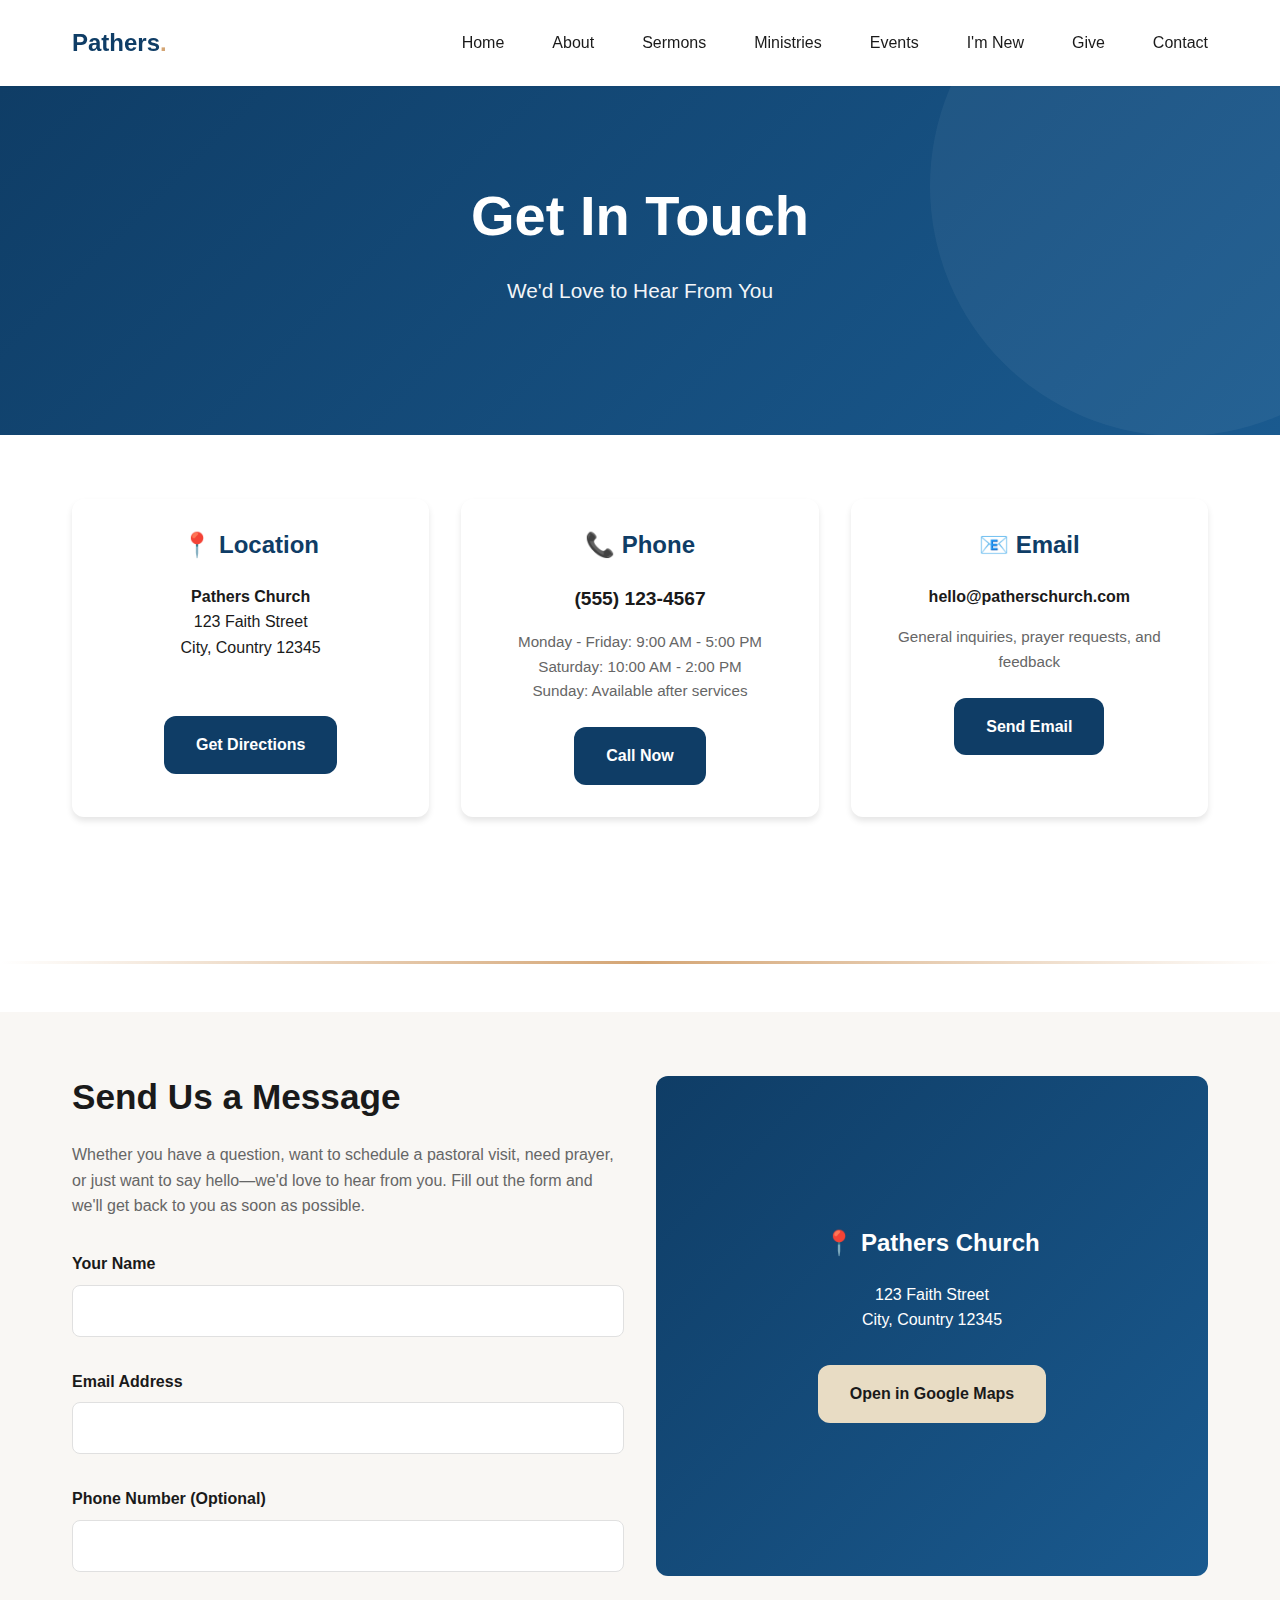
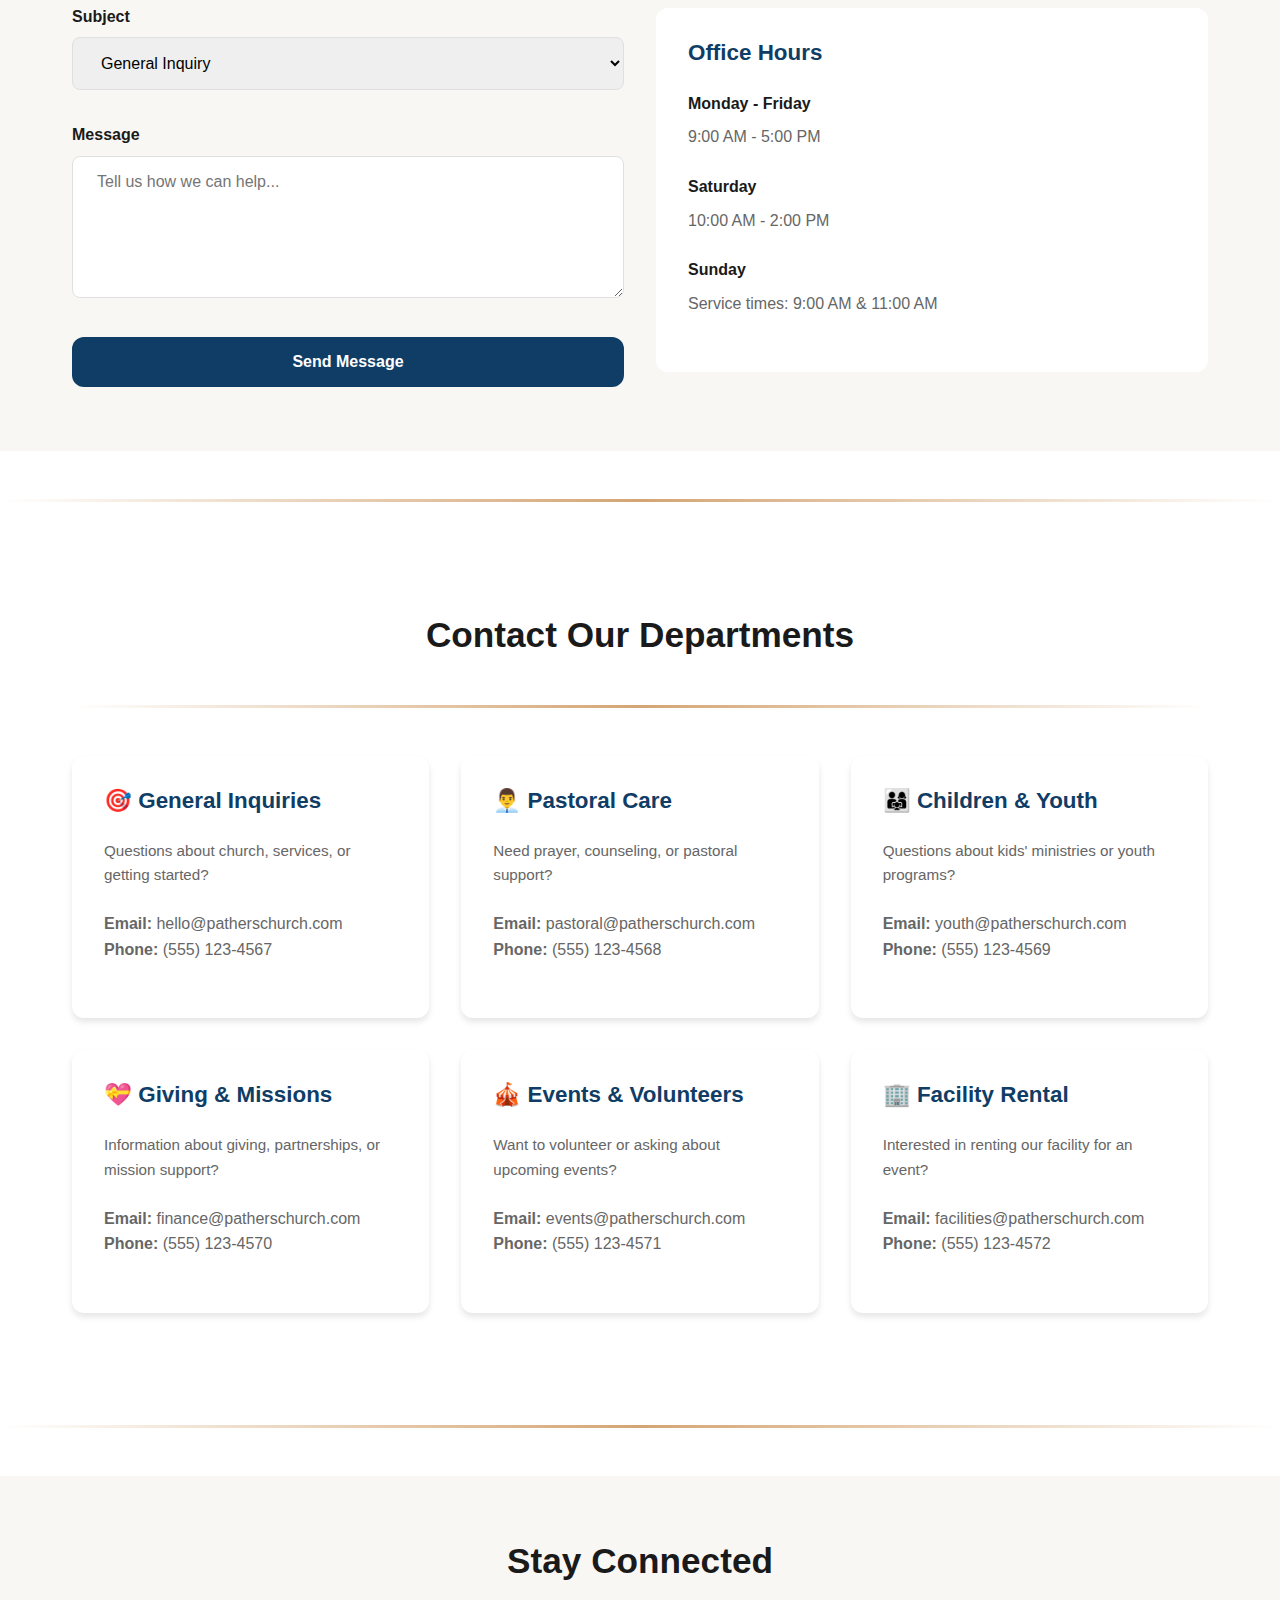
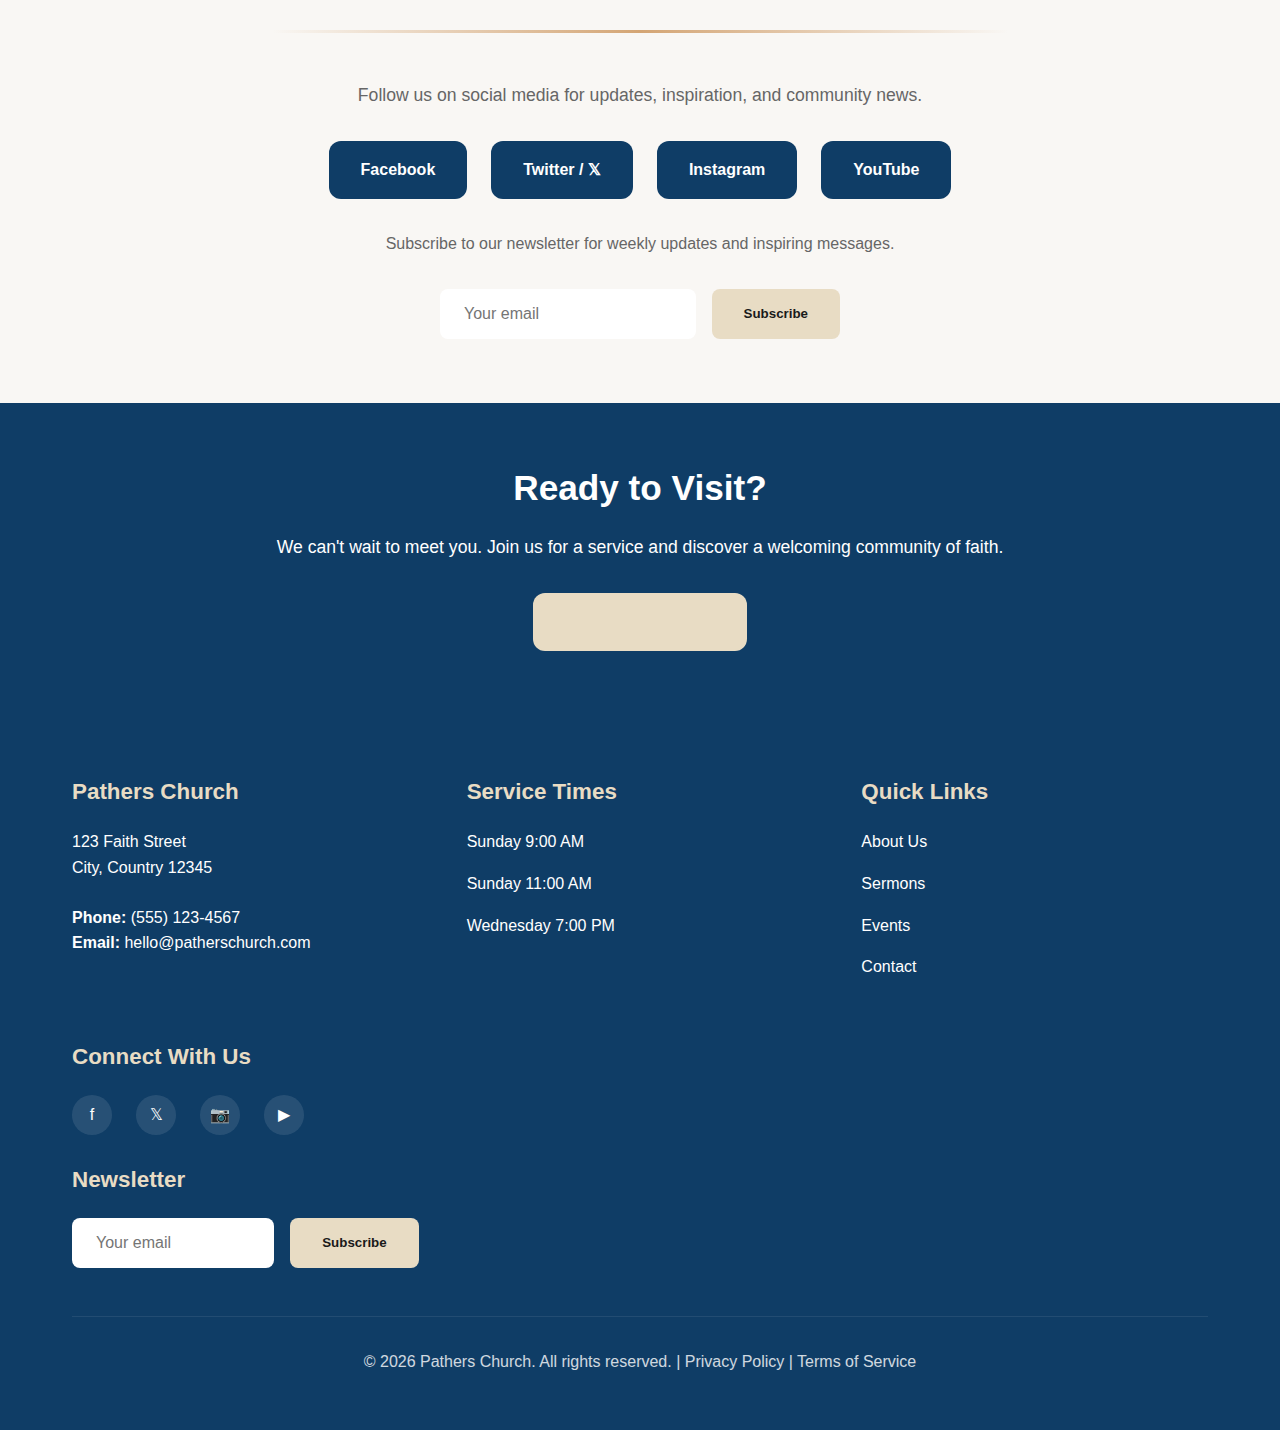
<file: contact.html>
<!DOCTYPE html>
<html lang="en">

<head>
    <meta charset="UTF-8">
    <meta name="viewport" content="width=device-width, initial-scale=1.0">
    <meta name="description" content="Contact Pathers Church. We're here to help, answer questions, and welcome you to our community.">
    <meta name="keywords" content="contact, phone, email, location, directions">
    <title>Contact | Pathers Church - Get in Touch</title>
    <link rel="stylesheet" href="css/style.css">
</head>

<body>
    <!-- Header & Navigation -->
    <header>
        <div class="container">
            <div class="header-container">
                <a href="/" class="logo">Pathers<span>.</span></a>
                <nav>
                    <ul>
                        <li><a href="index.html">Home</a></li>
                        <li><a href="about.html">About</a></li>
                        <li><a href="sermons.html">Sermons</a></li>
                        <li><a href="ministries.html">Ministries</a></li>
                        <li><a href="events.html">Events</a></li>
                        <li><a href="im-new.html">I'm New</a></li>
                        <li><a href="give.html">Give</a></li>
                        <li><a href="contact.html">Contact</a></li>
                    </ul>
                </nav>
                <button class="mobile-menu-toggle">☰</button>
            </div>
        </div>
    </header>

    <!-- Hero Section -->
    <section class="hero">
        <div class="hero-content">
            <h1>Get In Touch</h1>
            <p class="hero-tagline">We'd Love to Hear From You</p>
        </div>
    </section>

    <!-- Contact Information -->
    <section>
        <div class="container">
            <div class="grid grid-3 mb-lg">
                <div class="card fade-on-scroll text-center">
                    <h3 style="font-size: 1.5rem; color: var(--primary-color); margin-bottom: var(--spacing-md);">📍 Location</h3>
                    <p><strong>Pathers Church</strong><br> 123 Faith Street<br> City, Country 12345</p>
                    <a href="https://maps.google.com" class="btn btn-primary" style="margin-top: var(--spacing-lg);" target="_blank">Get Directions</a>
                </div>

                <div class="card fade-on-scroll text-center">
                    <h3 style="font-size: 1.5rem; color: var(--primary-color); margin-bottom: var(--spacing-md);">📞 Phone</h3>
                    <p style="font-size: 1.2rem; margin-bottom: var(--spacing-sm);"><strong>(555) 123-4567</strong></p>
                    <p style="color: #666; font-size: 0.95rem; margin-bottom: var(--spacing-md);">Monday - Friday: 9:00 AM - 5:00 PM<br>Saturday: 10:00 AM - 2:00 PM<br>Sunday: Available after services</p>
                    <a href="tel:+15551234567" class="btn btn-primary">Call Now</a>
                </div>

                <div class="card fade-on-scroll text-center">
                    <h3 style="font-size: 1.5rem; color: var(--primary-color); margin-bottom: var(--spacing-md);">📧 Email</h3>
                    <p style="margin-bottom: var(--spacing-sm);"><strong>hello@patherschurch.com</strong></p>
                    <p style="color: #666; font-size: 0.95rem; margin-bottom: var(--spacing-md);">General inquiries, prayer requests, and feedback</p>
                    <a href="mailto:hello@patherschurch.com" class="btn btn-primary">Send Email</a>
                </div>
            </div>
        </div>
    </section>

    <div class="section-divider"></div>

    <!-- Contact Form & Map -->
    <section class="light-bg">
        <div class="container">
            <div class="grid grid-2">
                <!-- Contact Form -->
                <div class="fade-on-scroll">
                    <h2>Send Us a Message</h2>
                    <p style="color: #666; margin-bottom: var(--spacing-lg);">Whether you have a question, want to schedule a pastoral visit, need prayer, or just want to say hello—we'd love to hear from you. Fill out the form and we'll get back to you as soon as possible.</p>

                    <form id="contact-form">
                        <div class="form-group">
                            <label for="contact-name">Your Name</label>
                            <input type="text" id="contact-name" name="name" required>
                        </div>

                        <div class="form-group">
                            <label for="contact-email">Email Address</label>
                            <input type="email" id="contact-email" name="email" required>
                        </div>

                        <div class="form-group">
                            <label for="contact-phone">Phone Number (Optional)</label>
                            <input type="tel" id="contact-phone" name="phone">
                        </div>

                        <div class="form-group">
                            <label for="contact-subject">Subject</label>
                            <select id="contact-subject" name="subject">
                                <option>General Inquiry</option>
                                <option>Prayer Request</option>
                                <option>Ministry Interest</option>
                                <option>Pastoral Needs</option>
                                <option>Event Registration</option>
                                <option>Facility Rental</option>
                                <option>Other</option>
                            </select>
                        </div>

                        <div class="form-group">
                            <label for="contact-message">Message</label>
                            <textarea id="contact-message" name="message" rows="6" placeholder="Tell us how we can help..." required></textarea>
                        </div>

                        <button type="submit" class="btn btn-primary" style="width: 100%;">Send Message</button>
                    </form>
                </div>

                <!-- Map Placeholder -->
                <div class="fade-on-scroll">
                    <div style="background: linear-gradient(135deg, #0f3d66, #1a5a8f); width: 100%; height: 500px; border-radius: 12px; display: flex; align-items: center; justify-content: center;">
                        <div style="text-align: center; color: white;">
                            <h3 style="margin-bottom: var(--spacing-md); font-size: 1.5rem;">📍 Pathers Church</h3>
                            <p style="margin-bottom: var(--spacing-lg);">123 Faith Street<br>City, Country 12345</p>
                            <a href="https://maps.google.com" class="btn btn-secondary" target="_blank">Open in Google Maps</a>
                        </div>
                    </div>

                    <div style="background: white; padding: var(--spacing-lg); border-radius: 12px; margin-top: var(--spacing-lg);">
                        <h4 style="color: var(--primary-color); margin-bottom: var(--spacing-md);">Office Hours</h4>
                        <div style="margin-bottom: var(--spacing-md);">
                            <p style="font-weight: 600; margin-bottom: var(--spacing-xs);">Monday - Friday</p>
                            <p style="color: #666;">9:00 AM - 5:00 PM</p>
                        </div>
                        <div style="margin-bottom: var(--spacing-md);">
                            <p style="font-weight: 600; margin-bottom: var(--spacing-xs);">Saturday</p>
                            <p style="color: #666;">10:00 AM - 2:00 PM</p>
                        </div>
                        <div>
                            <p style="font-weight: 600; margin-bottom: var(--spacing-xs);">Sunday</p>
                            <p style="color: #666;">Service times: 9:00 AM & 11:00 AM</p>
                        </div>
                    </div>
                </div>
            </div>
        </div>
    </section>

    <div class="section-divider"></div>

    <!-- Departments & Contacts -->
    <section>
        <div class="container">
            <h2 class="text-center fade-on-scroll">Contact Our Departments</h2>
            <div class="section-divider"></div>

            <div class="grid grid-3">
                <div class="card fade-on-scroll">
                    <h4 style="color: var(--primary-color); margin-bottom: var(--spacing-md);">🎯 General Inquiries</h4>
                    <p class="card-text">Questions about church, services, or getting started?</p>
                    <p style="margin-top: var(--spacing-md); color: #666;">
                        <strong>Email:</strong> hello@patherschurch.com<br>
                        <strong>Phone:</strong> (555) 123-4567
                    </p>
                </div>

                <div class="card fade-on-scroll">
                    <h4 style="color: var(--primary-color); margin-bottom: var(--spacing-md);">👨‍💼 Pastoral Care</h4>
                    <p class="card-text">Need prayer, counseling, or pastoral support?</p>
                    <p style="margin-top: var(--spacing-md); color: #666;">
                        <strong>Email:</strong> pastoral@patherschurch.com<br>
                        <strong>Phone:</strong> (555) 123-4568
                    </p>
                </div>

                <div class="card fade-on-scroll">
                    <h4 style="color: var(--primary-color); margin-bottom: var(--spacing-md);">👨‍👩‍👧 Children & Youth</h4>
                    <p class="card-text">Questions about kids' ministries or youth programs?</p>
                    <p style="margin-top: var(--spacing-md); color: #666;">
                        <strong>Email:</strong> youth@patherschurch.com<br>
                        <strong>Phone:</strong> (555) 123-4569
                    </p>
                </div>

                <div class="card fade-on-scroll">
                    <h4 style="color: var(--primary-color); margin-bottom: var(--spacing-md);">💝 Giving & Missions</h4>
                    <p class="card-text">Information about giving, partnerships, or mission support?</p>
                    <p style="margin-top: var(--spacing-md); color: #666;">
                        <strong>Email:</strong> finance@patherschurch.com<br>
                        <strong>Phone:</strong> (555) 123-4570
                    </p>
                </div>

                <div class="card fade-on-scroll">
                    <h4 style="color: var(--primary-color); margin-bottom: var(--spacing-md);">🎪 Events & Volunteers</h4>
                    <p class="card-text">Want to volunteer or asking about upcoming events?</p>
                    <p style="margin-top: var(--spacing-md); color: #666;">
                        <strong>Email:</strong> events@patherschurch.com<br>
                        <strong>Phone:</strong> (555) 123-4571
                    </p>
                </div>

                <div class="card fade-on-scroll">
                    <h4 style="color: var(--primary-color); margin-bottom: var(--spacing-md);">🏢 Facility Rental</h4>
                    <p class="card-text">Interested in renting our facility for an event?</p>
                    <p style="margin-top: var(--spacing-md); color: #666;">
                        <strong>Email:</strong> facilities@patherschurch.com<br>
                        <strong>Phone:</strong> (555) 123-4572
                    </p>
                </div>
            </div>
        </div>
    </section>

    <div class="section-divider"></div>

    <!-- Follow Us Section -->
    <section class="light-bg">
        <div class="container-sm text-center fade-on-scroll">
            <h2>Stay Connected</h2>
            <div class="section-divider"></div>
            <p style="font-size: 1.1rem; color: #666; margin-bottom: var(--spacing-lg);">Follow us on social media for updates, inspiration, and community news.</p>

            <div style="display: flex; gap: var(--spacing-md); justify-content: center; flex-wrap: wrap; margin-bottom: var(--spacing-lg);">
                <a href="https://facebook.com" class="btn btn-primary" target="_blank">Facebook</a>
                <a href="https://twitter.com" class="btn btn-primary" target="_blank">Twitter / 𝕏</a>
                <a href="https://instagram.com" class="btn btn-primary" target="_blank">Instagram</a>
                <a href="https://youtube.com" class="btn btn-primary" target="_blank">YouTube</a>
            </div>

            <p style="color: #666; margin-bottom: var(--spacing-lg);">Subscribe to our newsletter for weekly updates and inspiring messages.</p>
            <form class="newsletter-form" style="max-width: 400px; margin: 0 auto;">
                <input type="email" placeholder="Your email" required>
                <button type="submit">Subscribe</button>
            </form>
        </div>
    </section>

    <!-- CTA -->
    <section class="dark-bg">
        <div class="container-sm text-center fade-on-scroll">
            <h2>Ready to Visit?</h2>
            <p style="font-size: 1.1rem; margin-bottom: var(--spacing-lg);">We can't wait to meet you. Join us for a service and discover a welcoming community of faith.</p>
            <a href="im-new.html" class="btn btn-secondary">Plan Your First Visit</a>
        </div>
    </section>

    <!-- Footer -->
    <footer>
        <div class="container">
            <div class="footer-content">
                <div class="footer-section">
                    <h4>Pathers Church</h4>
                    <p>123 Faith Street<br>City, Country 12345</p>
                    <p><strong>Phone:</strong> (555) 123-4567<br><strong>Email:</strong> hello@patherschurch.com</p>
                </div>

                <div class="footer-section">
                    <h4>Service Times</h4>
                    <ul>
                        <li>Sunday 9:00 AM</li>
                        <li>Sunday 11:00 AM</li>
                        <li>Wednesday 7:00 PM</li>
                    </ul>
                </div>

                <div class="footer-section">
                    <h4>Quick Links</h4>
                    <ul>
                        <li><a href="about.html">About Us</a></li>
                        <li><a href="sermons.html">Sermons</a></li>
                        <li><a href="events.html">Events</a></li>
                        <li><a href="contact.html">Contact</a></li>
                    </ul>
                </div>

                <div class="footer-section">
                    <h4>Connect With Us</h4>
                    <div class="social-links">
                        <a href="https://facebook.com" title="Facebook" target="_blank">f</a>
                        <a href="https://twitter.com" title="Twitter" target="_blank">𝕏</a>
                        <a href="https://instagram.com" title="Instagram" target="_blank">📷</a>
                        <a href="https://youtube.com" title="YouTube" target="_blank">▶</a>
                    </div>
                    <h4 style="margin-top: var(--spacing-lg);">Newsletter</h4>
                    <form class="newsletter-form">
                        <input type="email" placeholder="Your email" required>
                        <button type="submit">Subscribe</button>
                    </form>
                </div>
            </div>

            <div class="footer-bottom">
                <p>&copy; 2026 Pathers Church. All rights reserved. | <a href="#" style="color: inherit;">Privacy Policy</a> | <a href="#" style="color: inherit;">Terms of Service</a></p>
            </div>
        </div>
    </footer>

    <script src="js/main.js"></script>
</body>

</html>
</file>
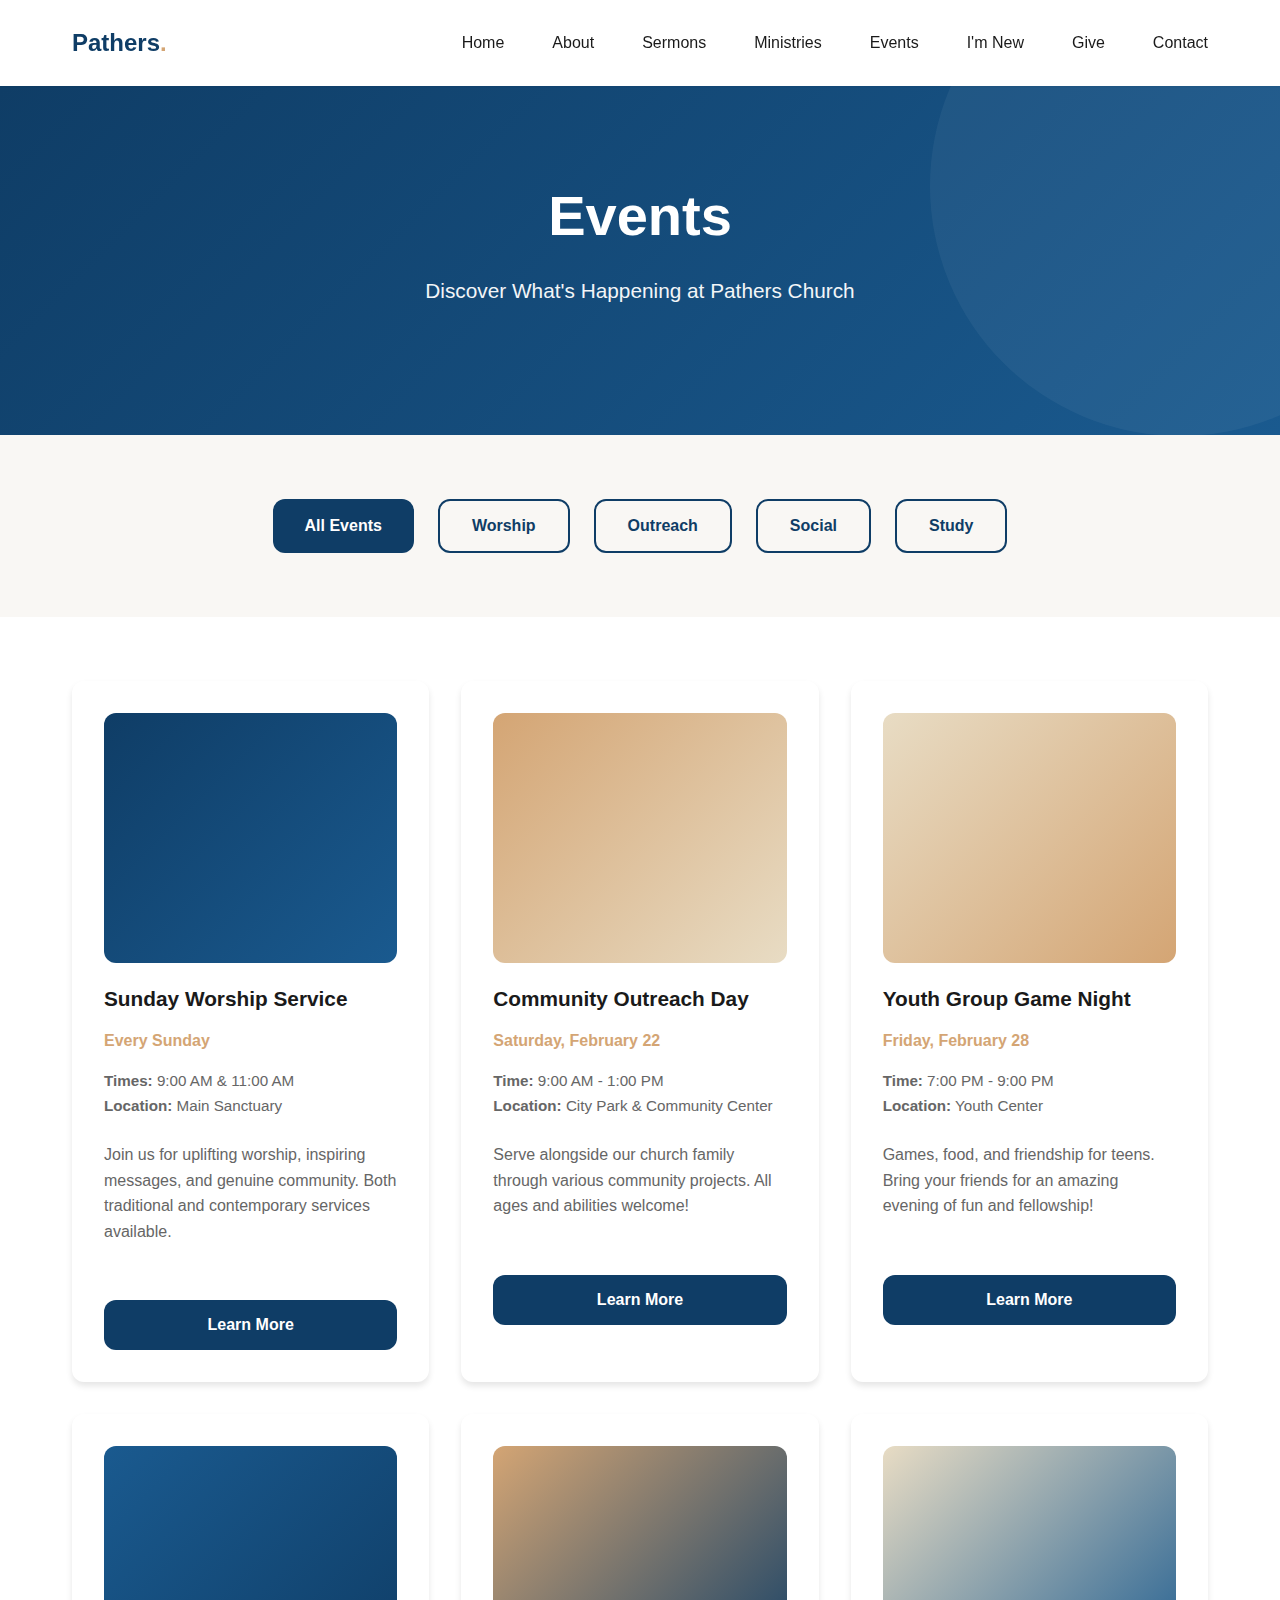
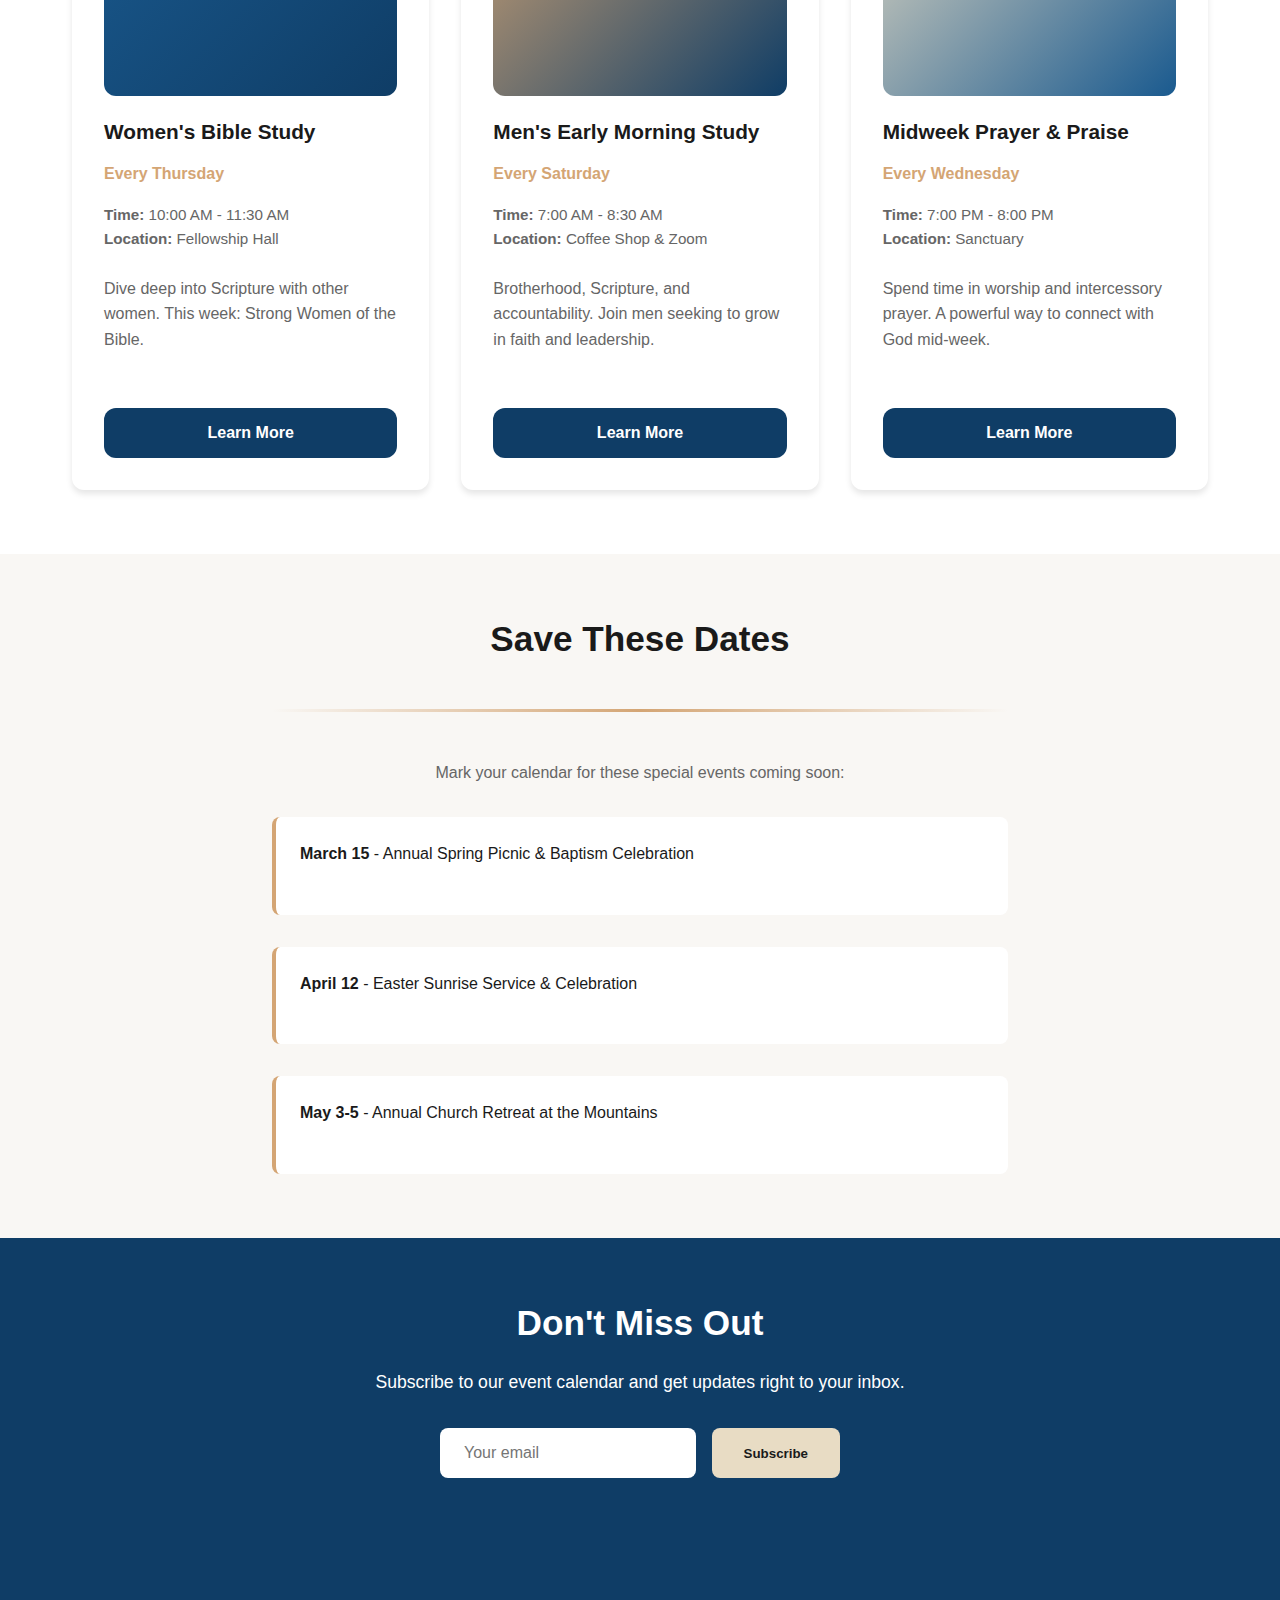
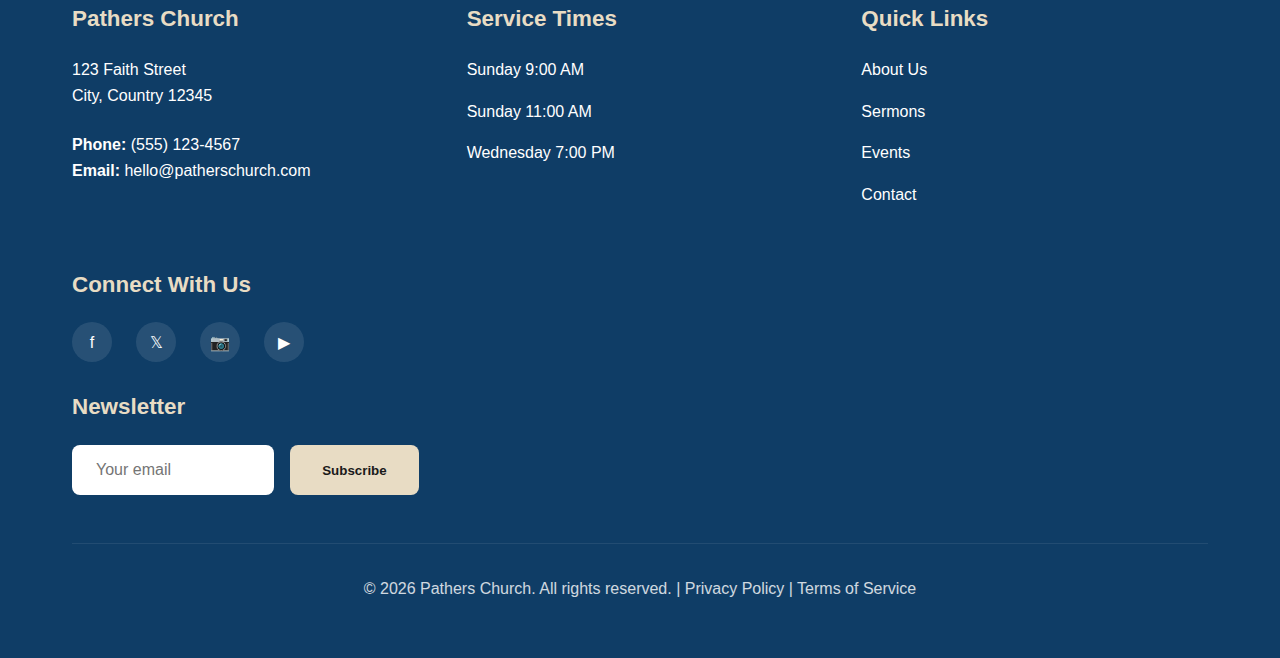
<file: events.html>
<!DOCTYPE html>
<html lang="en">

<head>
    <meta charset="UTF-8">
    <meta name="viewport" content="width=device-width, initial-scale=1.0">
    <meta name="description" content="Browse upcoming events at Pathers Church. From worship services to community outreach and social gatherings.">
    <meta name="keywords" content="events, calendar, activities, gatherings, community">
    <title>Events | Pathers Church - What's Happening</title>
    <link rel="stylesheet" href="css/style.css">
</head>

<body>
    <!-- Header & Navigation -->
    <header>
        <div class="container">
            <div class="header-container">
                <a href="/" class="logo">Pathers<span>.</span></a>
                <nav>
                    <ul>
                        <li><a href="index.html">Home</a></li>
                        <li><a href="about.html">About</a></li>
                        <li><a href="sermons.html">Sermons</a></li>
                        <li><a href="ministries.html">Ministries</a></li>
                        <li><a href="events.html">Events</a></li>
                        <li><a href="im-new.html">I'm New</a></li>
                        <li><a href="give.html">Give</a></li>
                        <li><a href="contact.html">Contact</a></li>
                    </ul>
                </nav>
                <button class="mobile-menu-toggle">☰</button>
            </div>
        </div>
    </header>

    <!-- Hero Section -->
    <section class="hero">
        <div class="hero-content">
            <h1>Events</h1>
            <p class="hero-tagline">Discover What's Happening at Pathers Church</p>
        </div>
    </section>

    <!-- Filter Section -->
    <section class="light-bg">
        <div class="container">
            <div style="display: flex; gap: var(--spacing-md); justify-content: center; flex-wrap: wrap;">
                <button class="btn btn-primary event-filter-btn active" data-category="all">All Events</button>
                <button class="btn btn-outline event-filter-btn" data-category="worship">Worship</button>
                <button class="btn btn-outline event-filter-btn" data-category="outreach">Outreach</button>
                <button class="btn btn-outline event-filter-btn" data-category="social">Social</button>
                <button class="btn btn-outline event-filter-btn" data-category="study">Study</button>
            </div>
        </div>
    </section>

    <!-- Events Grid -->
    <section>
        <div class="container">
            <div class="grid grid-3">
                <!-- Event 1 -->
                <div class="card event-card fade-on-scroll" data-category="worship">
                    <div class="card-image" style="background: linear-gradient(135deg, #0f3d66, #1a5a8f);"></div>
                    <h4 class="card-title">Sunday Worship Service</h4>
                    <p style="color: var(--accent-color); font-weight: 600; margin-bottom: var(--spacing-sm);">Every Sunday</p>
                    <p class="card-text"><strong>Times:</strong> 9:00 AM & 11:00 AM<br><strong>Location:</strong> Main Sanctuary</p>
                    <p style="margin-top: var(--spacing-md); color: #666;">Join us for uplifting worship, inspiring messages, and genuine community. Both traditional and contemporary services available.</p>
                    <button class="btn btn-primary" style="width: 100%; margin-top: var(--spacing-lg);" onclick="modal.open('event-worship')">Learn More</button>
                </div>

                <!-- Event 2 -->
                <div class="card event-card fade-on-scroll" data-category="outreach">
                    <div class="card-image" style="background: linear-gradient(135deg, #d4a574, #e8dcc4);"></div>
                    <h4 class="card-title">Community Outreach Day</h4>
                    <p style="color: var(--accent-color); font-weight: 600; margin-bottom: var(--spacing-sm);">Saturday, February 22</p>
                    <p class="card-text"><strong>Time:</strong> 9:00 AM - 1:00 PM<br><strong>Location:</strong> City Park & Community Center</p>
                    <p style="margin-top: var(--spacing-md); color: #666;">Serve alongside our church family through various community projects. All ages and abilities welcome!</p>
                    <button class="btn btn-primary" style="width: 100%; margin-top: var(--spacing-lg);" onclick="modal.open('event-outreach')">Learn More</button>
                </div>

                <!-- Event 3 -->
                <div class="card event-card fade-on-scroll" data-category="social">
                    <div class="card-image" style="background: linear-gradient(135deg, #e8dcc4, #d4a574);"></div>
                    <h4 class="card-title">Youth Group Game Night</h4>
                    <p style="color: var(--accent-color); font-weight: 600; margin-bottom: var(--spacing-sm);">Friday, February 28</p>
                    <p class="card-text"><strong>Time:</strong> 7:00 PM - 9:00 PM<br><strong>Location:</strong> Youth Center</p>
                    <p style="margin-top: var(--spacing-md); color: #666;">Games, food, and friendship for teens. Bring your friends for an amazing evening of fun and fellowship!</p>
                    <button class="btn btn-primary" style="width: 100%; margin-top: var(--spacing-lg);" onclick="modal.open('event-youth')">Learn More</button>
                </div>

                <!-- Event 4 -->
                <div class="card event-card fade-on-scroll" data-category="study">
                    <div class="card-image" style="background: linear-gradient(135deg, #1a5a8f, #0f3d66);"></div>
                    <h4 class="card-title">Women's Bible Study</h4>
                    <p style="color: var(--accent-color); font-weight: 600; margin-bottom: var(--spacing-sm);">Every Thursday</p>
                    <p class="card-text"><strong>Time:</strong> 10:00 AM - 11:30 AM<br><strong>Location:</strong> Fellowship Hall</p>
                    <p style="margin-top: var(--spacing-md); color: #666;">Dive deep into Scripture with other women. This week: Strong Women of the Bible.</p>
                    <button class="btn btn-primary" style="width: 100%; margin-top: var(--spacing-lg);" onclick="modal.open('event-womens')">Learn More</button>
                </div>

                <!-- Event 5 -->
                <div class="card event-card fade-on-scroll" data-category="study">
                    <div class="card-image" style="background: linear-gradient(135deg, #d4a574, #0f3d66);"></div>
                    <h4 class="card-title">Men's Early Morning Study</h4>
                    <p style="color: var(--accent-color); font-weight: 600; margin-bottom: var(--spacing-sm);">Every Saturday</p>
                    <p class="card-text"><strong>Time:</strong> 7:00 AM - 8:30 AM<br><strong>Location:</strong> Coffee Shop & Zoom</p>
                    <p style="margin-top: var(--spacing-md); color: #666;">Brotherhood, Scripture, and accountability. Join men seeking to grow in faith and leadership.</p>
                    <button class="btn btn-primary" style="width: 100%; margin-top: var(--spacing-lg);" onclick="modal.open('event-mens')">Learn More</button>
                </div>

                <!-- Event 6 -->
                <div class="card event-card fade-on-scroll" data-category="worship">
                    <div class="card-image" style="background: linear-gradient(135deg, #e8dcc4, #1a5a8f);"></div>
                    <h4 class="card-title">Midweek Prayer & Praise</h4>
                    <p style="color: var(--accent-color); font-weight: 600; margin-bottom: var(--spacing-sm);">Every Wednesday</p>
                    <p class="card-text"><strong>Time:</strong> 7:00 PM - 8:00 PM<br><strong>Location:</strong> Sanctuary</p>
                    <p style="margin-top: var(--spacing-md); color: #666;">Spend time in worship and intercessory prayer. A powerful way to connect with God mid-week.</p>
                    <button class="btn btn-primary" style="width: 100%; margin-top: var(--spacing-lg);" onclick="modal.open('event-prayer')">Learn More</button>
                </div>
            </div>
        </div>
    </section>

    <!-- Event Modals -->
    <div id="event-worship" class="modal-overlay">
        <div class="modal">
            <button class="modal-close">✕</button>
            <h3>Sunday Worship Service</h3>
            <p style="color: var(--accent-color); font-weight: 600; margin-bottom: var(--spacing-md);">Every Sunday | 9:00 AM & 11:00 AM</p>

            <h4>What to Expect</h4>
            <p>Experience authentic worship, inspiring preaching, and genuine community. Whether you prefer traditional hymns or contemporary worship, we have a service for you. First time visitors always receive a warm welcome and can enjoy our welcome
                coffee bar.</p>

            <h4 style="margin-top: var(--spacing-lg);">Details</h4>
            <p><strong>Location:</strong> Pathers Church Sanctuary<br>
                <strong>Duration:</strong> 60 minutes<br>
                <strong>Childcare:</strong> Available for all ages</p>

            <div style="margin-top: var(--spacing-lg);">
                <a href="im-new.html" class="btn btn-primary">Plan Your Visit</a>
            </div>
        </div>
    </div>

    <div id="event-outreach" class="modal-overlay">
        <div class="modal">
            <button class="modal-close">✕</button>
            <h3>Community Outreach Day</h3>
            <p style="color: var(--accent-color); font-weight: 600; margin-bottom: var(--spacing-md);">Saturday, February 22 | 9:00 AM - 1:00 PM</p>

            <h4>About This Event</h4>
            <p>Join us as we serve our community through various meaningful projects. From food banks to park cleanup, from mentoring to home repair assistance, there are opportunities for everyone.</p>

            <h4 style="margin-top: var(--spacing-lg);">What We Need</h4>
            <p>Volunteers of all ages and abilities. No experience necessary—just a willing heart to serve. Light breakfast and lunch provided.</p>

            <div style="margin-top: var(--spacing-lg);">
                <a href="contact.html" class="btn btn-primary">Register to Volunteer</a>
            </div>
        </div>
    </div>

    <div id="event-youth" class="modal-overlay">
        <div class="modal">
            <button class="modal-close">✕</button>
            <h3>Youth Group Game Night</h3>
            <p style="color: var(--accent-color); font-weight: 600; margin-bottom: var(--spacing-md);">Friday, February 28 | 7:00 PM - 9:00 PM</p>

            <h4>What's Planned</h4>
            <p>A night of games, great food, and fantastic friends! We'll have competitive games, team challenges, and lots of laughs. Bring your friends—everyone is welcome!</p>

            <h4 style="margin-top: var(--spacing-lg);">Details</h4>
            <p><strong>For:</strong> Middle & High School Students<br>
                <strong>Cost:</strong> Free (snacks included)<br>
                <strong>What to Bring:</strong> Just yourself and your friends!</p>

            <div style="margin-top: var(--spacing-lg);">
                <a href="contact.html" class="btn btn-primary">RSVP Now</a>
            </div>
        </div>
    </div>

    <div id="event-womens" class="modal-overlay">
        <div class="modal">
            <button class="modal-close">✕</button>
            <h3>Women's Bible Study</h3>
            <p style="color: var(--accent-color); font-weight: 600; margin-bottom: var(--spacing-md);">Every Thursday | 10:00 AM - 11:30 AM</p>

            <h4>About This Group</h4>
            <p>A welcoming community of women diving deep into Scripture, praying together, and supporting one another on our faith journeys. No Bible experience necessary—just a desire to know Jesus more deeply.</p>

            <h4 style="margin-top: var(--spacing-lg);">This Week's Topic</h4>
            <p>Strong Women of the Bible: Exploring the stories of biblical women who changed the world through faith and courage.</p>

            <div style="margin-top: var(--spacing-lg);">
                <a href="contact.html" class="btn btn-primary">Join Us</a>
            </div>
        </div>
    </div>

    <div id="event-mens" class="modal-overlay">
        <div class="modal">
            <button class="modal-close">✕</button>
            <h3>Men's Early Morning Study</h3>
            <p style="color: var(--accent-color); font-weight: 600; margin-bottom: var(--spacing-md);">Every Saturday | 7:00 AM - 8:30 AM</p>

            <h4>What This Is About</h4>
            <p>A brotherhood of men committed to growing in faith, accountability, and living out biblical manhood. We study Scripture, pray for one another, and challenge each other to live with integrity.</p>

            <h4 style="margin-top: var(--spacing-lg);">Format</h4>
            <p>Hybrid: Meet in person at our local coffee shop and virtually on Zoom. Coffee provided!<br>
                <strong>Cost:</strong> Free (you can buy your own coffee)</p>

            <div style="margin-top: var(--spacing-lg);">
                <a href="contact.html" class="btn btn-primary">Get Connected</a>
            </div>
        </div>
    </div>

    <div id="event-prayer" class="modal-overlay">
        <div class="modal">
            <button class="modal-close">✕</button>
            <h3>Midweek Prayer & Praise</h3>
            <p style="color: var(--accent-color); font-weight: 600; margin-bottom: var(--spacing-md);">Every Wednesday | 7:00 PM - 8:00 PM</p>

            <h4>About This Service</h4>
            <p>Connect with God and our church family mid-week through worship music, Scripture, and intercessory prayer. A powerful time to refocus on Jesus and pray for our community, our church, and the world.</p>

            <h4 style="margin-top: var(--spacing-lg);">Who Should Come?</h4>
            <p>Everyone! Whether you're new to prayer or a seasoned intercessor, you're welcome. No experience needed.</p>

            <div style="margin-top: var(--spacing-lg);">
                <a href="prayer.html" class="btn btn-primary">Submit Prayer Requests</a>
            </div>
        </div>
    </div>

    <!-- Calendar Section -->
    <section class="light-bg">
        <div class="container-sm text-center fade-on-scroll">
            <h2>Save These Dates</h2>
            <div class="section-divider"></div>
            <p style="color: #666; margin-bottom: var(--spacing-lg);">Mark your calendar for these special events coming soon:</p>

            <div style="text-align: left;">
                <div style="padding: var(--spacing-md); border-left: 4px solid var(--accent-color); margin-bottom: var(--spacing-lg); background: white; border-radius: var(--radius-md);">
                    <p><strong>March 15</strong> - Annual Spring Picnic & Baptism Celebration</p>
                </div>
                <div style="padding: var(--spacing-md); border-left: 4px solid var(--accent-color); margin-bottom: var(--spacing-lg); background: white; border-radius: var(--radius-md);">
                    <p><strong>April 12</strong> - Easter Sunrise Service & Celebration</p>
                </div>
                <div style="padding: var(--spacing-md); border-left: 4px solid var(--accent-color); background: white; border-radius: var(--radius-md);">
                    <p><strong>May 3-5</strong> - Annual Church Retreat at the Mountains</p>
                </div>
            </div>
        </div>
    </section>

    <!-- CTA -->
    <section class="dark-bg">
        <div class="container-sm text-center fade-on-scroll">
            <h2>Don't Miss Out</h2>
            <p style="font-size: 1.1rem; margin-bottom: var(--spacing-lg);">Subscribe to our event calendar and get updates right to your inbox.</p>
            <form class="newsletter-form" style="max-width: 400px; margin: 0 auto;">
                <input type="email" placeholder="Your email" required>
                <button type="submit">Subscribe</button>
            </form>
        </div>
    </section>

    <!-- Footer -->
    <footer>
        <div class="container">
            <div class="footer-content">
                <div class="footer-section">
                    <h4>Pathers Church</h4>
                    <p>123 Faith Street<br>City, Country 12345</p>
                    <p><strong>Phone:</strong> (555) 123-4567<br><strong>Email:</strong> hello@patherschurch.com</p>
                </div>

                <div class="footer-section">
                    <h4>Service Times</h4>
                    <ul>
                        <li>Sunday 9:00 AM</li>
                        <li>Sunday 11:00 AM</li>
                        <li>Wednesday 7:00 PM</li>
                    </ul>
                </div>

                <div class="footer-section">
                    <h4>Quick Links</h4>
                    <ul>
                        <li><a href="about.html">About Us</a></li>
                        <li><a href="sermons.html">Sermons</a></li>
                        <li><a href="events.html">Events</a></li>
                        <li><a href="contact.html">Contact</a></li>
                    </ul>
                </div>

                <div class="footer-section">
                    <h4>Connect With Us</h4>
                    <div class="social-links">
                        <a href="https://facebook.com" title="Facebook" target="_blank">f</a>
                        <a href="https://twitter.com" title="Twitter" target="_blank">𝕏</a>
                        <a href="https://instagram.com" title="Instagram" target="_blank">📷</a>
                        <a href="https://youtube.com" title="YouTube" target="_blank">▶</a>
                    </div>
                    <h4 style="margin-top: var(--spacing-lg);">Newsletter</h4>
                    <form class="newsletter-form">
                        <input type="email" placeholder="Your email" required>
                        <button type="submit">Subscribe</button>
                    </form>
                </div>
            </div>

            <div class="footer-bottom">
                <p>&copy; 2026 Pathers Church. All rights reserved. | <a href="#" style="color: inherit;">Privacy Policy</a> | <a href="#" style="color: inherit;">Terms of Service</a></p>
            </div>
        </div>
    </footer>

    <script src="js/main.js"></script>
</body>

</html>
</file>
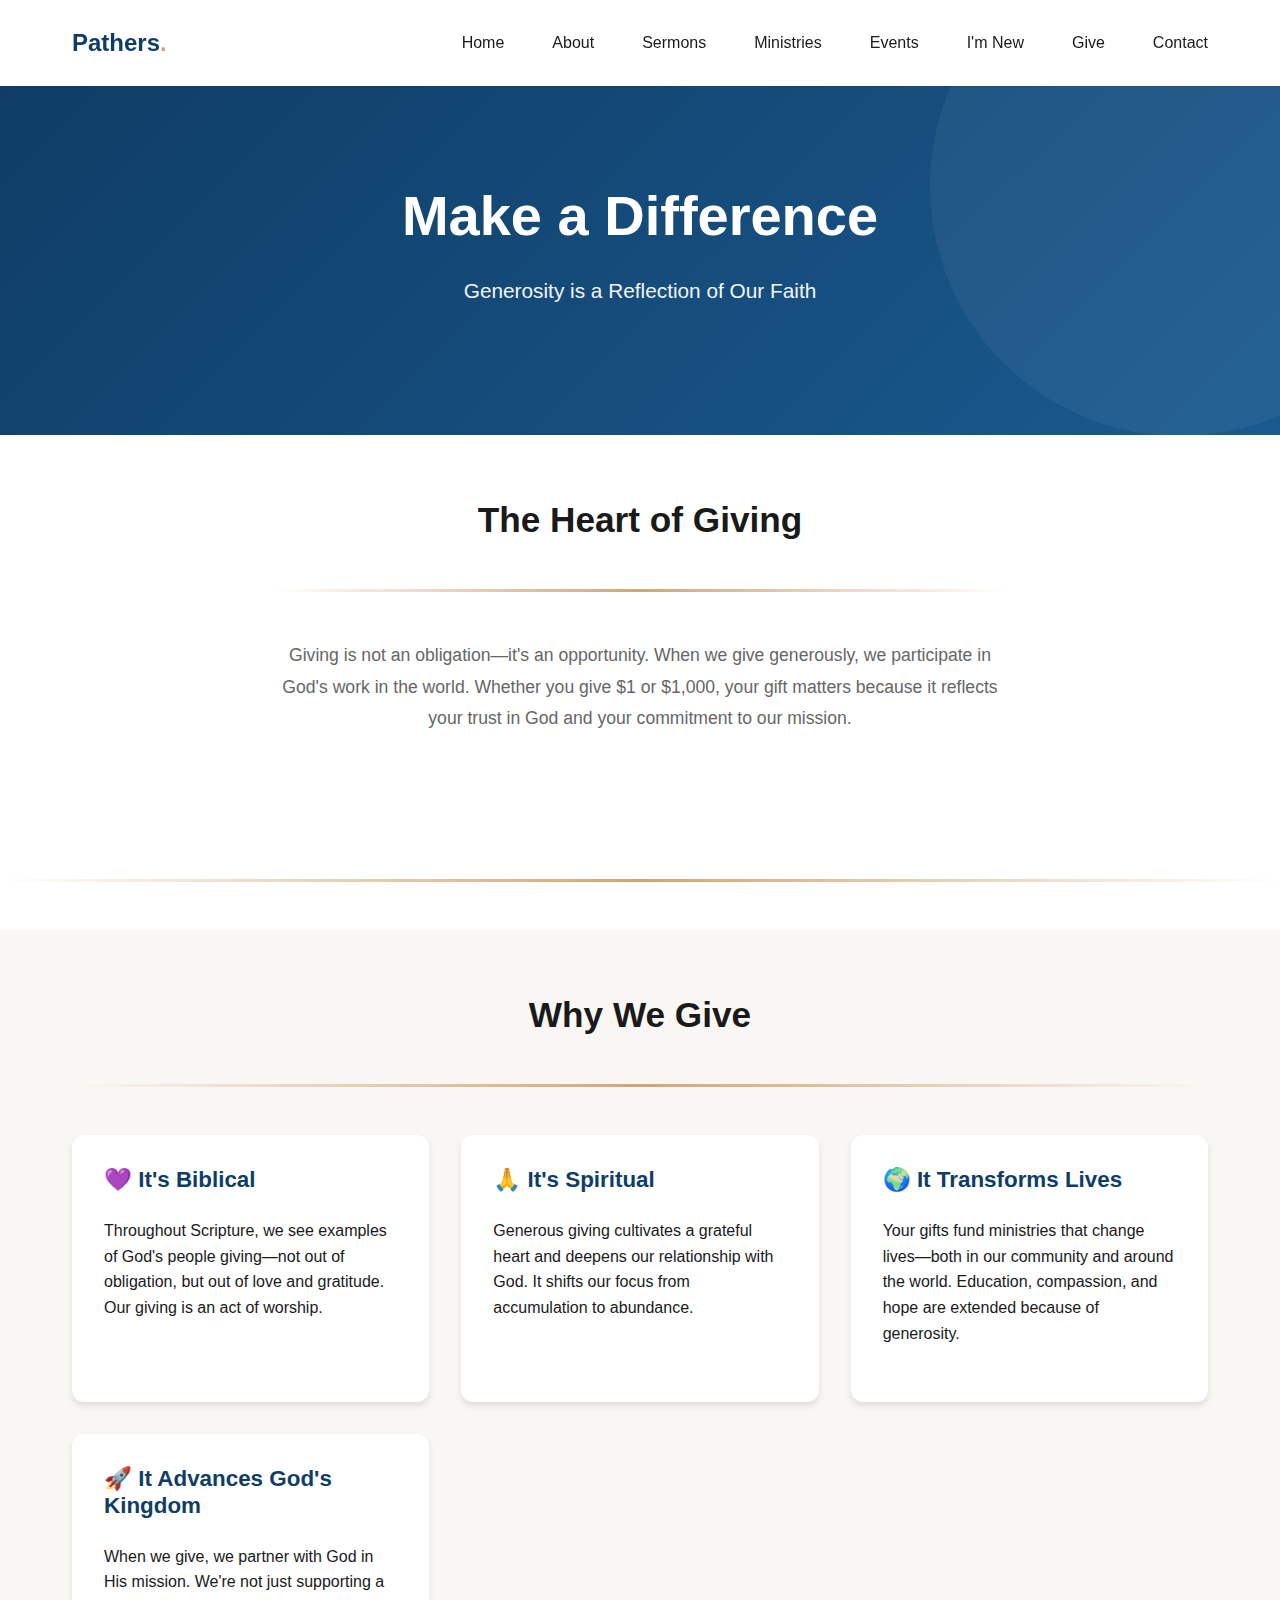
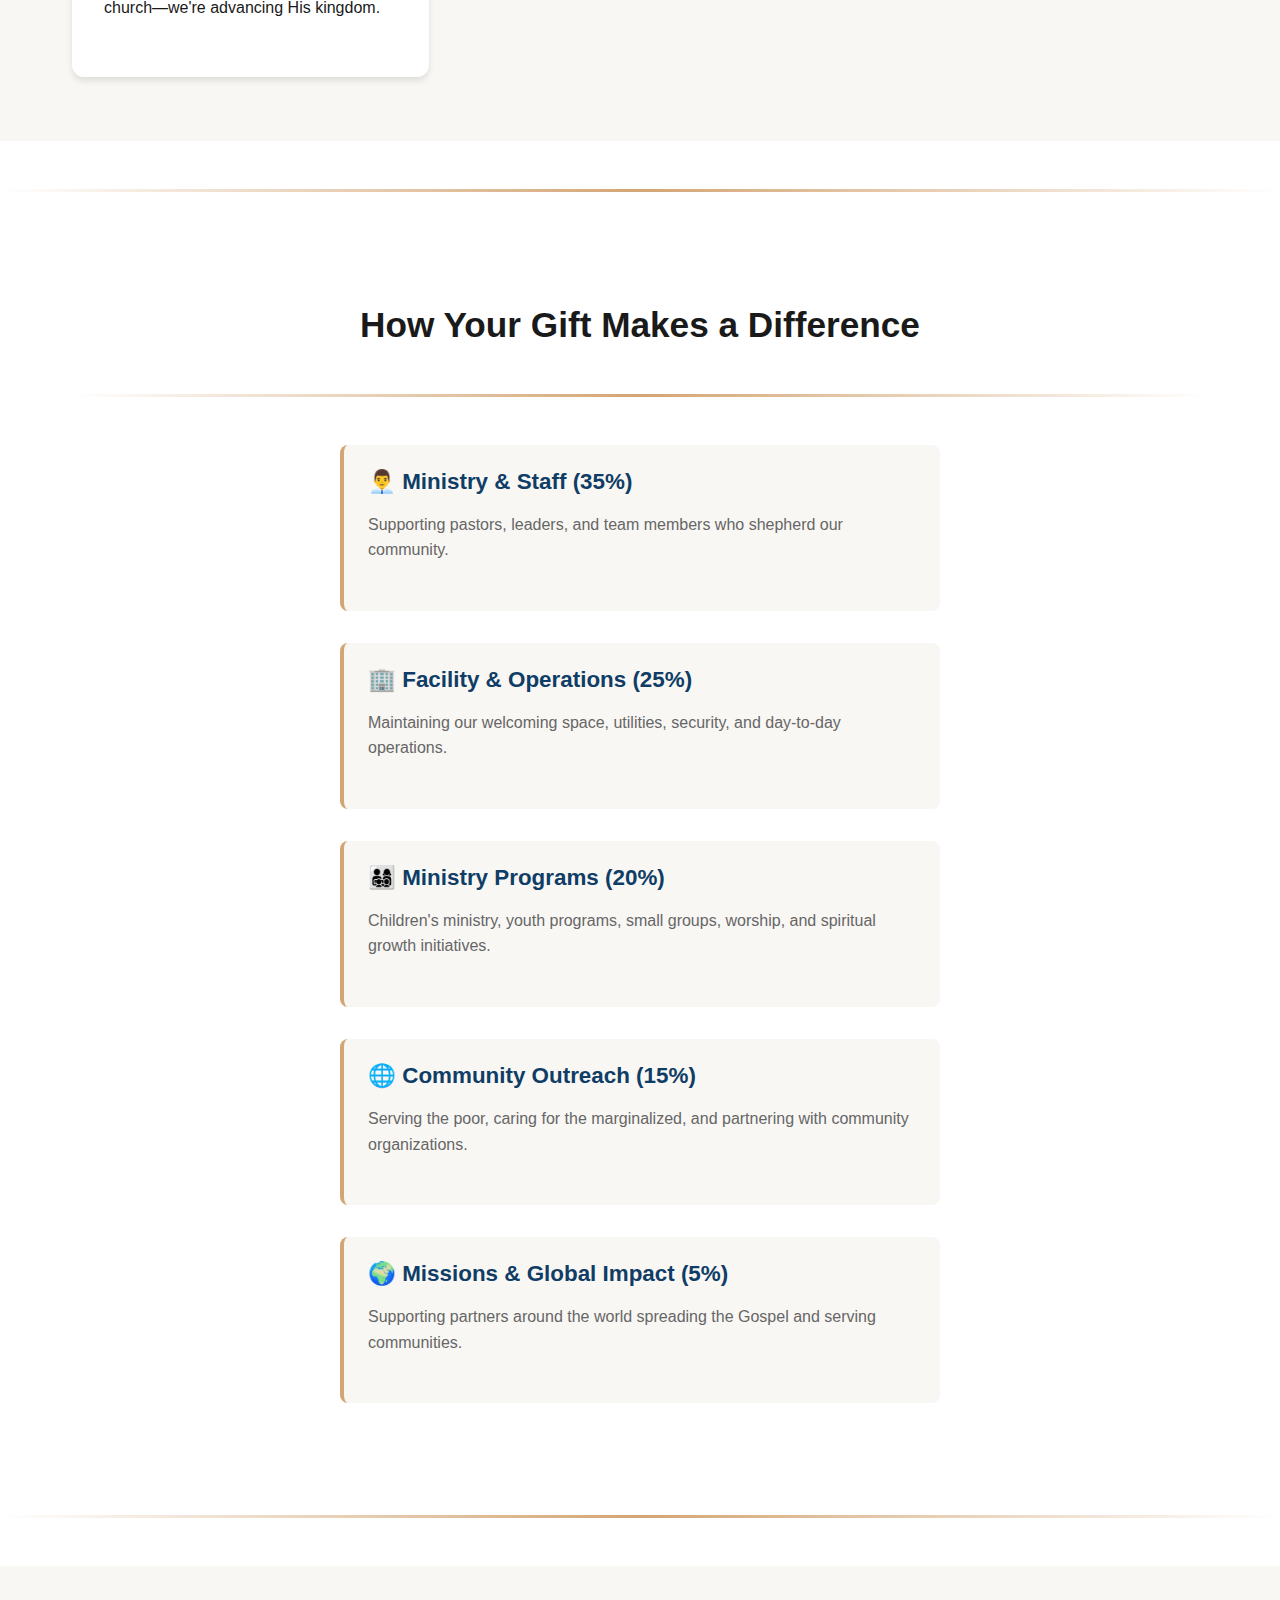
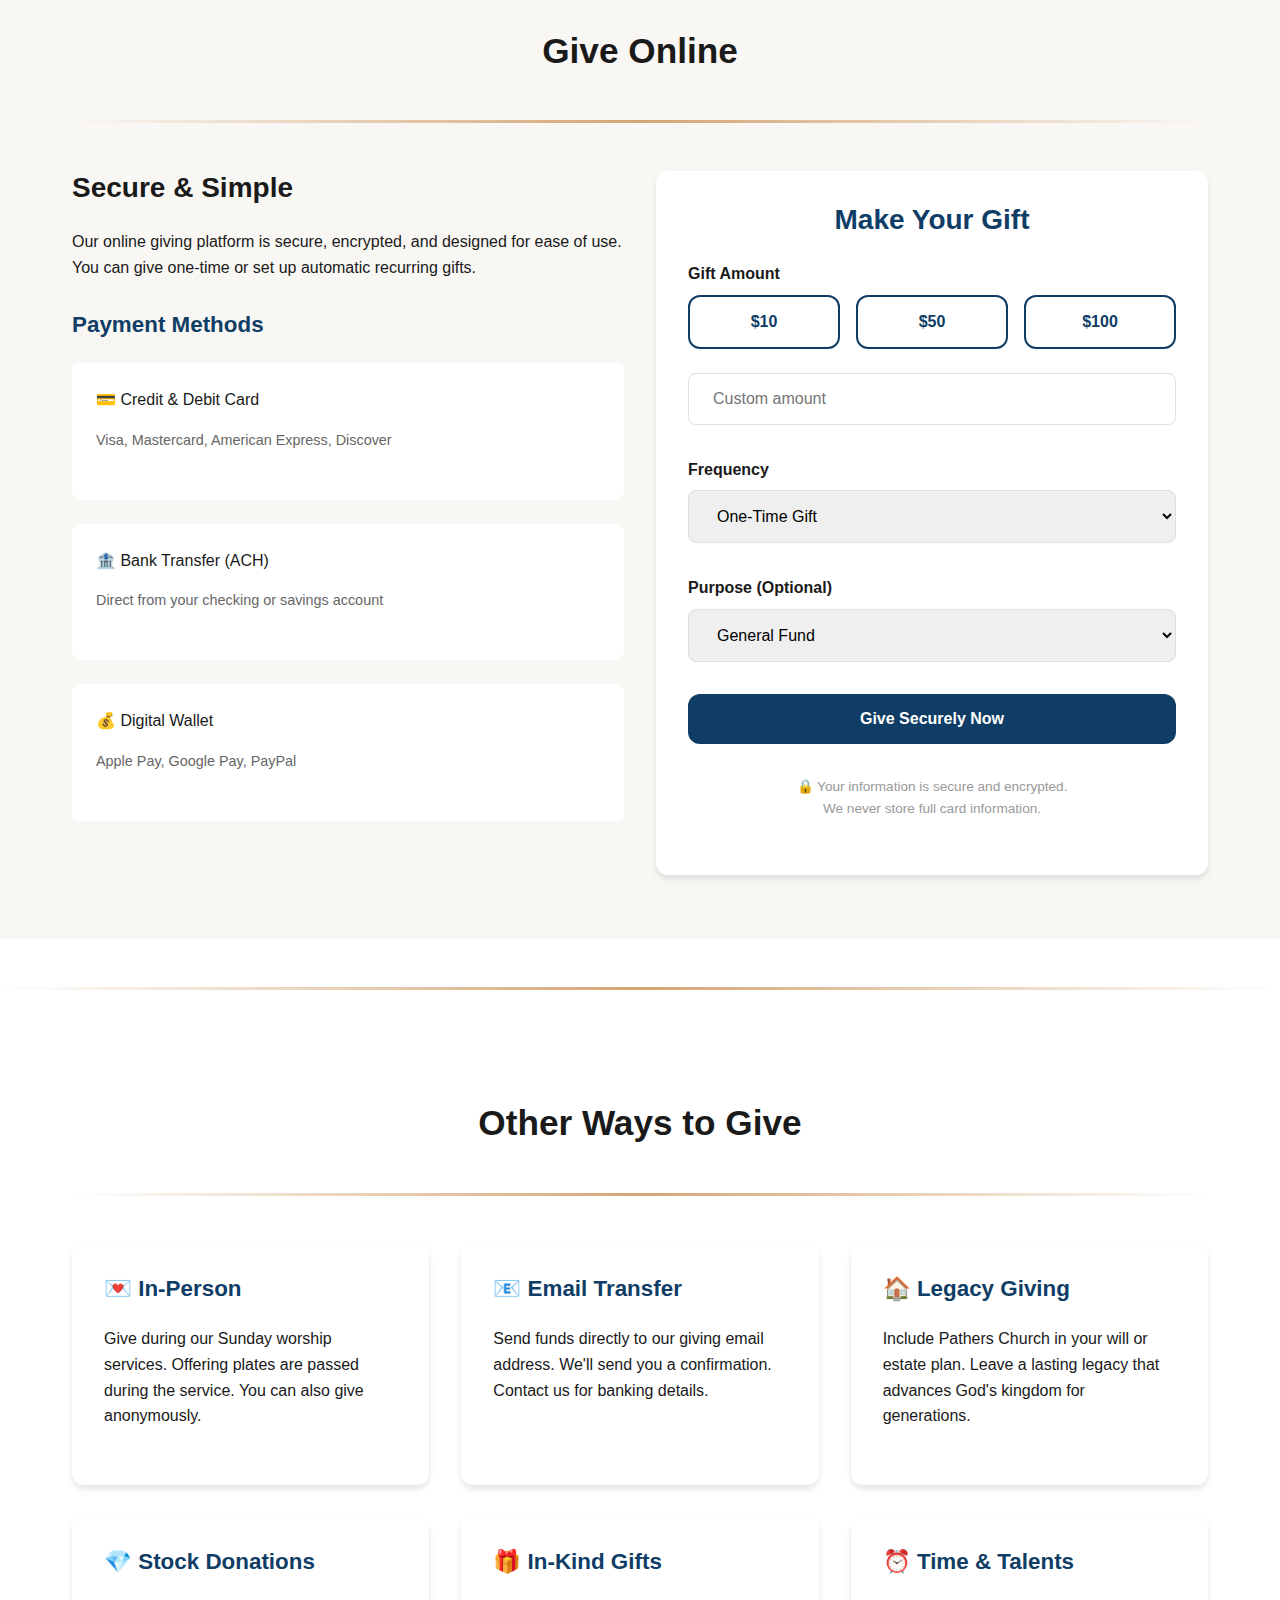
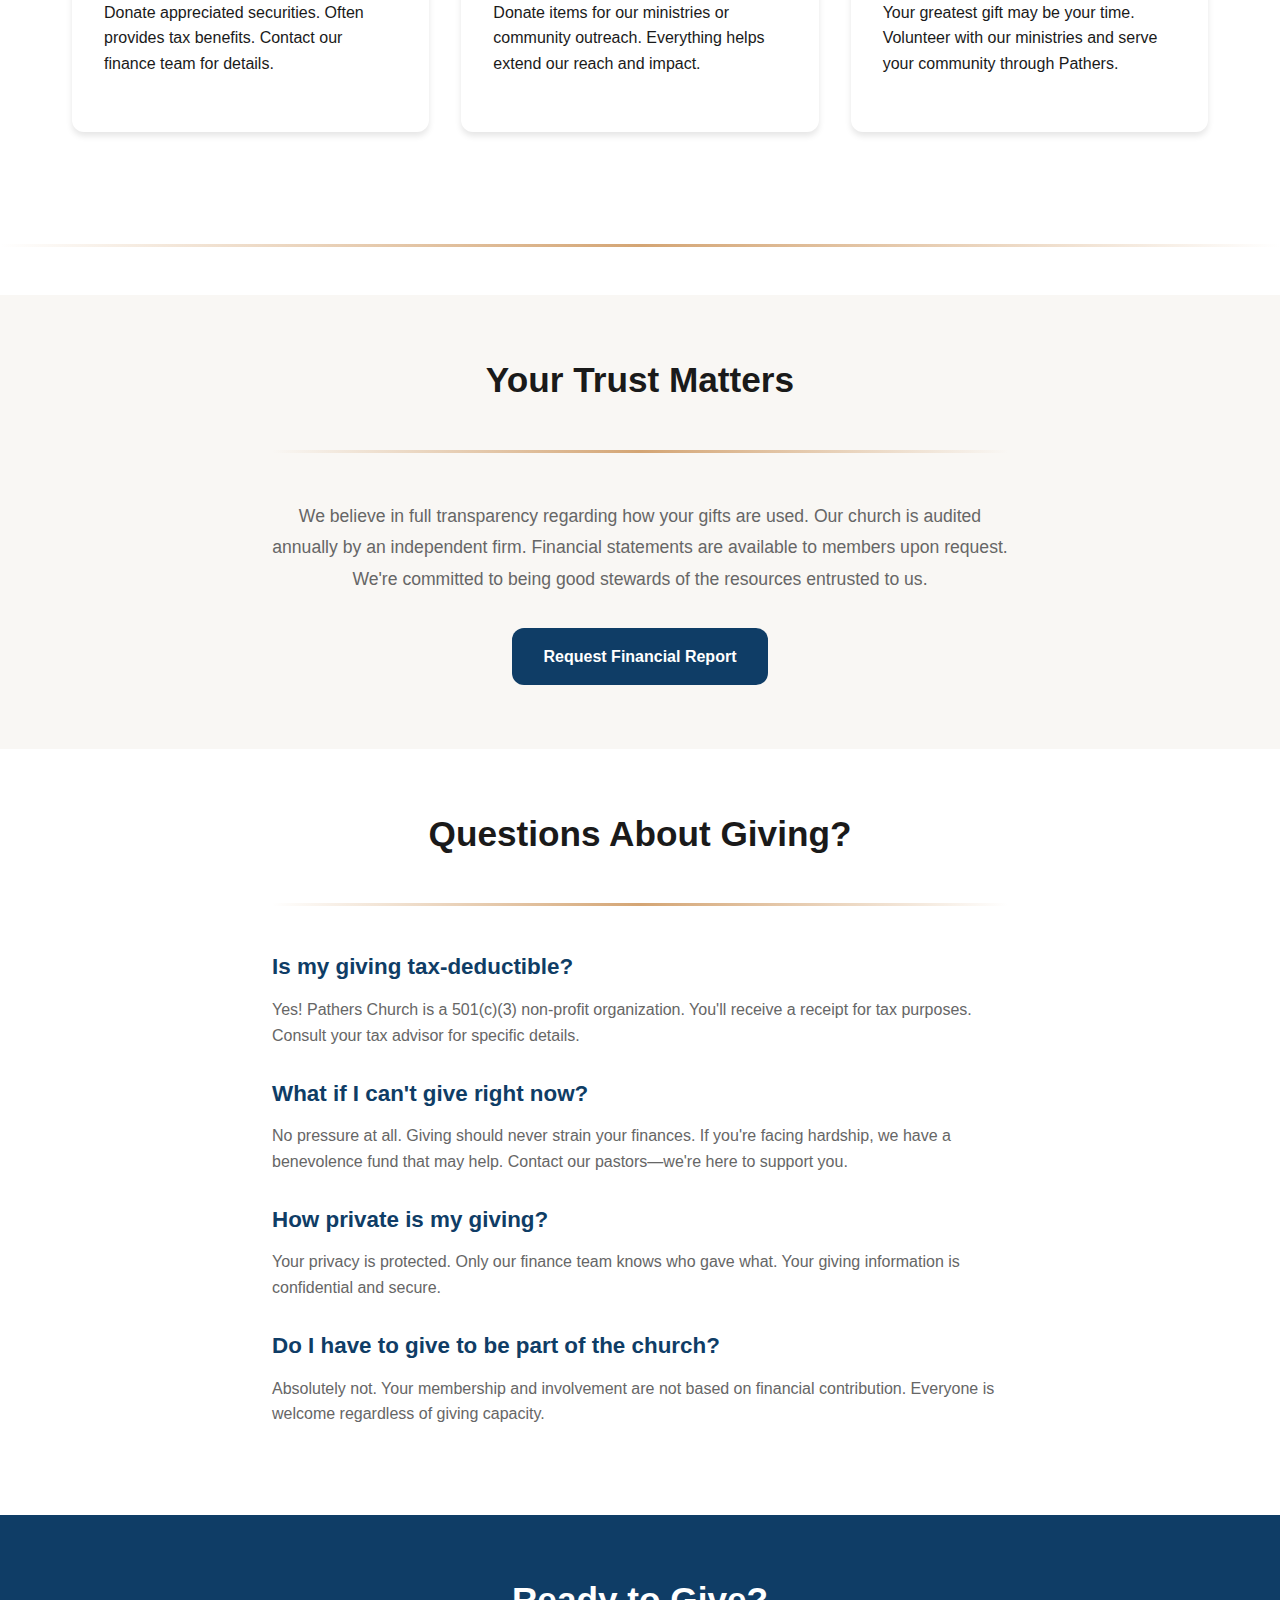
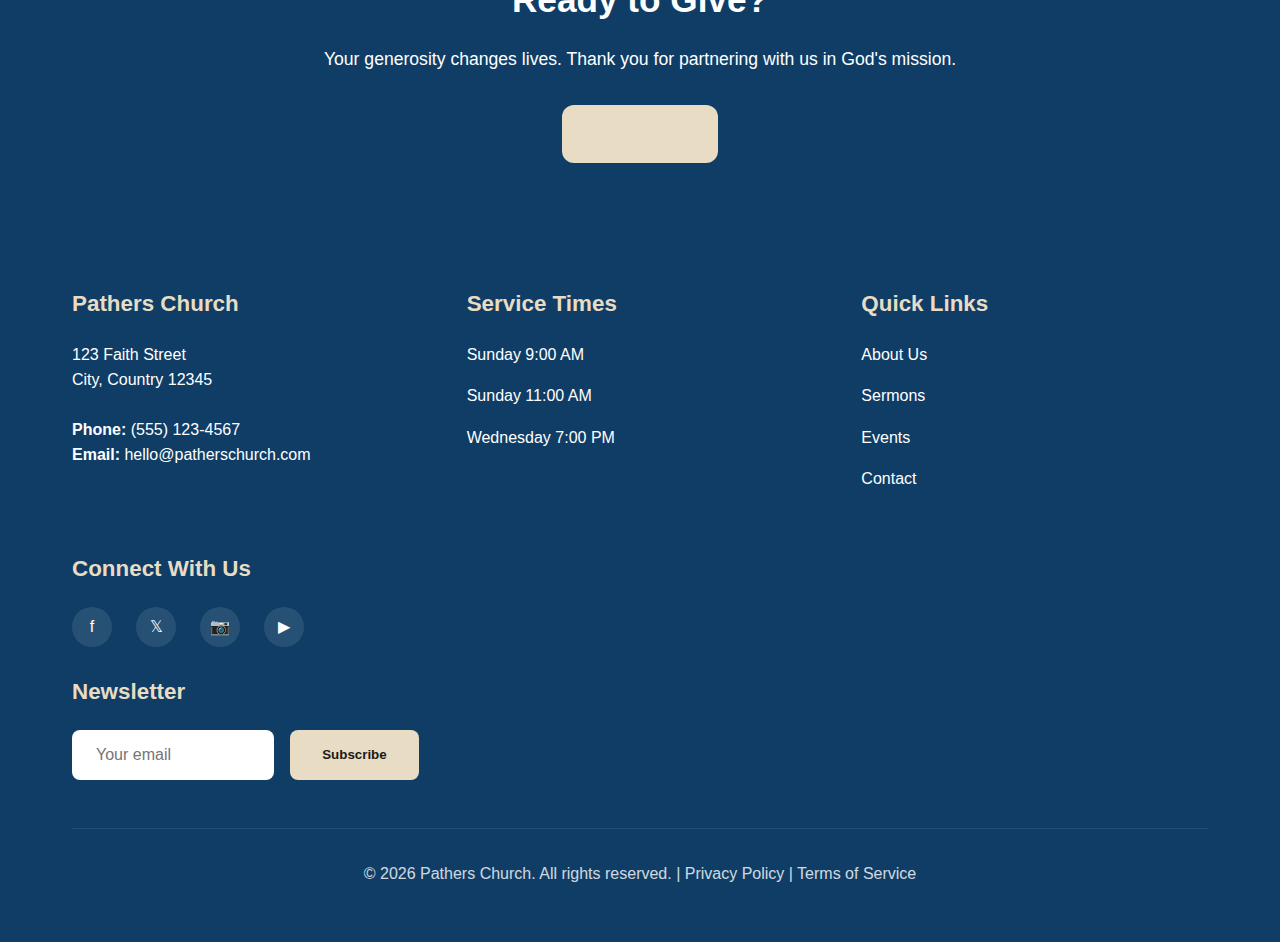
<file: give.html>
<!DOCTYPE html>
<html lang="en">

<head>
    <meta charset="UTF-8">
    <meta name="viewport" content="width=device-width, initial-scale=1.0">
    <meta name="description" content="Support Pathers Church's mission through secure online giving. Multiple payment methods available.">
    <meta name="keywords" content="giving, donations, tithes, offerings, support ministry">
    <title>Give | Pathers Church - Support Our Mission</title>
    <link rel="stylesheet" href="css/style.css">
</head>

<body>
    <!-- Header & Navigation -->
    <header>
        <div class="container">
            <div class="header-container">
                <a href="/" class="logo">Pathers<span>.</span></a>
                <nav>
                    <ul>
                        <li><a href="index.html">Home</a></li>
                        <li><a href="about.html">About</a></li>
                        <li><a href="sermons.html">Sermons</a></li>
                        <li><a href="ministries.html">Ministries</a></li>
                        <li><a href="events.html">Events</a></li>
                        <li><a href="im-new.html">I'm New</a></li>
                        <li><a href="give.html">Give</a></li>
                        <li><a href="contact.html">Contact</a></li>
                    </ul>
                </nav>
                <button class="mobile-menu-toggle">☰</button>
            </div>
        </div>
    </header>

    <!-- Hero Section -->
    <section class="hero">
        <div class="hero-content">
            <h1>Make a Difference</h1>
            <p class="hero-tagline">Generosity is a Reflection of Our Faith</p>
        </div>
    </section>

    <!-- Biblical Foundation -->
    <section>
        <div class="container-sm text-center fade-on-scroll">
            <h2>The Heart of Giving</h2>
            <div class="section-divider"></div>
            <p style="font-size: 1.1rem; color: #666; margin-bottom: var(--spacing-lg); line-height: 1.8;">Giving is not an obligation—it's an opportunity. When we give generously, we participate in God's work in the world. Whether you give $1 or $1,000, your gift matters because it reflects your trust in God and your commitment to our mission.</p>
        </div>
    </section>

    <div class="section-divider"></div>

    <!-- Why Give Section -->
    <section class="light-bg">
        <div class="container">
            <h2 class="text-center">Why We Give</h2>
            <div class="section-divider"></div>

            <div class="grid grid-2">
                <div class="card fade-on-scroll">
                    <h4 style="color: var(--primary-color); margin-bottom: var(--spacing-md);">💜 It's Biblical</h4>
                    <p>Throughout Scripture, we see examples of God's people giving—not out of obligation, but out of love and gratitude. Our giving is an act of worship.</p>
                </div>

                <div class="card fade-on-scroll">
                    <h4 style="color: var(--primary-color); margin-bottom: var(--spacing-md);">🙏 It's Spiritual</h4>
                    <p>Generous giving cultivates a grateful heart and deepens our relationship with God. It shifts our focus from accumulation to abundance.</p>
                </div>

                <div class="card fade-on-scroll">
                    <h4 style="color: var(--primary-color); margin-bottom: var(--spacing-md);">🌍 It Transforms Lives</h4>
                    <p>Your gifts fund ministries that change lives—both in our community and around the world. Education, compassion, and hope are extended because of generosity.</p>
                </div>

                <div class="card fade-on-scroll">
                    <h4 style="color: var(--primary-color); margin-bottom: var(--spacing-md);">🚀 It Advances God's Kingdom</h4>
                    <p>When we give, we partner with God in His mission. We're not just supporting a church—we're advancing His kingdom.</p>
                </div>
            </div>
        </div>
    </section>

    <div class="section-divider"></div>

    <!-- How Your Gift is Used -->
    <section>
        <div class="container">
            <h2 class="text-center fade-on-scroll">How Your Gift Makes a Difference</h2>
            <div class="section-divider"></div>

            <div style="max-width: 600px; margin: 0 auto; fade-on-scroll;">
                <div style="margin-bottom: var(--spacing-lg); padding: var(--spacing-md); background: #f9f7f4; border-radius: var(--radius-md); border-left: 4px solid var(--accent-color);">
                    <h4 style="color: var(--primary-color); margin-bottom: var(--spacing-sm);">👨‍💼 Ministry & Staff (35%)</h4>
                    <p style="color: #666;">Supporting pastors, leaders, and team members who shepherd our community.</p>
                </div>

                <div style="margin-bottom: var(--spacing-lg); padding: var(--spacing-md); background: #f9f7f4; border-radius: var(--radius-md); border-left: 4px solid var(--accent-color);">
                    <h4 style="color: var(--primary-color); margin-bottom: var(--spacing-sm);">🏢 Facility & Operations (25%)</h4>
                    <p style="color: #666;">Maintaining our welcoming space, utilities, security, and day-to-day operations.</p>
                </div>

                <div style="margin-bottom: var(--spacing-lg); padding: var(--spacing-md); background: #f9f7f4; border-radius: var(--radius-md); border-left: 4px solid var(--accent-color);">
                    <h4 style="color: var(--primary-color); margin-bottom: var(--spacing-sm);">👨‍👩‍👧‍👦 Ministry Programs (20%)</h4>
                    <p style="color: #666;">Children's ministry, youth programs, small groups, worship, and spiritual growth initiatives.</p>
                </div>

                <div style="margin-bottom: var(--spacing-lg); padding: var(--spacing-md); background: #f9f7f4; border-radius: var(--radius-md); border-left: 4px solid var(--accent-color);">
                    <h4 style="color: var(--primary-color); margin-bottom: var(--spacing-sm);">🌐 Community Outreach (15%)</h4>
                    <p style="color: #666;">Serving the poor, caring for the marginalized, and partnering with community organizations.</p>
                </div>

                <div style="padding: var(--spacing-md); background: #f9f7f4; border-radius: var(--radius-md); border-left: 4px solid var(--accent-color);">
                    <h4 style="color: var(--primary-color); margin-bottom: var(--spacing-sm);">🌍 Missions & Global Impact (5%)</h4>
                    <p style="color: #666;">Supporting partners around the world spreading the Gospel and serving communities.</p>
                </div>
            </div>
        </div>
    </section>

    <div class="section-divider"></div>

    <!-- Online Giving Section -->
    <section class="light-bg">
        <div class="container">
            <h2 class="text-center fade-on-scroll">Give Online</h2>
            <div class="section-divider"></div>

            <div class="grid grid-2">
                <div class="fade-on-scroll">
                    <h3>Secure & Simple</h3>
                    <p>Our online giving platform is secure, encrypted, and designed for ease of use. You can give one-time or set up automatic recurring gifts.</p>

                    <div style="margin: var(--spacing-lg) 0;">
                        <h4 style="color: var(--primary-color); margin-bottom: var(--spacing-md);">Payment Methods</h4>
                        <div style="background: white; padding: var(--spacing-md); border-radius: var(--radius-md); margin-bottom: var(--spacing-md);">
                            <p style="margin-bottom: var(--spacing-sm);">💳 Credit & Debit Card</p>
                            <p style="color: #666; font-size: 0.9rem;">Visa, Mastercard, American Express, Discover</p>
                        </div>
                        <div style="background: white; padding: var(--spacing-md); border-radius: var(--radius-md); margin-bottom: var(--spacing-md);">
                            <p style="margin-bottom: var(--spacing-sm);">🏦 Bank Transfer (ACH)</p>
                            <p style="color: #666; font-size: 0.9rem;">Direct from your checking or savings account</p>
                        </div>
                        <div style="background: white; padding: var(--spacing-md); border-radius: var(--radius-md); margin-bottom: var(--spacing-md);">
                            <p style="margin-bottom: var(--spacing-sm);">💰 Digital Wallet</p>
                            <p style="color: #666; font-size: 0.9rem;">Apple Pay, Google Pay, PayPal</p>
                        </div>
                    </div>
                </div>

                <div class="fade-on-scroll">
                    <div style="background: white; padding: var(--spacing-lg); border-radius: var(--radius-lg); box-shadow: var(--shadow-md);">
                        <h3 style="color: var(--primary-color); margin-bottom: var(--spacing-md); text-align: center;">Make Your Gift</h3>

                        <form style="margin-bottom: var(--spacing-lg);">
                            <div class="form-group">
                                <label for="amount">Gift Amount</label>
                                <div style="display: grid; grid-template-columns: repeat(3, 1fr); gap: var(--spacing-sm); margin-bottom: var(--spacing-md);">
                                    <button type="button" class="btn btn-outline" style="cursor: pointer;">$10</button>
                                    <button type="button" class="btn btn-outline" style="cursor: pointer;">$50</button>
                                    <button type="button" class="btn btn-outline" style="cursor: pointer;">$100</button>
                                </div>
                                <input type="number" id="amount" name="amount" placeholder="Custom amount" min="1" step="0.01" required>
                            </div>

                            <div class="form-group">
                                <label for="frequency">Frequency</label>
                                <select id="frequency" name="frequency">
                                    <option>One-Time Gift</option>
                                    <option>Weekly</option>
                                    <option>Monthly</option>
                                    <option>Quarterly</option>
                                    <option>Annually</option>
                                </select>
                            </div>

                            <div class="form-group">
                                <label for="purpose">Purpose (Optional)</label>
                                <select id="purpose" name="purpose">
                                    <option>General Fund</option>
                                    <option>Building Fund</option>
                                    <option>Outreach & Missions</option>
                                    <option>Youth Ministry</option>
                                    <option>Children's Ministry</option>
                                    <option>Other</option>
                                </select>
                            </div>

                            <button type="submit" class="btn btn-primary" style="width: 100%;">Give Securely Now</button>
                        </form>

                        <p style="font-size: 0.85rem; color: #999; text-align: center;">🔒 Your information is secure and encrypted.<br>We never store full card information.</p>
                    </div>
                </div>
            </div>
        </div>
    </section>

    <div class="section-divider"></div>

    <!-- Other Giving Options -->
    <section>
        <div class="container">
            <h2 class="text-center fade-on-scroll">Other Ways to Give</h2>
            <div class="section-divider"></div>

            <div class="grid grid-3">
                <div class="card fade-on-scroll">
                    <h4 style="color: var(--primary-color); margin-bottom: var(--spacing-md);">💌 In-Person</h4>
                    <p>Give during our Sunday worship services. Offering plates are passed during the service. You can also give anonymously.</p>
                </div>

                <div class="card fade-on-scroll">
                    <h4 style="color: var(--primary-color); margin-bottom: var(--spacing-md);">📧 Email Transfer</h4>
                    <p>Send funds directly to our giving email address. We'll send you a confirmation. Contact us for banking details.</p>
                </div>

                <div class="card fade-on-scroll">
                    <h4 style="color: var(--primary-color); margin-bottom: var(--spacing-md);">🏠 Legacy Giving</h4>
                    <p>Include Pathers Church in your will or estate plan. Leave a lasting legacy that advances God's kingdom for generations.</p>
                </div>

                <div class="card fade-on-scroll">
                    <h4 style="color: var(--primary-color); margin-bottom: var(--spacing-md);">💎 Stock Donations</h4>
                    <p>Donate appreciated securities. Often provides tax benefits. Contact our finance team for details.</p>
                </div>

                <div class="card fade-on-scroll">
                    <h4 style="color: var(--primary-color); margin-bottom: var(--spacing-md);">🎁 In-Kind Gifts</h4>
                    <p>Donate items for our ministries or community outreach. Everything helps extend our reach and impact.</p>
                </div>

                <div class="card fade-on-scroll">
                    <h4 style="color: var(--primary-color); margin-bottom: var(--spacing-md);">⏰ Time & Talents</h4>
                    <p>Your greatest gift may be your time. Volunteer with our ministries and serve your community through Pathers.</p>
                </div>
            </div>
        </div>
    </section>

    <div class="section-divider"></div>

    <!-- Transparency & Trust -->
    <section class="light-bg">
        <div class="container-sm text-center fade-on-scroll">
            <h2>Your Trust Matters</h2>
            <div class="section-divider"></div>
            <p style="font-size: 1.1rem; color: #666; margin-bottom: var(--spacing-lg); line-height: 1.8;">We believe in full transparency regarding how your gifts are used. Our church is audited annually by an independent firm. Financial statements are available to members upon request. We're committed to being good stewards of the resources entrusted
                to us.</p>
            <a href="contact.html" class="btn btn-primary">Request Financial Report</a>
        </div>
    </section>

    <!-- FAQ -->
    <section>
        <div class="container-sm fade-on-scroll">
            <h2 class="text-center">Questions About Giving?</h2>
            <div class="section-divider"></div>

            <div style="margin-bottom: var(--spacing-lg);">
                <h4 style="color: var(--primary-color); margin-bottom: var(--spacing-sm);">Is my giving tax-deductible?</h4>
                <p style="color: #666;">Yes! Pathers Church is a 501(c)(3) non-profit organization. You'll receive a receipt for tax purposes. Consult your tax advisor for specific details.</p>
            </div>

            <div style="margin-bottom: var(--spacing-lg);">
                <h4 style="color: var(--primary-color); margin-bottom: var(--spacing-sm);">What if I can't give right now?</h4>
                <p style="color: #666;">No pressure at all. Giving should never strain your finances. If you're facing hardship, we have a benevolence fund that may help. Contact our pastors—we're here to support you.</p>
            </div>

            <div style="margin-bottom: var(--spacing-lg);">
                <h4 style="color: var(--primary-color); margin-bottom: var(--spacing-sm);">How private is my giving?</h4>
                <p style="color: #666;">Your privacy is protected. Only our finance team knows who gave what. Your giving information is confidential and secure.</p>
            </div>

            <div>
                <h4 style="color: var(--primary-color); margin-bottom: var(--spacing-sm);">Do I have to give to be part of the church?</h4>
                <p style="color: #666;">Absolutely not. Your membership and involvement are not based on financial contribution. Everyone is welcome regardless of giving capacity.</p>
            </div>
        </div>
    </section>

    <!-- CTA -->
    <section class="dark-bg">
        <div class="container-sm text-center fade-on-scroll">
            <h2>Ready to Give?</h2>
            <p style="font-size: 1.1rem; margin-bottom: var(--spacing-lg);">Your generosity changes lives. Thank you for partnering with us in God's mission.</p>
            <a href="#" class="btn btn-secondary">Donate Now</a>
        </div>
    </section>

    <!-- Footer -->
    <footer>
        <div class="container">
            <div class="footer-content">
                <div class="footer-section">
                    <h4>Pathers Church</h4>
                    <p>123 Faith Street<br>City, Country 12345</p>
                    <p><strong>Phone:</strong> (555) 123-4567<br><strong>Email:</strong> hello@patherschurch.com</p>
                </div>

                <div class="footer-section">
                    <h4>Service Times</h4>
                    <ul>
                        <li>Sunday 9:00 AM</li>
                        <li>Sunday 11:00 AM</li>
                        <li>Wednesday 7:00 PM</li>
                    </ul>
                </div>

                <div class="footer-section">
                    <h4>Quick Links</h4>
                    <ul>
                        <li><a href="about.html">About Us</a></li>
                        <li><a href="sermons.html">Sermons</a></li>
                        <li><a href="events.html">Events</a></li>
                        <li><a href="contact.html">Contact</a></li>
                    </ul>
                </div>

                <div class="footer-section">
                    <h4>Connect With Us</h4>
                    <div class="social-links">
                        <a href="https://facebook.com" title="Facebook" target="_blank">f</a>
                        <a href="https://twitter.com" title="Twitter" target="_blank">𝕏</a>
                        <a href="https://instagram.com" title="Instagram" target="_blank">📷</a>
                        <a href="https://youtube.com" title="YouTube" target="_blank">▶</a>
                    </div>
                    <h4 style="margin-top: var(--spacing-lg);">Newsletter</h4>
                    <form class="newsletter-form">
                        <input type="email" placeholder="Your email" required>
                        <button type="submit">Subscribe</button>
                    </form>
                </div>
            </div>

            <div class="footer-bottom">
                <p>&copy; 2026 Pathers Church. All rights reserved. | <a href="#" style="color: inherit;">Privacy Policy</a> | <a href="#" style="color: inherit;">Terms of Service</a></p>
            </div>
        </div>
    </footer>

    <script src="js/main.js"></script>
</body>

</html>
</file>
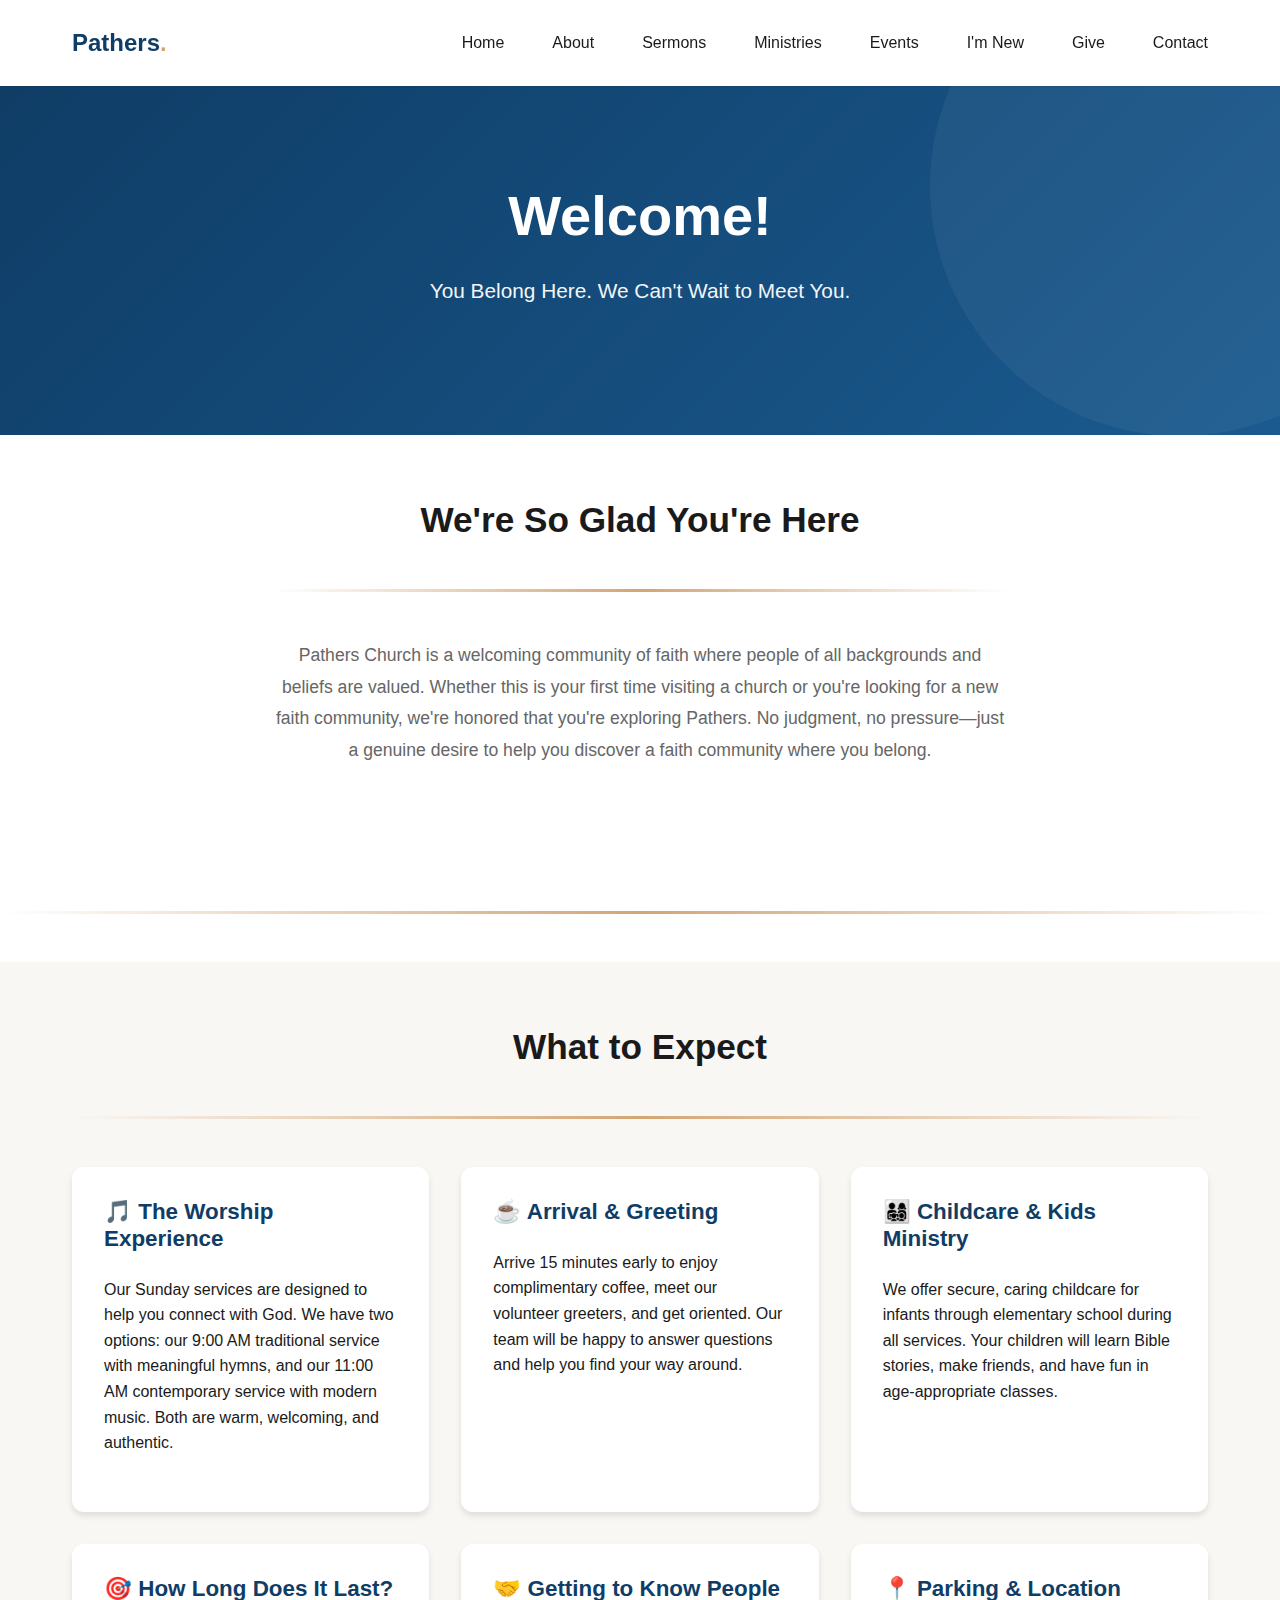
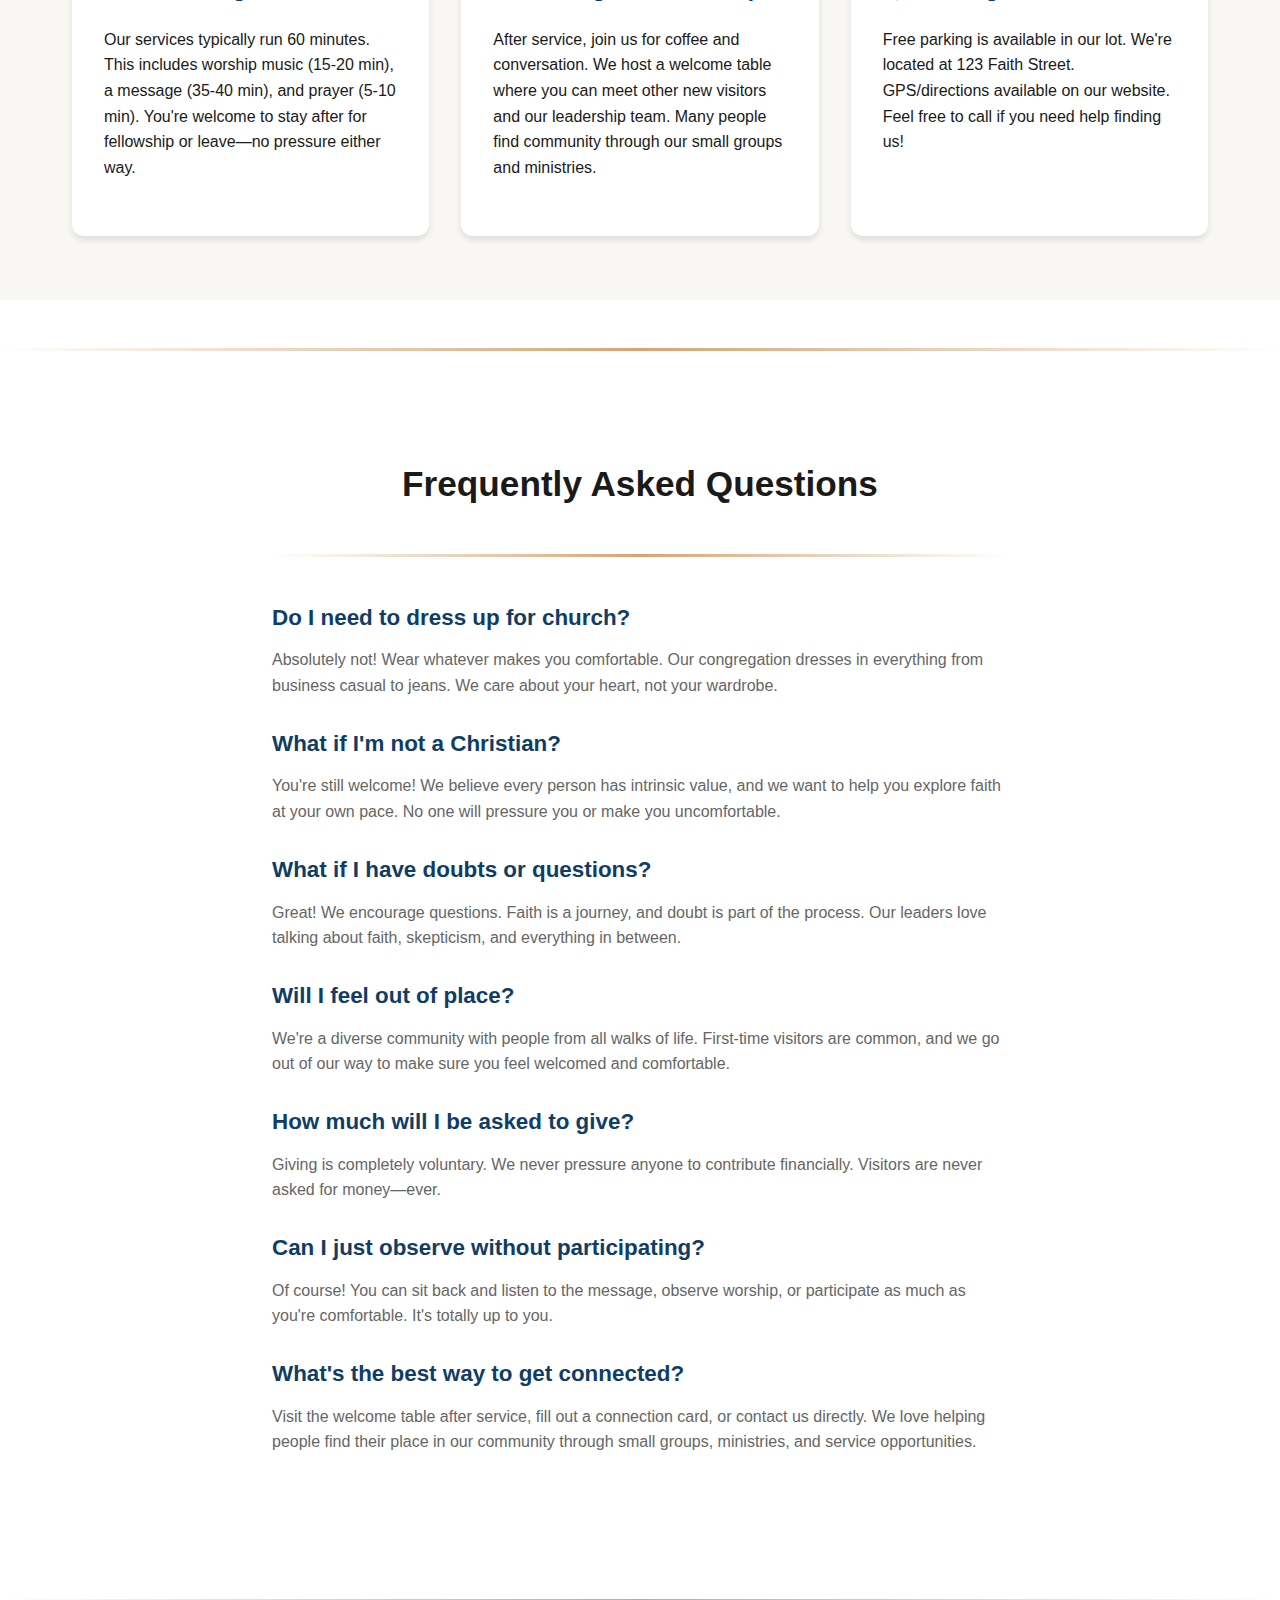
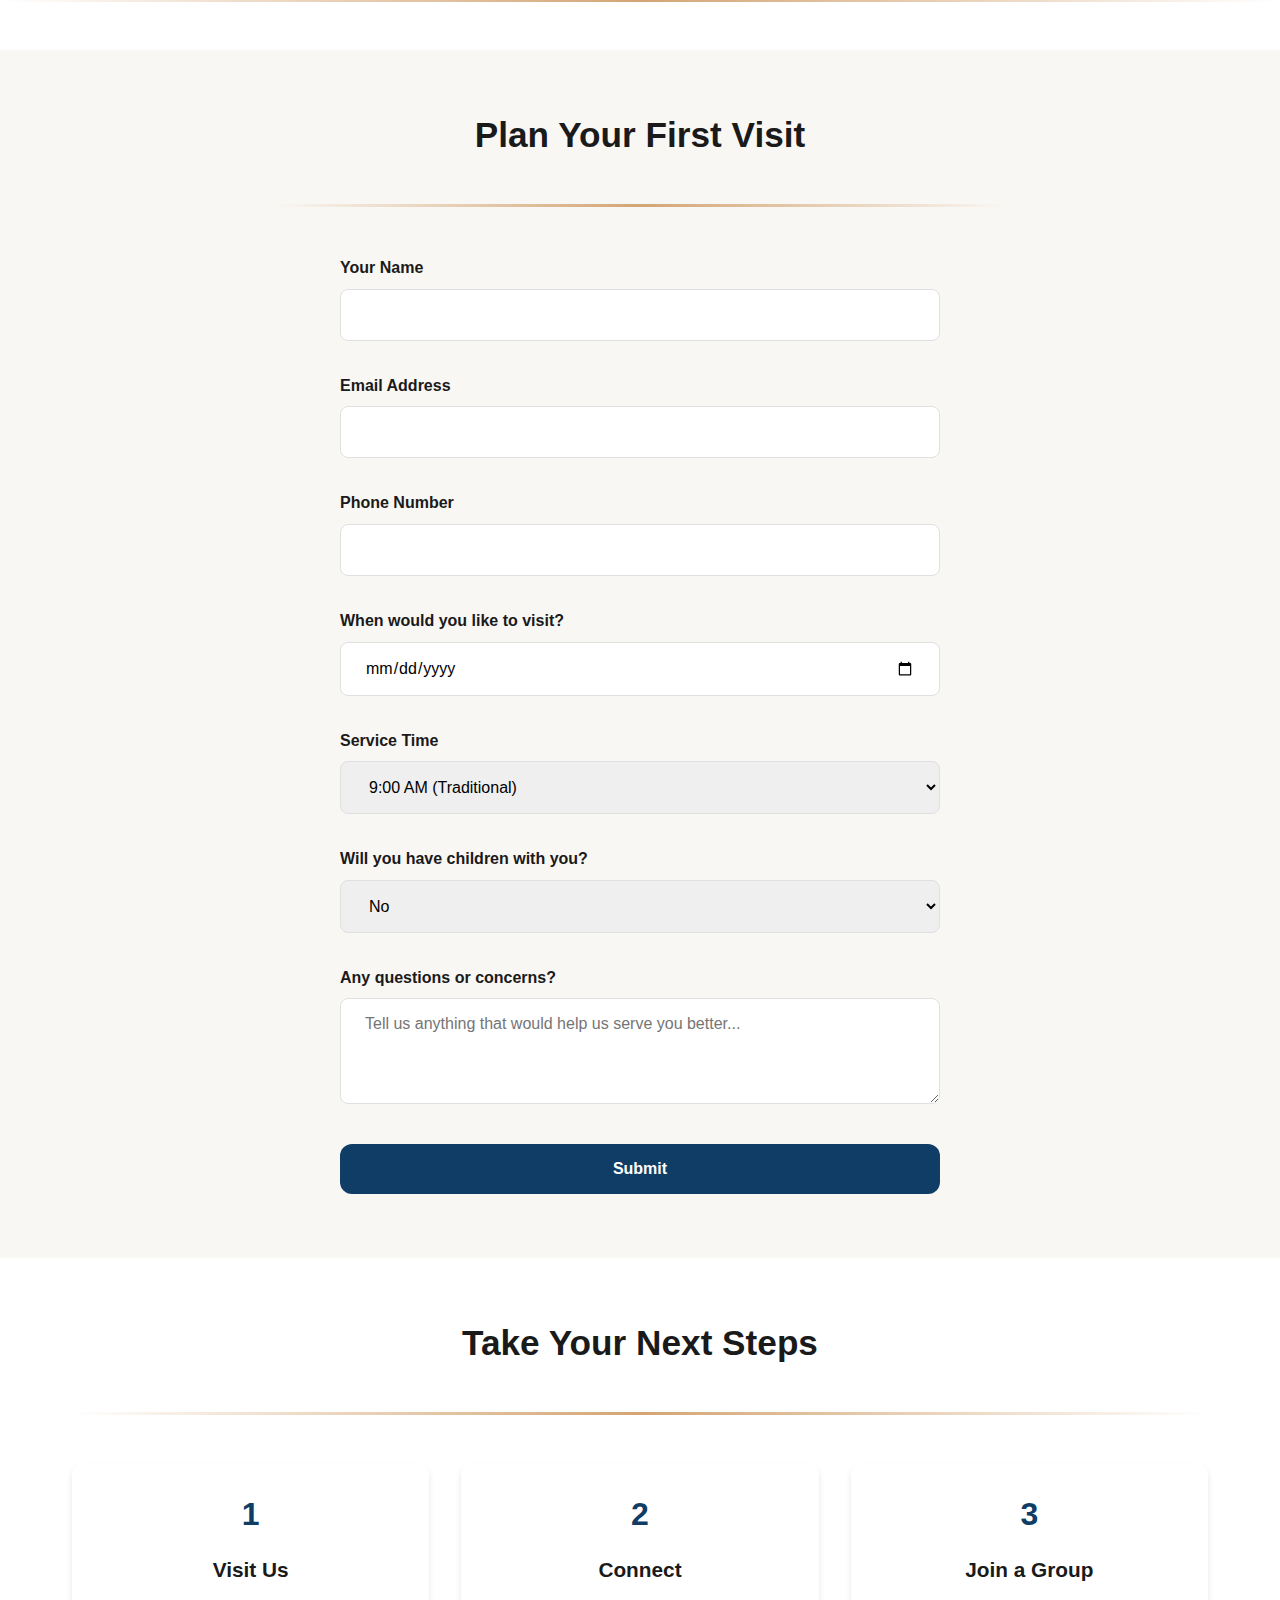
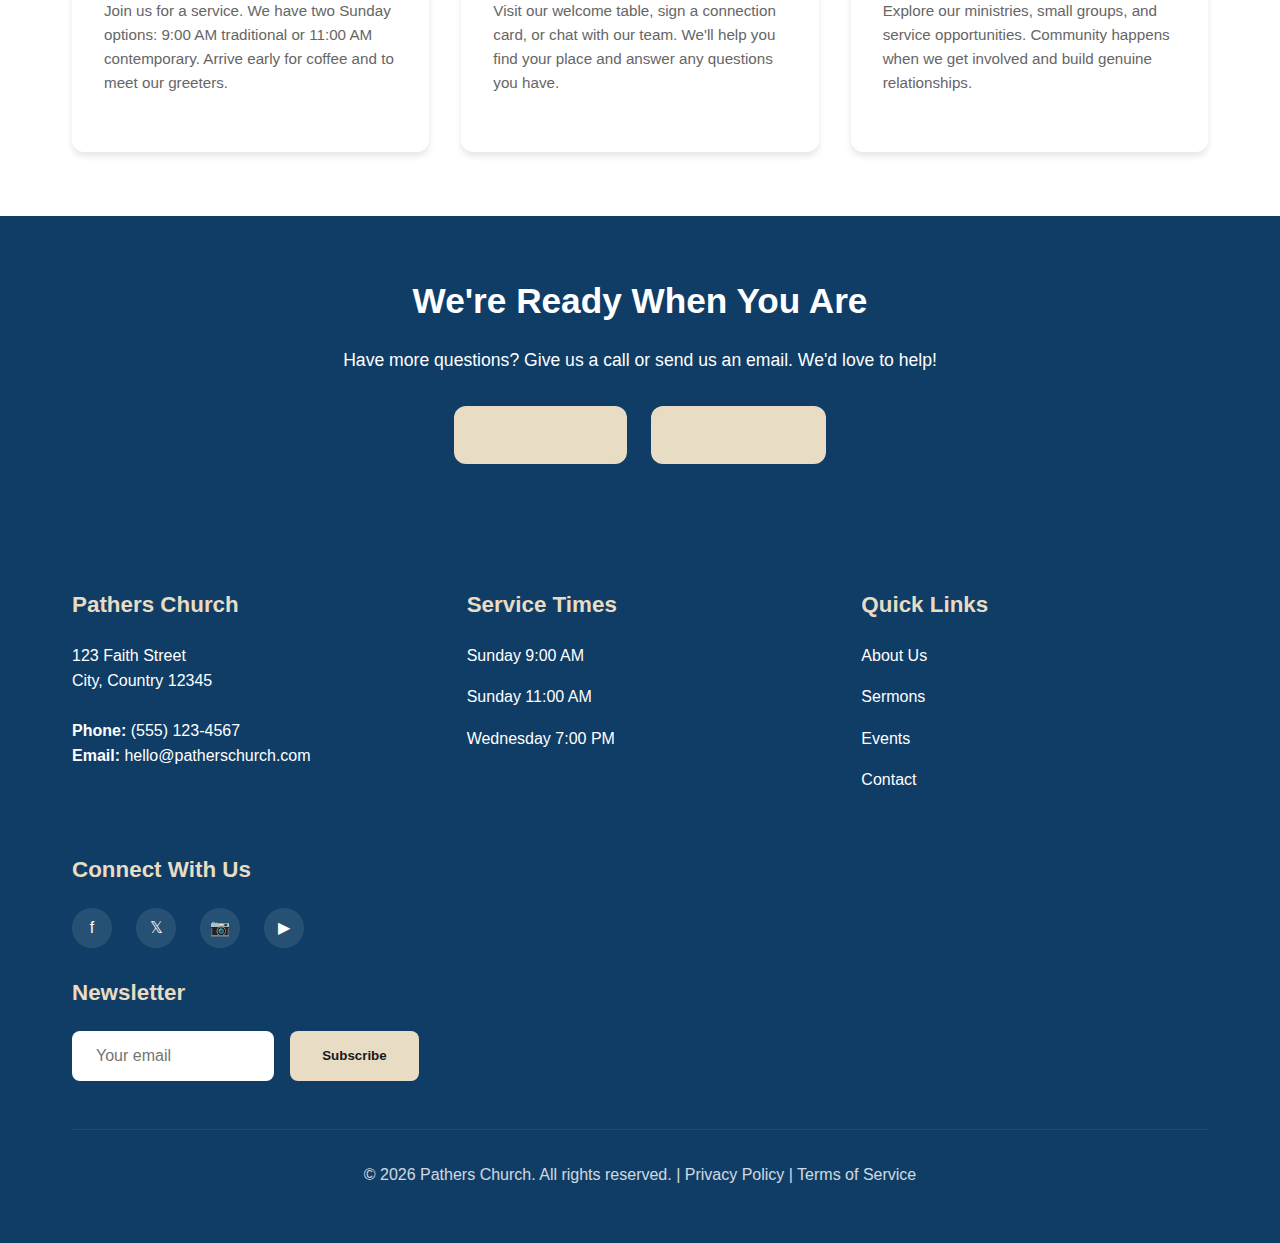
<file: im-new.html>
<!DOCTYPE html>
<html lang="en">

<head>
    <meta charset="UTF-8">
    <meta name="viewport" content="width=device-width, initial-scale=1.0">
    <meta name="description" content="New to Pathers Church? Learn what to expect, discover what makes us unique, and plan your first visit.">
    <meta name="keywords" content="new visitor, first visit, welcome, getting started, FAQ">
    <title>I'm New | Pathers Church - Welcome to Our Community</title>
    <link rel="stylesheet" href="css/style.css">
</head>

<body>
    <!-- Header & Navigation -->
    <header>
        <div class="container">
            <div class="header-container">
                <a href="/" class="logo">Pathers<span>.</span></a>
                <nav>
                    <ul>
                        <li><a href="index.html">Home</a></li>
                        <li><a href="about.html">About</a></li>
                        <li><a href="sermons.html">Sermons</a></li>
                        <li><a href="ministries.html">Ministries</a></li>
                        <li><a href="events.html">Events</a></li>
                        <li><a href="im-new.html">I'm New</a></li>
                        <li><a href="give.html">Give</a></li>
                        <li><a href="contact.html">Contact</a></li>
                    </ul>
                </nav>
                <button class="mobile-menu-toggle">☰</button>
            </div>
        </div>
    </header>

    <!-- Hero Section -->
    <section class="hero">
        <div class="hero-content">
            <h1>Welcome!</h1>
            <p class="hero-tagline">You Belong Here. We Can't Wait to Meet You.</p>
        </div>
    </section>

    <!-- Welcome Message -->
    <section>
        <div class="container-sm text-center fade-on-scroll">
            <h2>We're So Glad You're Here</h2>
            <div class="section-divider"></div>
            <p style="font-size: 1.1rem; color: #666; margin-bottom: var(--spacing-lg); line-height: 1.8;">Pathers Church is a welcoming community of faith where people of all backgrounds and beliefs are valued. Whether this is your first time visiting a church or you're looking for a new faith community, we're honored that you're exploring Pathers.
                No judgment, no pressure—just a genuine desire to help you discover a faith community where you belong.</p>
        </div>
    </section>

    <div class="section-divider"></div>

    <!-- What to Expect -->
    <section class="light-bg">
        <div class="container">
            <h2 class="text-center">What to Expect</h2>
            <div class="section-divider"></div>

            <div class="grid grid-2">
                <div class="card fade-on-scroll">
                    <h4 style="color: var(--primary-color); margin-bottom: var(--spacing-md);">🎵 The Worship Experience</h4>
                    <p>Our Sunday services are designed to help you connect with God. We have two options: our 9:00 AM traditional service with meaningful hymns, and our 11:00 AM contemporary service with modern music. Both are warm, welcoming, and authentic.</p>
                </div>

                <div class="card fade-on-scroll">
                    <h4 style="color: var(--primary-color); margin-bottom: var(--spacing-md);">☕ Arrival & Greeting</h4>
                    <p>Arrive 15 minutes early to enjoy complimentary coffee, meet our volunteer greeters, and get oriented. Our team will be happy to answer questions and help you find your way around.</p>
                </div>

                <div class="card fade-on-scroll">
                    <h4 style="color: var(--primary-color); margin-bottom: var(--spacing-md);">👨‍👩‍👧‍👦 Childcare & Kids Ministry</h4>
                    <p>We offer secure, caring childcare for infants through elementary school during all services. Your children will learn Bible stories, make friends, and have fun in age-appropriate classes.</p>
                </div>

                <div class="card fade-on-scroll">
                    <h4 style="color: var(--primary-color); margin-bottom: var(--spacing-md);">🎯 How Long Does It Last?</h4>
                    <p>Our services typically run 60 minutes. This includes worship music (15-20 min), a message (35-40 min), and prayer (5-10 min). You're welcome to stay after for fellowship or leave—no pressure either way.</p>
                </div>

                <div class="card fade-on-scroll">
                    <h4 style="color: var(--primary-color); margin-bottom: var(--spacing-md);">🤝 Getting to Know People</h4>
                    <p>After service, join us for coffee and conversation. We host a welcome table where you can meet other new visitors and our leadership team. Many people find community through our small groups and ministries.</p>
                </div>

                <div class="card fade-on-scroll">
                    <h4 style="color: var(--primary-color); margin-bottom: var(--spacing-md);">📍 Parking & Location</h4>
                    <p>Free parking is available in our lot. We're located at 123 Faith Street. GPS/directions available on our website. Feel free to call if you need help finding us!</p>
                </div>
            </div>
        </div>
    </section>

    <div class="section-divider"></div>

    <!-- FAQ Section -->
    <section>
        <div class="container-sm">
            <h2 class="text-center fade-on-scroll">Frequently Asked Questions</h2>
            <div class="section-divider"></div>

            <div class="fade-on-scroll">
                <div style="margin-bottom: var(--spacing-lg);">
                    <h4 style="color: var(--primary-color); margin-bottom: var(--spacing-sm);">Do I need to dress up for church?</h4>
                    <p style="color: #666;">Absolutely not! Wear whatever makes you comfortable. Our congregation dresses in everything from business casual to jeans. We care about your heart, not your wardrobe.</p>
                </div>

                <div style="margin-bottom: var(--spacing-lg);">
                    <h4 style="color: var(--primary-color); margin-bottom: var(--spacing-sm);">What if I'm not a Christian?</h4>
                    <p style="color: #666;">You're still welcome! We believe every person has intrinsic value, and we want to help you explore faith at your own pace. No one will pressure you or make you uncomfortable.</p>
                </div>

                <div style="margin-bottom: var(--spacing-lg);">
                    <h4 style="color: var(--primary-color); margin-bottom: var(--spacing-sm);">What if I have doubts or questions?</h4>
                    <p style="color: #666;">Great! We encourage questions. Faith is a journey, and doubt is part of the process. Our leaders love talking about faith, skepticism, and everything in between.</p>
                </div>

                <div style="margin-bottom: var(--spacing-lg);">
                    <h4 style="color: var(--primary-color); margin-bottom: var(--spacing-sm);">Will I feel out of place?</h4>
                    <p style="color: #666;">We're a diverse community with people from all walks of life. First-time visitors are common, and we go out of our way to make sure you feel welcomed and comfortable.</p>
                </div>

                <div style="margin-bottom: var(--spacing-lg);">
                    <h4 style="color: var(--primary-color); margin-bottom: var(--spacing-sm);">How much will I be asked to give?</h4>
                    <p style="color: #666;">Giving is completely voluntary. We never pressure anyone to contribute financially. Visitors are never asked for money—ever.</p>
                </div>

                <div style="margin-bottom: var(--spacing-lg);">
                    <h4 style="color: var(--primary-color); margin-bottom: var(--spacing-sm);">Can I just observe without participating?</h4>
                    <p style="color: #666;">Of course! You can sit back and listen to the message, observe worship, or participate as much as you're comfortable. It's totally up to you.</p>
                </div>

                <div style="margin-bottom: var(--spacing-lg);">
                    <h4 style="color: var(--primary-color); margin-bottom: var(--spacing-sm);">What's the best way to get connected?</h4>
                    <p style="color: #666;">Visit the welcome table after service, fill out a connection card, or contact us directly. We love helping people find their place in our community through small groups, ministries, and service opportunities.</p>
                </div>
            </div>
        </div>
    </section>

    <div class="section-divider"></div>

    <!-- Plan Your Visit Form -->
    <section class="light-bg">
        <div class="container-sm">
            <h2 class="text-center fade-on-scroll">Plan Your First Visit</h2>
            <div class="section-divider"></div>

            <form id="plan-visit-form" style="max-width: 600px; margin: 0 auto;" class="fade-on-scroll">
                <div class="form-group">
                    <label for="name">Your Name</label>
                    <input type="text" id="name" name="name" required>
                </div>

                <div class="form-group">
                    <label for="email">Email Address</label>
                    <input type="email" id="email" name="email" required>
                </div>

                <div class="form-group">
                    <label for="phone">Phone Number</label>
                    <input type="tel" id="phone" name="phone">
                </div>

                <div class="form-group">
                    <label for="visit-date">When would you like to visit?</label>
                    <input type="date" id="visit-date" name="visit_date">
                </div>

                <div class="form-group">
                    <label for="service-time">Service Time</label>
                    <select id="service-time" name="service_time">
                        <option>9:00 AM (Traditional)</option>
                        <option>11:00 AM (Contemporary)</option>
                        <option>Not Sure Yet</option>
                    </select>
                </div>

                <div class="form-group">
                    <label for="children">Will you have children with you?</label>
                    <select id="children" name="children">
                        <option>No</option>
                        <option>Yes, infant</option>
                        <option>Yes, toddler (1-3)</option>
                        <option>Yes, preschool (4-5)</option>
                        <option>Yes, elementary (6-11)</option>
                        <option>Yes, teen</option>
                    </select>
                </div>

                <div class="form-group">
                    <label for="questions">Any questions or concerns?</label>
                    <textarea id="questions" name="questions" rows="4" placeholder="Tell us anything that would help us serve you better..."></textarea>
                </div>

                <button type="submit" class="btn btn-primary" style="width: 100%;">Submit</button>
            </form>
        </div>
    </section>

    <!-- Next Steps Section -->
    <section>
        <div class="container">
            <h2 class="text-center fade-on-scroll">Take Your Next Steps</h2>
            <div class="section-divider"></div>

            <div class="grid grid-3">
                <div class="card fade-on-scroll">
                    <h3 style="font-size: 2rem; color: var(--primary-color); text-align: center;">1</h3>
                    <h4 class="card-title text-center">Visit Us</h4>
                    <p class="card-text">Join us for a service. We have two Sunday options: 9:00 AM traditional or 11:00 AM contemporary. Arrive early for coffee and to meet our greeters.</p>
                </div>

                <div class="card fade-on-scroll">
                    <h3 style="font-size: 2rem; color: var(--primary-color); text-align: center;">2</h3>
                    <h4 class="card-title text-center">Connect</h4>
                    <p class="card-text">Visit our welcome table, sign a connection card, or chat with our team. We'll help you find your place and answer any questions you have.</p>
                </div>

                <div class="card fade-on-scroll">
                    <h3 style="font-size: 2rem; color: var(--primary-color); text-align: center;">3</h3>
                    <h4 class="card-title text-center">Join a Group</h4>
                    <p class="card-text">Explore our ministries, small groups, and service opportunities. Community happens when we get involved and build genuine relationships.</p>
                </div>
            </div>
        </div>
    </section>

    <!-- CTA -->
    <section class="dark-bg">
        <div class="container-sm text-center fade-on-scroll">
            <h2>We're Ready When You Are</h2>
            <p style="font-size: 1.1rem; margin-bottom: var(--spacing-lg);">Have more questions? Give us a call or send us an email. We'd love to help!</p>
            <div style="display: flex; gap: var(--spacing-md); justify-content: center; flex-wrap: wrap;">
                <a href="tel:+15551234567" class="btn btn-secondary">(555) 123-4567</a>
                <a href="contact.html" class="btn btn-secondary">Send Message</a>
            </div>
        </div>
    </section>

    <!-- Footer -->
    <footer>
        <div class="container">
            <div class="footer-content">
                <div class="footer-section">
                    <h4>Pathers Church</h4>
                    <p>123 Faith Street<br>City, Country 12345</p>
                    <p><strong>Phone:</strong> (555) 123-4567<br><strong>Email:</strong> hello@patherschurch.com</p>
                </div>

                <div class="footer-section">
                    <h4>Service Times</h4>
                    <ul>
                        <li>Sunday 9:00 AM</li>
                        <li>Sunday 11:00 AM</li>
                        <li>Wednesday 7:00 PM</li>
                    </ul>
                </div>

                <div class="footer-section">
                    <h4>Quick Links</h4>
                    <ul>
                        <li><a href="about.html">About Us</a></li>
                        <li><a href="sermons.html">Sermons</a></li>
                        <li><a href="events.html">Events</a></li>
                        <li><a href="contact.html">Contact</a></li>
                    </ul>
                </div>

                <div class="footer-section">
                    <h4>Connect With Us</h4>
                    <div class="social-links">
                        <a href="https://facebook.com" title="Facebook" target="_blank">f</a>
                        <a href="https://twitter.com" title="Twitter" target="_blank">𝕏</a>
                        <a href="https://instagram.com" title="Instagram" target="_blank">📷</a>
                        <a href="https://youtube.com" title="YouTube" target="_blank">▶</a>
                    </div>
                    <h4 style="margin-top: var(--spacing-lg);">Newsletter</h4>
                    <form class="newsletter-form">
                        <input type="email" placeholder="Your email" required>
                        <button type="submit">Subscribe</button>
                    </form>
                </div>
            </div>

            <div class="footer-bottom">
                <p>&copy; 2026 Pathers Church. All rights reserved. | <a href="#" style="color: inherit;">Privacy Policy</a> | <a href="#" style="color: inherit;">Terms of Service</a></p>
            </div>
        </div>
    </footer>

    <script src="js/main.js"></script>
</body>

</html>
</file>
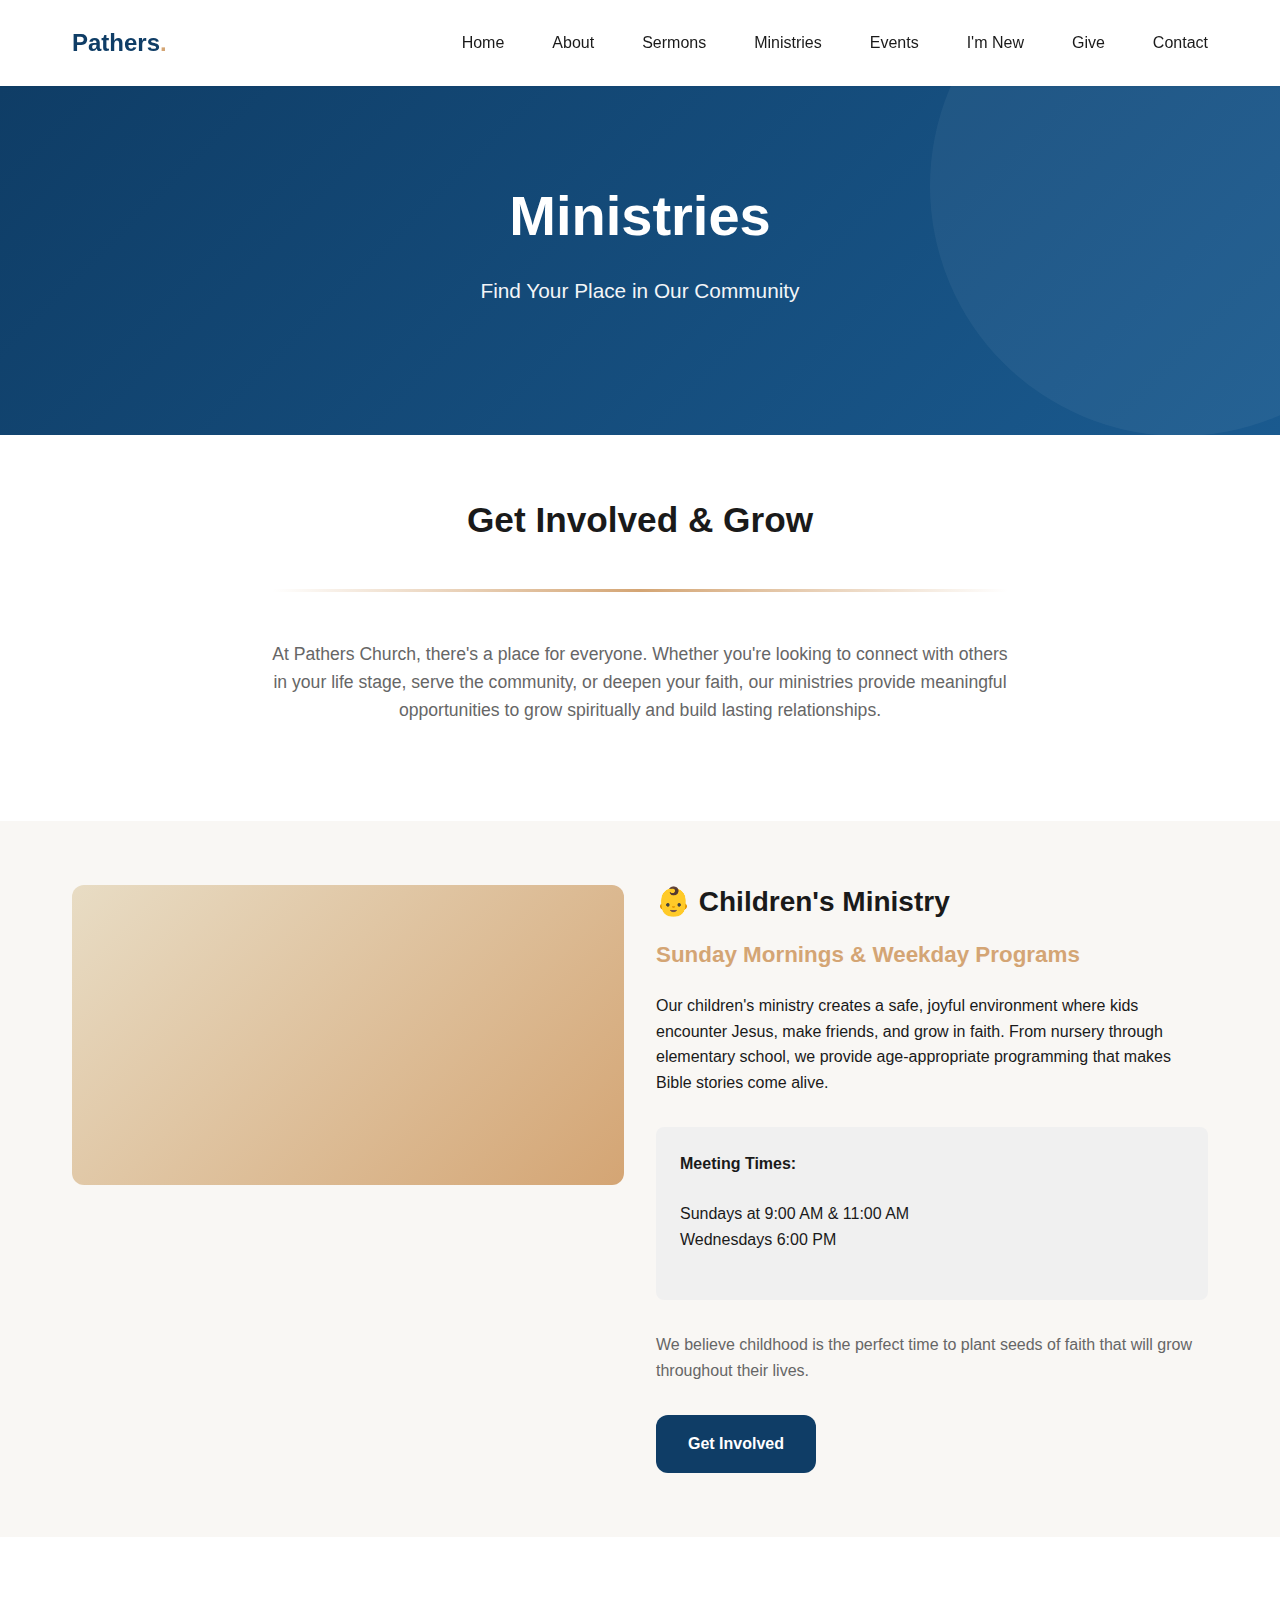
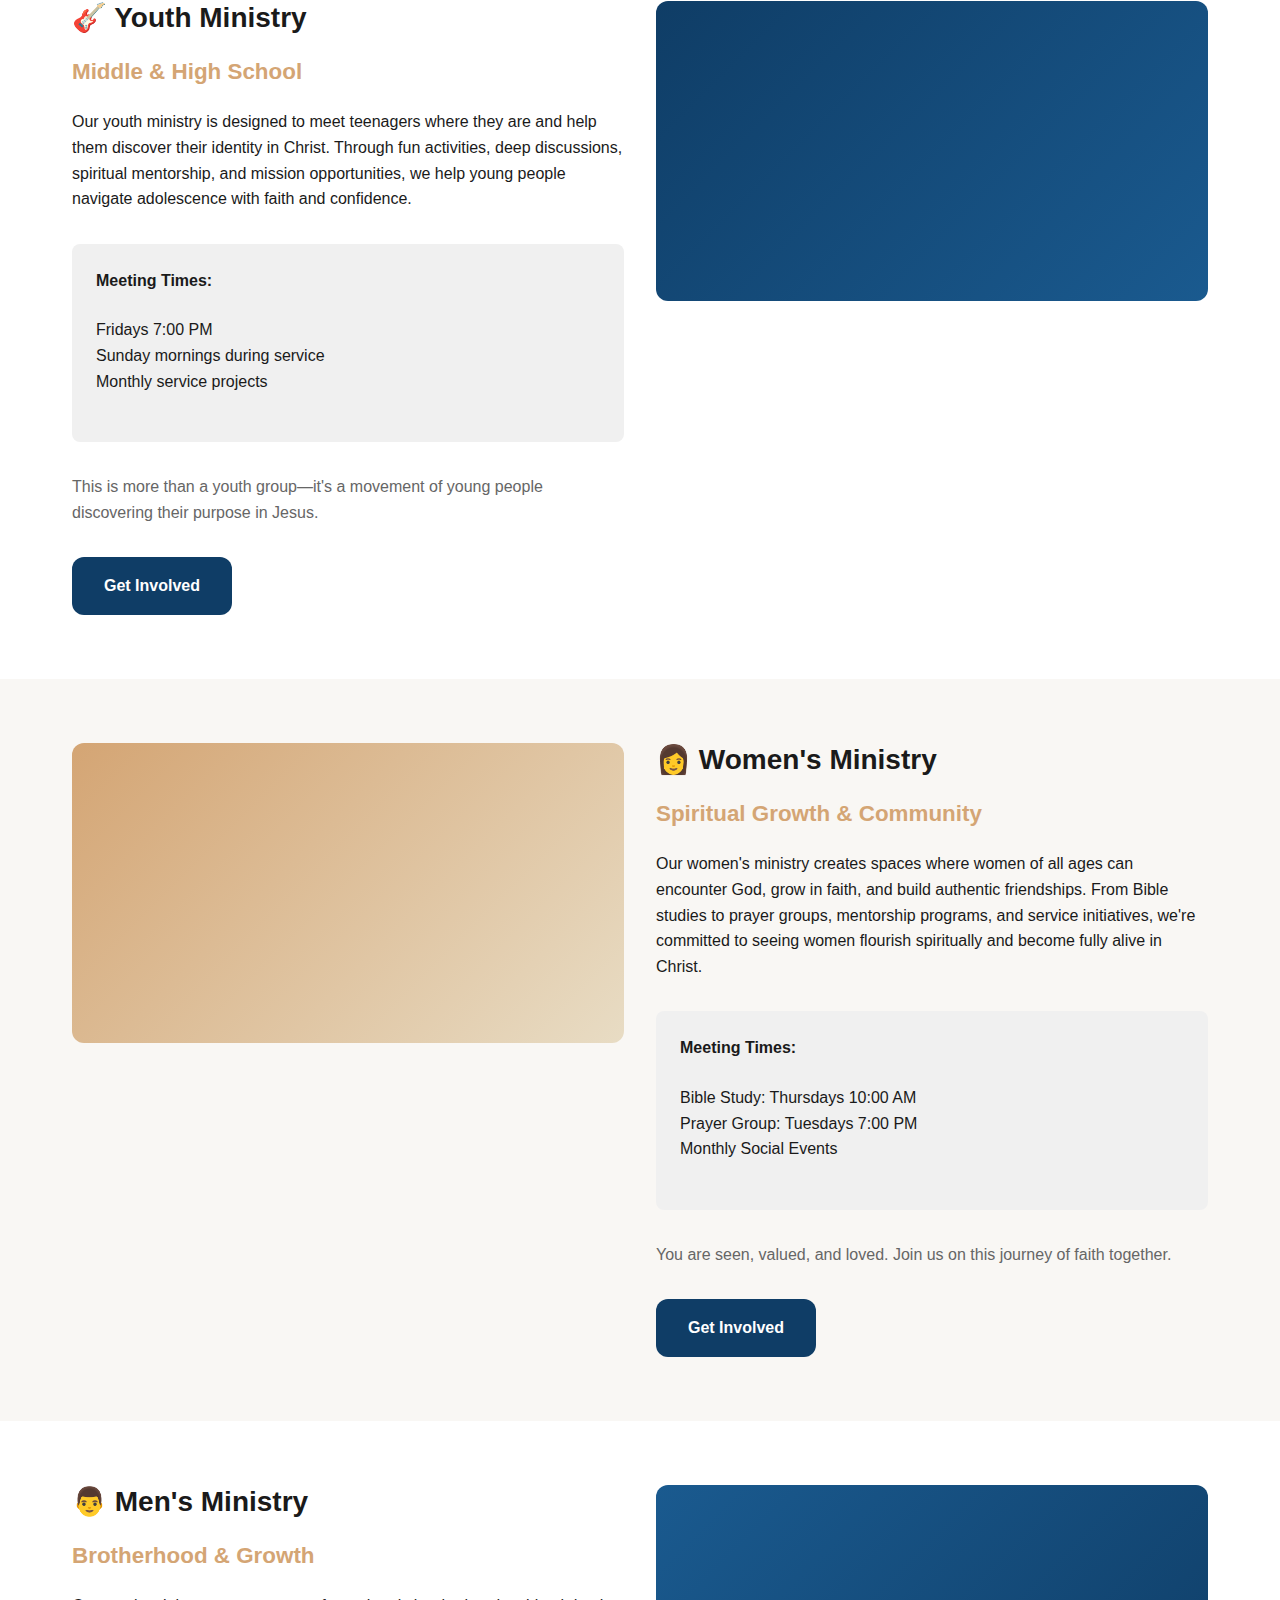
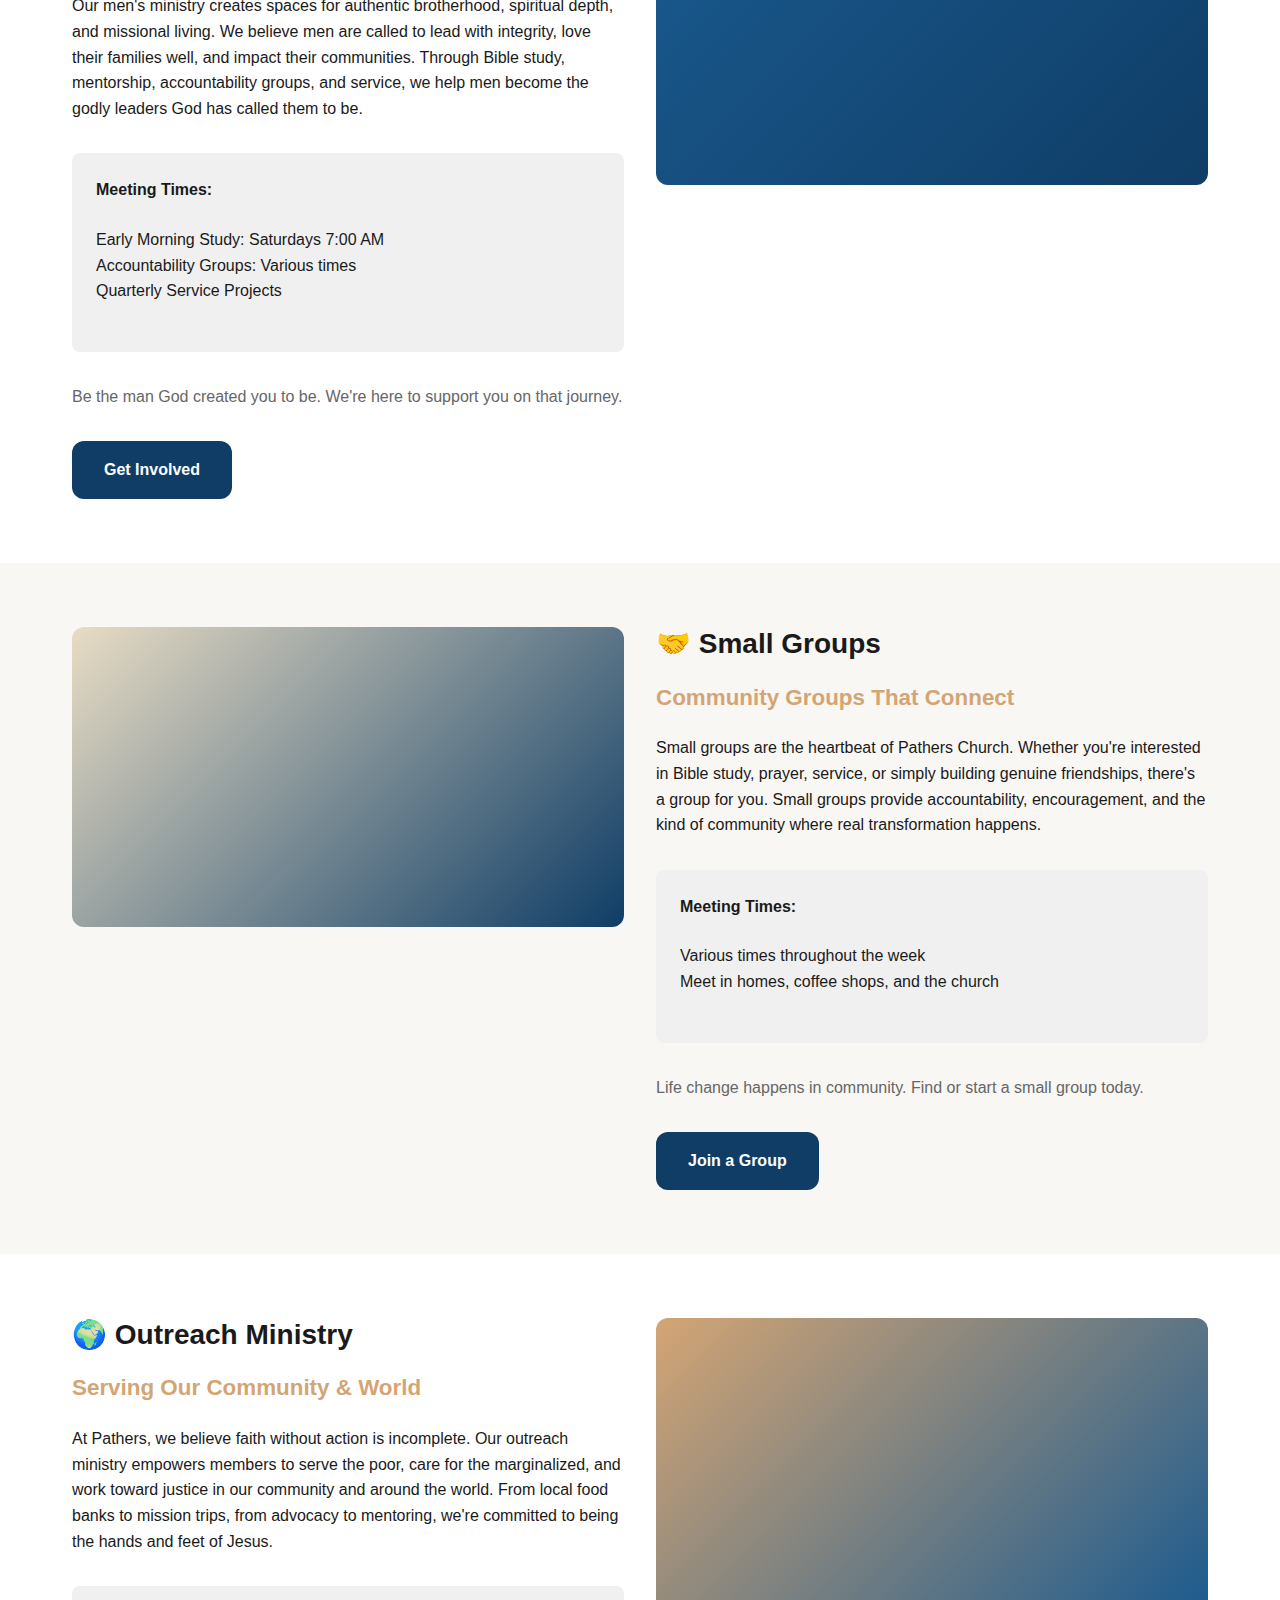
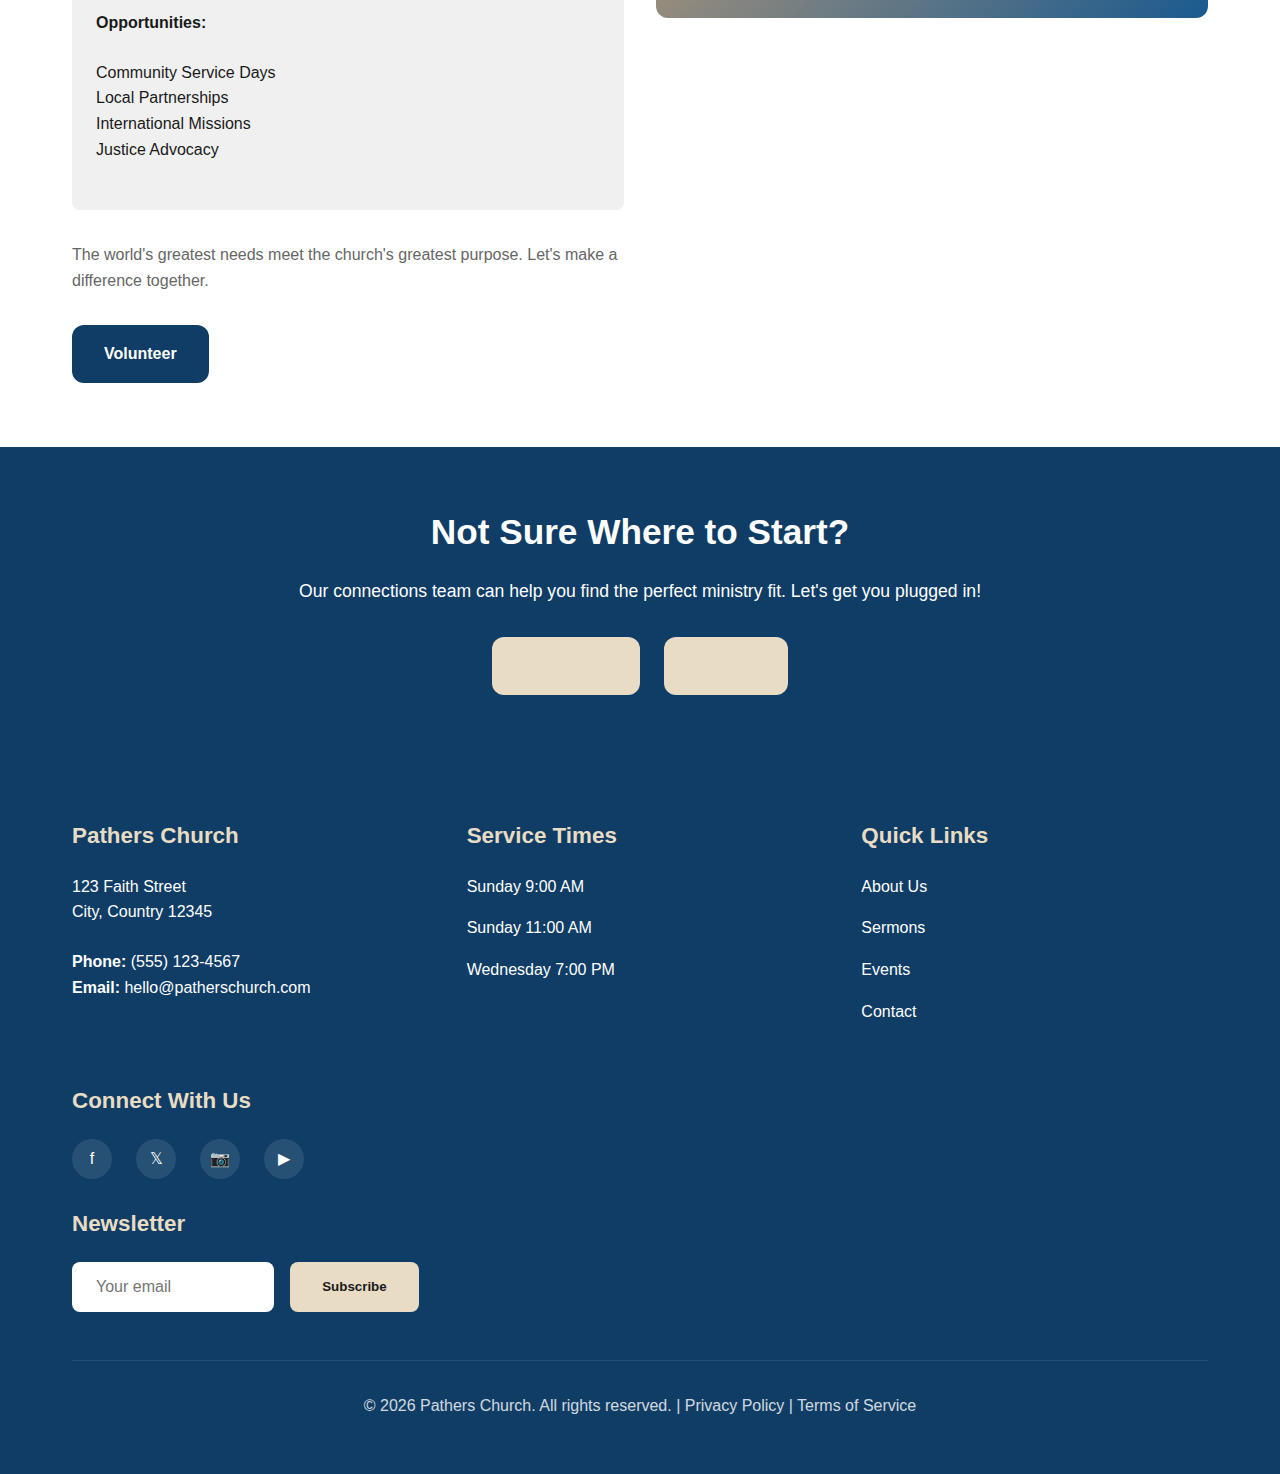
<file: ministries.html>
<!DOCTYPE html>
<html lang="en">
<head>
    <meta charset="UTF-8">
    <meta name="viewport" content="width=device-width, initial-scale=1.0">
    <meta name="description" content="Explore ministries at Pathers Church. From children to youth, women, men, small groups, and outreach programs.">
    <meta name="keywords" content="ministries, groups, children, youth, women, men, small groups, outreach">
    <title>Ministries | Pathers Church - Find Your Ministry Home</title>
    <link rel="stylesheet" href="css/style.css">
</head>
<body>
    <!-- Header & Navigation -->
    <header>
        <div class="container">
            <div class="header-container">
                <a href="/" class="logo">Pathers<span>.</span></a>
                <nav>
                    <ul>
                        <li><a href="index.html">Home</a></li>
                        <li><a href="about.html">About</a></li>
                        <li><a href="sermons.html">Sermons</a></li>
                        <li><a href="ministries.html">Ministries</a></li>
                        <li><a href="events.html">Events</a></li>
                        <li><a href="im-new.html">I'm New</a></li>
                        <li><a href="give.html">Give</a></li>
                        <li><a href="contact.html">Contact</a></li>
                    </ul>
                </nav>
                <button class="mobile-menu-toggle">☰</button>
            </div>
        </div>
    </header>

    <!-- Hero Section -->
    <section class="hero">
        <div class="hero-content">
            <h1>Ministries</h1>
            <p class="hero-tagline">Find Your Place in Our Community</p>
        </div>
    </section>

    <!-- Ministry Intro -->
    <section>
        <div class="container-sm text-center fade-on-scroll">
            <h2>Get Involved & Grow</h2>
            <div class="section-divider"></div>
            <p style="font-size: 1.1rem; color: #666; margin-bottom: var(--spacing-lg);">At Pathers Church, there's a place for everyone. Whether you're looking to connect with others in your life stage, serve the community, or deepen your faith, our ministries provide meaningful opportunities to grow spiritually and build lasting relationships.</p>
        </div>
    </section>

    <!-- Children's Ministry -->
    <section class="light-bg">
        <div class="container">
            <div class="grid grid-2">
                <div class="fade-on-scroll">
                    <div style="background: linear-gradient(135deg, #e8dcc4, #d4a574); width: 100%; height: 300px; border-radius: 12px;"></div>
                </div>
                <div class="fade-on-scroll">
                    <h3>👶 Children's Ministry</h3>
                    <h4 style="color: var(--accent-color); margin-bottom: var(--spacing-md);">Sunday Mornings & Weekday Programs</h4>
                    <p>Our children's ministry creates a safe, joyful environment where kids encounter Jesus, make friends, and grow in faith. From nursery through elementary school, we provide age-appropriate programming that makes Bible stories come alive.</p>
                    <div style="margin: var(--spacing-lg) 0; background: #f0f0f0; padding: var(--spacing-md); border-radius: var(--radius-md);">
                        <p><strong>Meeting Times:</strong></p>
                        <p>Sundays at 9:00 AM & 11:00 AM<br>Wednesdays 6:00 PM</p>
                    </div>
                    <p style="color: #666; margin-bottom: var(--spacing-lg);">We believe childhood is the perfect time to plant seeds of faith that will grow throughout their lives.</p>
                    <a href="im-new.html" class="btn btn-primary">Get Involved</a>
                </div>
            </div>
        </div>
    </section>

    <!-- Youth Ministry -->
    <section>
        <div class="container">
            <div class="grid grid-2">
                <div class="fade-on-scroll" style="order: 2;">
                    <div style="background: linear-gradient(135deg, #0f3d66, #1a5a8f); width: 100%; height: 300px; border-radius: 12px;"></div>
                </div>
                <div class="fade-on-scroll" style="order: 1;">
                    <h3>🎸 Youth Ministry</h3>
                    <h4 style="color: var(--accent-color); margin-bottom: var(--spacing-md);">Middle & High School</h4>
                    <p>Our youth ministry is designed to meet teenagers where they are and help them discover their identity in Christ. Through fun activities, deep discussions, spiritual mentorship, and mission opportunities, we help young people navigate adolescence with faith and confidence.</p>
                    <div style="margin: var(--spacing-lg) 0; background: #f0f0f0; padding: var(--spacing-md); border-radius: var(--radius-md);">
                        <p><strong>Meeting Times:</strong></p>
                        <p>Fridays 7:00 PM<br>Sunday mornings during service<br>Monthly service projects</p>
                    </div>
                    <p style="color: #666; margin-bottom: var(--spacing-lg);">This is more than a youth group—it's a movement of young people discovering their purpose in Jesus.</p>
                    <a href="im-new.html" class="btn btn-primary">Get Involved</a>
                </div>
            </div>
        </div>
    </section>

    <!-- Women's Ministry -->
    <section class="light-bg">
        <div class="container">
            <div class="grid grid-2">
                <div class="fade-on-scroll">
                    <div style="background: linear-gradient(135deg, #d4a574, #e8dcc4); width: 100%; height: 300px; border-radius: 12px;"></div>
                </div>
                <div class="fade-on-scroll">
                    <h3>👩 Women's Ministry</h3>
                    <h4 style="color: var(--accent-color); margin-bottom: var(--spacing-md);">Spiritual Growth & Community</h4>
                    <p>Our women's ministry creates spaces where women of all ages can encounter God, grow in faith, and build authentic friendships. From Bible studies to prayer groups, mentorship programs, and service initiatives, we're committed to seeing women flourish spiritually and become fully alive in Christ.</p>
                    <div style="margin: var(--spacing-lg) 0; background: #f0f0f0; padding: var(--spacing-md); border-radius: var(--radius-md);">
                        <p><strong>Meeting Times:</strong></p>
                        <p>Bible Study: Thursdays 10:00 AM<br>Prayer Group: Tuesdays 7:00 PM<br>Monthly Social Events</p>
                    </div>
                    <p style="color: #666; margin-bottom: var(--spacing-lg);">You are seen, valued, and loved. Join us on this journey of faith together.</p>
                    <a href="im-new.html" class="btn btn-primary">Get Involved</a>
                </div>
            </div>
        </div>
    </section>

    <!-- Men's Ministry -->
    <section>
        <div class="container">
            <div class="grid grid-2">
                <div class="fade-on-scroll" style="order: 2;">
                    <div style="background: linear-gradient(135deg, #1a5a8f, #0f3d66); width: 100%; height: 300px; border-radius: 12px;"></div>
                </div>
                <div class="fade-on-scroll" style="order: 1;">
                    <h3>👨 Men's Ministry</h3>
                    <h4 style="color: var(--accent-color); margin-bottom: var(--spacing-md);">Brotherhood & Growth</h4>
                    <p>Our men's ministry creates spaces for authentic brotherhood, spiritual depth, and missional living. We believe men are called to lead with integrity, love their families well, and impact their communities. Through Bible study, mentorship, accountability groups, and service, we help men become the godly leaders God has called them to be.</p>
                    <div style="margin: var(--spacing-lg) 0; background: #f0f0f0; padding: var(--spacing-md); border-radius: var(--radius-md);">
                        <p><strong>Meeting Times:</strong></p>
                        <p>Early Morning Study: Saturdays 7:00 AM<br>Accountability Groups: Various times<br>Quarterly Service Projects</p>
                    </div>
                    <p style="color: #666; margin-bottom: var(--spacing-lg);">Be the man God created you to be. We're here to support you on that journey.</p>
                    <a href="im-new.html" class="btn btn-primary">Get Involved</a>
                </div>
            </div>
        </div>
    </section>

    <!-- Small Groups -->
    <section class="light-bg">
        <div class="container">
            <div class="grid grid-2">
                <div class="fade-on-scroll">
                    <div style="background: linear-gradient(135deg, #e8dcc4, #0f3d66); width: 100%; height: 300px; border-radius: 12px;"></div>
                </div>
                <div class="fade-on-scroll">
                    <h3>🤝 Small Groups</h3>
                    <h4 style="color: var(--accent-color); margin-bottom: var(--spacing-md);">Community Groups That Connect</h4>
                    <p>Small groups are the heartbeat of Pathers Church. Whether you're interested in Bible study, prayer, service, or simply building genuine friendships, there's a group for you. Small groups provide accountability, encouragement, and the kind of community where real transformation happens.</p>
                    <div style="margin: var(--spacing-lg) 0; background: #f0f0f0; padding: var(--spacing-md); border-radius: var(--radius-md);">
                        <p><strong>Meeting Times:</strong></p>
                        <p>Various times throughout the week<br>Meet in homes, coffee shops, and the church</p>
                    </div>
                    <p style="color: #666; margin-bottom: var(--spacing-lg);">Life change happens in community. Find or start a small group today.</p>
                    <a href="im-new.html" class="btn btn-primary">Join a Group</a>
                </div>
            </div>
        </div>
    </section>

    <!-- Outreach Ministry -->
    <section>
        <div class="container">
            <div class="grid grid-2">
                <div class="fade-on-scroll" style="order: 2;">
                    <div style="background: linear-gradient(135deg, #d4a574, #1a5a8f); width: 100%; height: 300px; border-radius: 12px;"></div>
                </div>
                <div class="fade-on-scroll" style="order: 1;">
                    <h3>🌍 Outreach Ministry</h3>
                    <h4 style="color: var(--accent-color); margin-bottom: var(--spacing-md);">Serving Our Community & World</h4>
                    <p>At Pathers, we believe faith without action is incomplete. Our outreach ministry empowers members to serve the poor, care for the marginalized, and work toward justice in our community and around the world. From local food banks to mission trips, from advocacy to mentoring, we're committed to being the hands and feet of Jesus.</p>
                    <div style="margin: var(--spacing-lg) 0; background: #f0f0f0; padding: var(--spacing-md); border-radius: var(--radius-md);">
                        <p><strong>Opportunities:</strong></p>
                        <p>Community Service Days<br>Local Partnerships<br>International Missions<br>Justice Advocacy</p>
                    </div>
                    <p style="color: #666; margin-bottom: var(--spacing-lg);">The world's greatest needs meet the church's greatest purpose. Let's make a difference together.</p>
                    <a href="im-new.html" class="btn btn-primary">Volunteer</a>
                </div>
            </div>
        </div>
    </section>

    <!-- CTA Section -->
    <section class="dark-bg">
        <div class="container">
            <div class="text-center">
                <h2>Not Sure Where to Start?</h2>
                <p style="font-size: 1.1rem; margin-bottom: var(--spacing-lg);">Our connections team can help you find the perfect ministry fit. Let's get you plugged in!</p>
                <div style="display: flex; gap: var(--spacing-md); justify-content: center; flex-wrap: wrap;">
                    <a href="contact.html" class="btn btn-secondary">Contact Us</a>
                    <a href="im-new.html" class="btn btn-secondary">I'm New</a>
                </div>
            </div>
        </div>
    </section>

    <!-- Footer -->
    <footer>
        <div class="container">
            <div class="footer-content">
                <div class="footer-section">
                    <h4>Pathers Church</h4>
                    <p>123 Faith Street<br>City, Country 12345</p>
                    <p><strong>Phone:</strong> (555) 123-4567<br><strong>Email:</strong> hello@patherschurch.com</p>
                </div>
                
                <div class="footer-section">
                    <h4>Service Times</h4>
                    <ul>
                        <li>Sunday 9:00 AM</li>
                        <li>Sunday 11:00 AM</li>
                        <li>Wednesday 7:00 PM</li>
                    </ul>
                </div>
                
                <div class="footer-section">
                    <h4>Quick Links</h4>
                    <ul>
                        <li><a href="about.html">About Us</a></li>
                        <li><a href="sermons.html">Sermons</a></li>
                        <li><a href="events.html">Events</a></li>
                        <li><a href="contact.html">Contact</a></li>
                    </ul>
                </div>
                
                <div class="footer-section">
                    <h4>Connect With Us</h4>
                    <div class="social-links">
                        <a href="https://facebook.com" title="Facebook" target="_blank">f</a>
                        <a href="https://twitter.com" title="Twitter" target="_blank">𝕏</a>
                        <a href="https://instagram.com" title="Instagram" target="_blank">📷</a>
                        <a href="https://youtube.com" title="YouTube" target="_blank">▶</a>
                    </div>
                    <h4 style="margin-top: var(--spacing-lg);">Newsletter</h4>
                    <form class="newsletter-form">
                        <input type="email" placeholder="Your email" required>
                        <button type="submit">Subscribe</button>
                    </form>
                </div>
            </div>
            
            <div class="footer-bottom">
                <p>&copy; 2026 Pathers Church. All rights reserved. | <a href="#" style="color: inherit;">Privacy Policy</a> | <a href="#" style="color: inherit;">Terms of Service</a></p>
            </div>
        </div>
    </footer>

    <script src="js/main.js"></script>
</body>
</html>
</file>
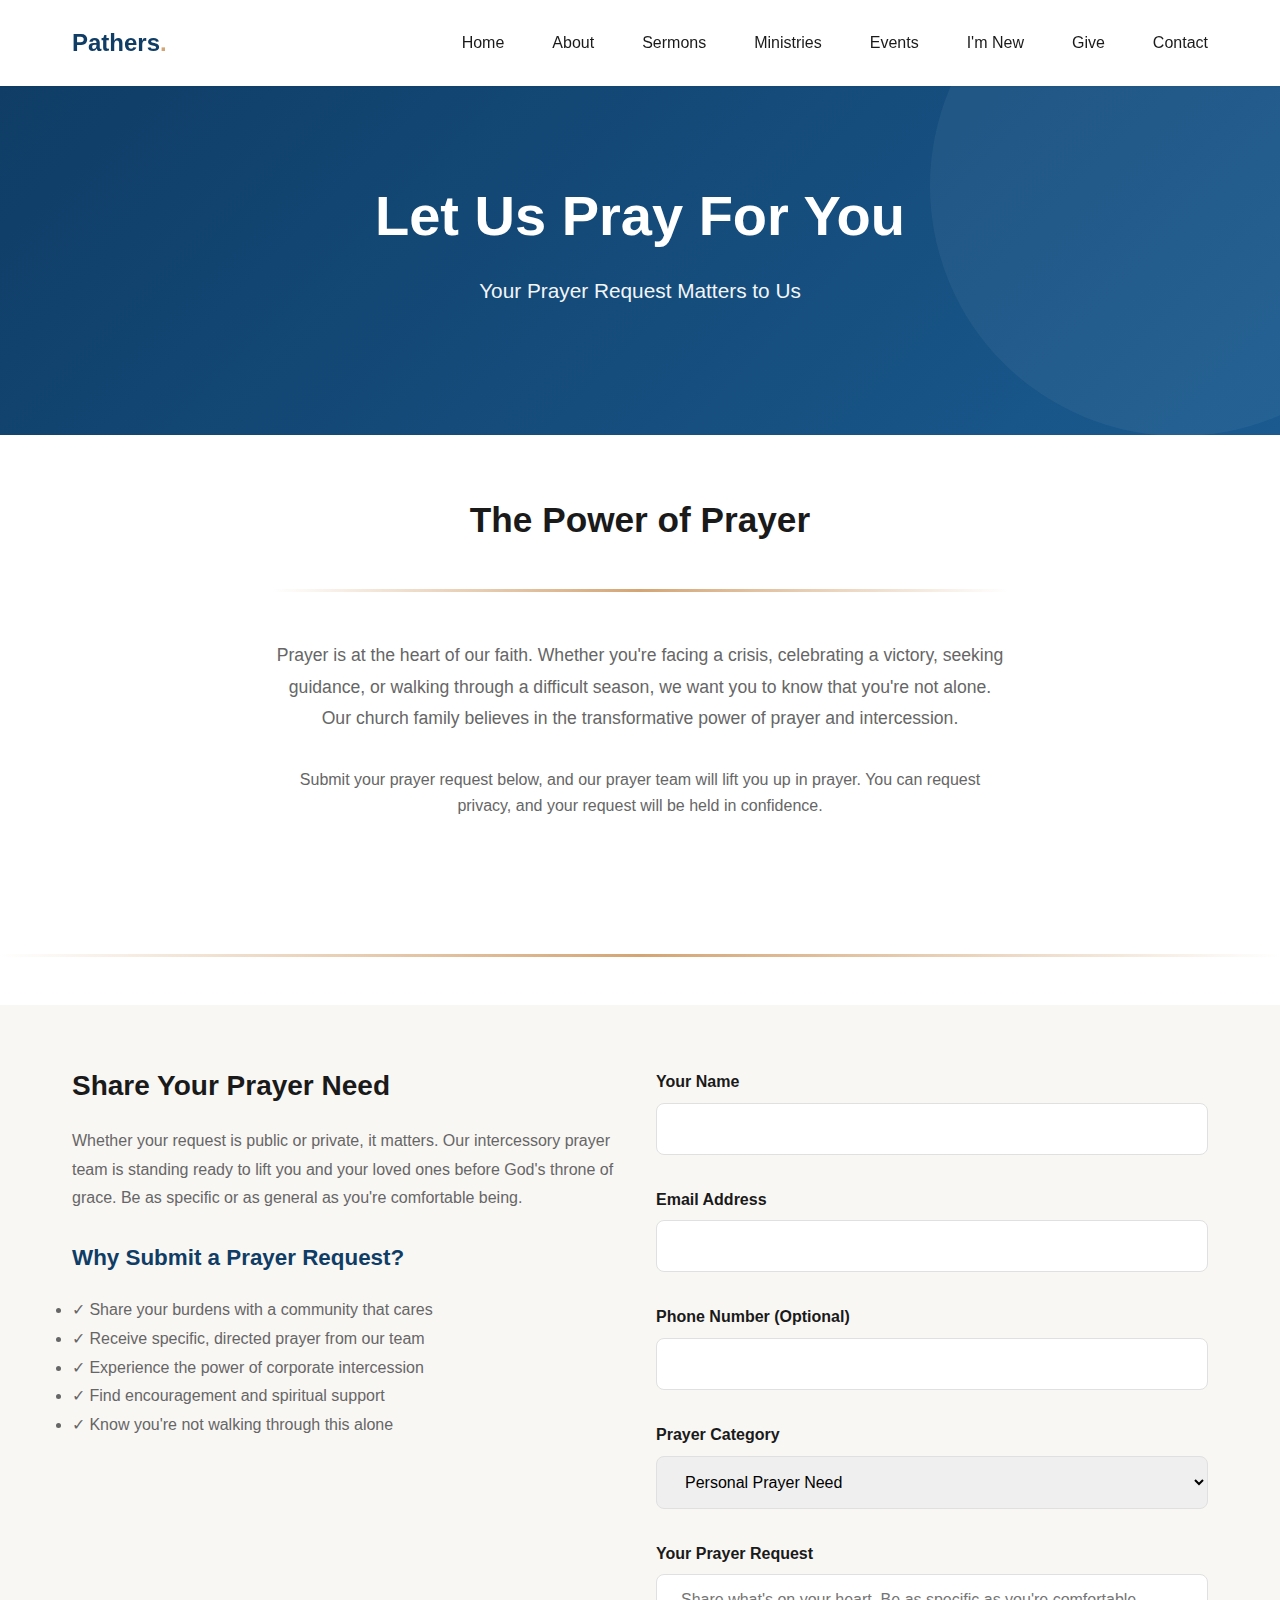
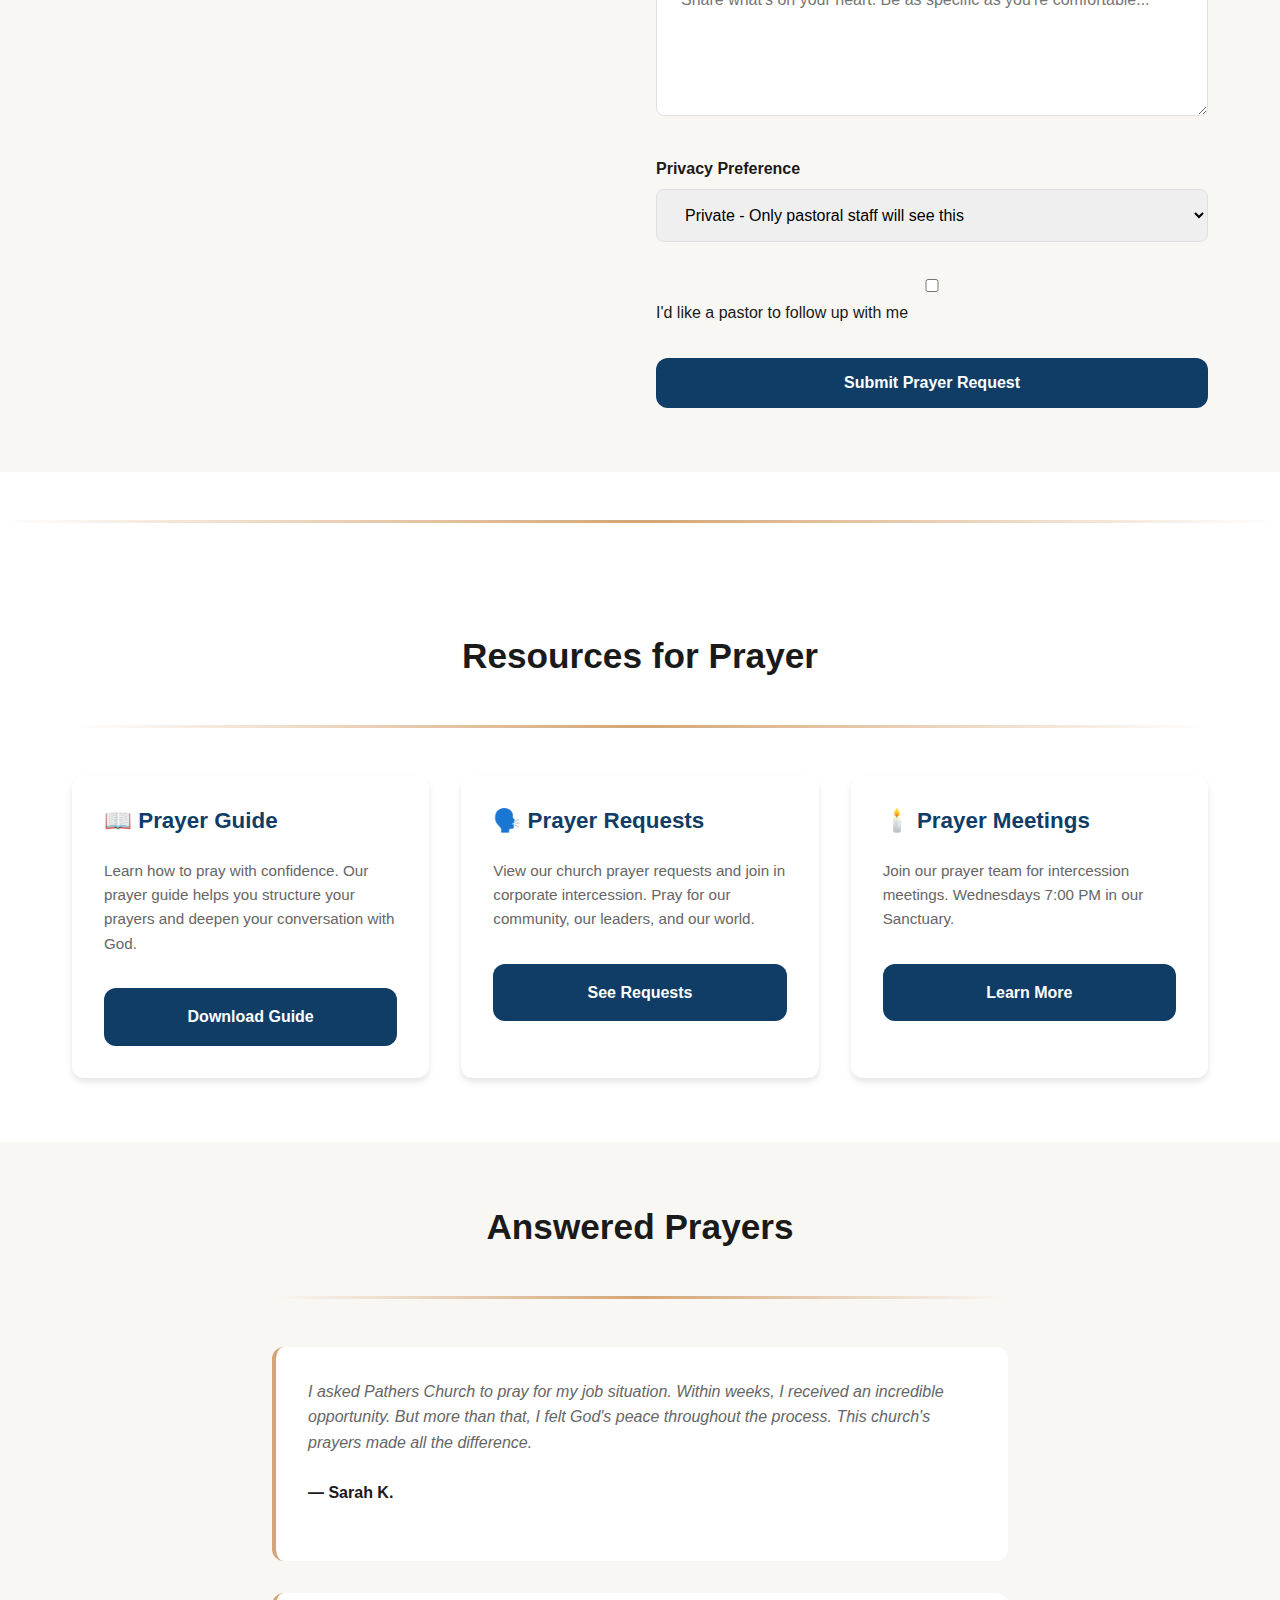
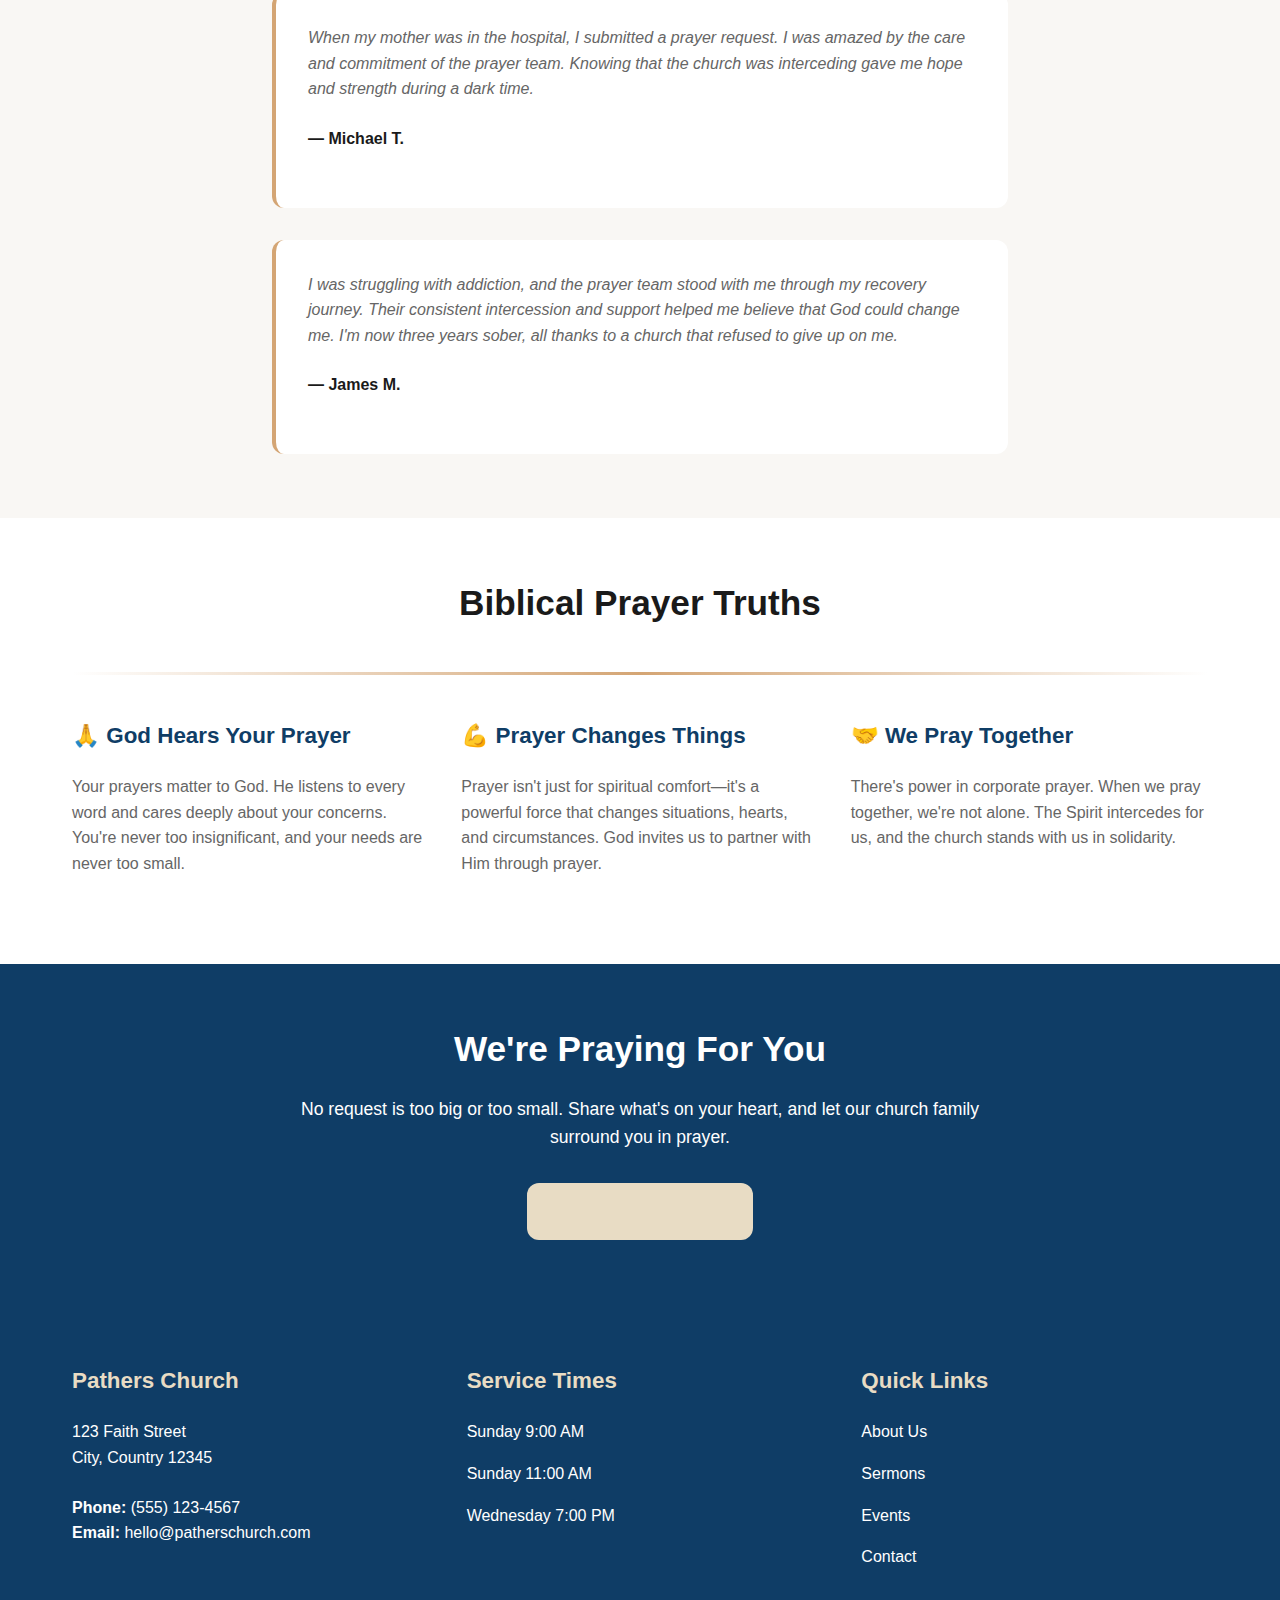
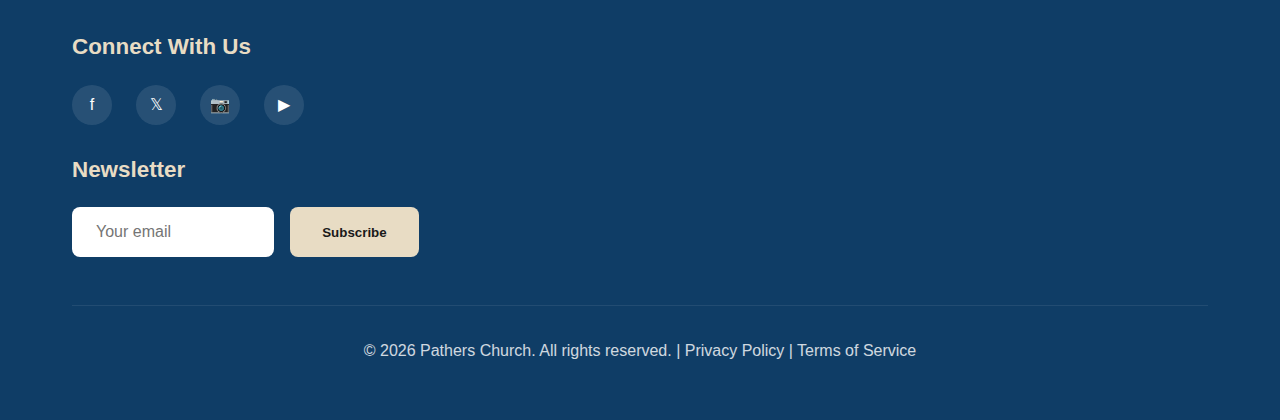
<file: prayer.html>
<!DOCTYPE html>
<html lang="en">

<head>
    <meta charset="UTF-8">
    <meta name="viewport" content="width=device-width, initial-scale=1.0">
    <meta name="description" content="Submit a prayer request at Pathers Church. We believe in the power of prayer and intercession for one another.">
    <meta name="keywords" content="prayer, prayer request, intercession, spiritual support">
    <title>Prayer | Pathers Church - We Pray For You</title>
    <link rel="stylesheet" href="css/style.css">
</head>

<body>
    <!-- Header & Navigation -->
    <header>
        <div class="container">
            <div class="header-container">
                <a href="/" class="logo">Pathers<span>.</span></a>
                <nav>
                    <ul>
                        <li><a href="index.html">Home</a></li>
                        <li><a href="about.html">About</a></li>
                        <li><a href="sermons.html">Sermons</a></li>
                        <li><a href="ministries.html">Ministries</a></li>
                        <li><a href="events.html">Events</a></li>
                        <li><a href="im-new.html">I'm New</a></li>
                        <li><a href="give.html">Give</a></li>
                        <li><a href="contact.html">Contact</a></li>
                    </ul>
                </nav>
                <button class="mobile-menu-toggle">☰</button>
            </div>
        </div>
    </header>

    <!-- Hero Section -->
    <section class="hero">
        <div class="hero-content">
            <h1>Let Us Pray For You</h1>
            <p class="hero-tagline">Your Prayer Request Matters to Us</p>
        </div>
    </section>

    <!-- Prayer Intro -->
    <section>
        <div class="container-sm text-center fade-on-scroll">
            <h2>The Power of Prayer</h2>
            <div class="section-divider"></div>
            <p style="font-size: 1.1rem; color: #666; margin-bottom: var(--spacing-lg); line-height: 1.8;">Prayer is at the heart of our faith. Whether you're facing a crisis, celebrating a victory, seeking guidance, or walking through a difficult season, we want you to know that you're not alone. Our church family believes in the transformative
                power of prayer and intercession.</p>
            <p style="color: #666;">Submit your prayer request below, and our prayer team will lift you up in prayer. You can request privacy, and your request will be held in confidence.</p>
        </div>
    </section>

    <div class="section-divider"></div>

    <!-- Prayer Request Form -->
    <section class="light-bg">
        <div class="container">
            <div class="grid grid-2">
                <div class="fade-on-scroll">
                    <h3>Share Your Prayer Need</h3>
                    <p style="color: #666; margin-bottom: var(--spacing-lg); line-height: 1.8;">Whether your request is public or private, it matters. Our intercessory prayer team is standing ready to lift you and your loved ones before God's throne of grace. Be as specific or as general as you're comfortable being.</p>

                    <h4 style="color: var(--primary-color); margin-bottom: var(--spacing-md);">Why Submit a Prayer Request?</h4>
                    <ul style="color: #666; line-height: 1.8;">
                        <li>✓ Share your burdens with a community that cares</li>
                        <li>✓ Receive specific, directed prayer from our team</li>
                        <li>✓ Experience the power of corporate intercession</li>
                        <li>✓ Find encouragement and spiritual support</li>
                        <li>✓ Know you're not walking through this alone</li>
                    </ul>
                </div>

                <div class="fade-on-scroll">
                    <form id="prayer-form">
                        <div class="form-group">
                            <label for="prayer-name">Your Name</label>
                            <input type="text" id="prayer-name" name="name" required>
                        </div>

                        <div class="form-group">
                            <label for="prayer-email">Email Address</label>
                            <input type="email" id="prayer-email" name="email" required>
                        </div>

                        <div class="form-group">
                            <label for="prayer-phone">Phone Number (Optional)</label>
                            <input type="tel" id="prayer-phone" name="phone">
                        </div>

                        <div class="form-group">
                            <label for="prayer-category">Prayer Category</label>
                            <select id="prayer-category" name="category">
                                <option>Personal Prayer Need</option>
                                <option>Family Concern</option>
                                <option>Health Issue</option>
                                <option>Thanksgiving/Celebration</option>
                                <option>Loss & Grief</option>
                                <option>Guidance & Direction</option>
                                <option>Relationship Issue</option>
                                <option>Financial Difficulty</option>
                                <option>Other</option>
                            </select>
                        </div>

                        <div class="form-group">
                            <label for="prayer-request">Your Prayer Request</label>
                            <textarea id="prayer-request" name="request" rows="6" placeholder="Share what's on your heart. Be as specific as you're comfortable..." required></textarea>
                        </div>

                        <div class="form-group">
                            <label for="prayer-privacy">Privacy Preference</label>
                            <select id="prayer-privacy" name="privacy">
                                <option value="private">Private - Only pastoral staff will see this</option>
                                <option value="semi-private">Semi-Private - Prayer team knows the request, but not your name</option>
                                <option value="public">Public - Can be shared with prayer group</option>
                            </select>
                        </div>

                        <div class="form-group">
                            <label style="font-weight: normal;">
                                <input type="checkbox" name="followup"> I'd like a pastor to follow up with me
                            </label>
                        </div>

                        <button type="submit" class="btn btn-primary" style="width: 100%;">Submit Prayer Request</button>
                    </form>
                </div>
            </div>
        </div>
    </section>

    <div class="section-divider"></div>

    <!-- Prayer Resources -->
    <section>
        <div class="container">
            <h2 class="text-center fade-on-scroll">Resources for Prayer</h2>
            <div class="section-divider"></div>

            <div class="grid grid-3">
                <div class="card fade-on-scroll">
                    <h4 style="color: var(--primary-color); margin-bottom: var(--spacing-md);">📖 Prayer Guide</h4>
                    <p class="card-text">Learn how to pray with confidence. Our prayer guide helps you structure your prayers and deepen your conversation with God.</p>
                    <a href="#" class="btn btn-primary" style="margin-top: var(--spacing-lg); display: block; text-align: center;">Download Guide</a>
                </div>

                <div class="card fade-on-scroll">
                    <h4 style="color: var(--primary-color); margin-bottom: var(--spacing-md);">🗣️ Prayer Requests</h4>
                    <p class="card-text">View our church prayer requests and join in corporate intercession. Pray for our community, our leaders, and our world.</p>
                    <a href="#" class="btn btn-primary" style="margin-top: var(--spacing-lg); display: block; text-align: center;">See Requests</a>
                </div>

                <div class="card fade-on-scroll">
                    <h4 style="color: var(--primary-color); margin-bottom: var(--spacing-md);">🕯️ Prayer Meetings</h4>
                    <p class="card-text">Join our prayer team for intercession meetings. Wednesdays 7:00 PM in our Sanctuary.</p>
                    <a href="events.html" class="btn btn-primary" style="margin-top: var(--spacing-lg); display: block; text-align: center;">Learn More</a>
                </div>
            </div>
        </div>
    </section>

    <!-- Testimonies Section -->
    <section class="light-bg">
        <div class="container-sm">
            <h2 class="text-center fade-on-scroll">Answered Prayers</h2>
            <div class="section-divider"></div>

            <div class="fade-on-scroll" style="margin-bottom: var(--spacing-lg);">
                <div style="padding: var(--spacing-lg); background: white; border-radius: var(--radius-lg); border-left: 4px solid var(--accent-color);">
                    <p style="margin-bottom: var(--spacing-md); font-style: italic; color: #666;">I asked Pathers Church to pray for my job situation. Within weeks, I received an incredible opportunity. But more than that, I felt God's peace throughout the process. This church's prayers made all the difference.</p>
                    <p style="font-weight: 600;">— Sarah K.</p>
                </div>
            </div>

            <div class="fade-on-scroll" style="margin-bottom: var(--spacing-lg);">
                <div style="padding: var(--spacing-lg); background: white; border-radius: var(--radius-lg); border-left: 4px solid var(--accent-color);">
                    <p style="margin-bottom: var(--spacing-md); font-style: italic; color: #666;">When my mother was in the hospital, I submitted a prayer request. I was amazed by the care and commitment of the prayer team. Knowing that the church was interceding gave me hope and strength during a dark time.</p>
                    <p style="font-weight: 600;">— Michael T.</p>
                </div>
            </div>

            <div class="fade-on-scroll">
                <div style="padding: var(--spacing-lg); background: white; border-radius: var(--radius-lg); border-left: 4px solid var(--accent-color);">
                    <p style="margin-bottom: var(--spacing-md); font-style: italic; color: #666;">I was struggling with addiction, and the prayer team stood with me through my recovery journey. Their consistent intercession and support helped me believe that God could change me. I'm now three years sober, all thanks to a church
                        that refused to give up on me.</p>
                    <p style="font-weight: 600;">— James M.</p>
                </div>
            </div>
        </div>
    </section>

    <!-- Prayer Truths Section -->
    <section>
        <div class="container">
            <h2 class="text-center fade-on-scroll">Biblical Prayer Truths</h2>
            <div class="section-divider"></div>

            <div class="grid grid-3">
                <div class="fade-on-scroll">
                    <h4 style="color: var(--primary-color); margin-bottom: var(--spacing-md);">🙏 God Hears Your Prayer</h4>
                    <p style="color: #666;">Your prayers matter to God. He listens to every word and cares deeply about your concerns. You're never too insignificant, and your needs are never too small.</p>
                </div>

                <div class="fade-on-scroll">
                    <h4 style="color: var(--primary-color); margin-bottom: var(--spacing-md);">💪 Prayer Changes Things</h4>
                    <p style="color: #666;">Prayer isn't just for spiritual comfort—it's a powerful force that changes situations, hearts, and circumstances. God invites us to partner with Him through prayer.</p>
                </div>

                <div class="fade-on-scroll">
                    <h4 style="color: var(--primary-color); margin-bottom: var(--spacing-md);">🤝 We Pray Together</h4>
                    <p style="color: #666;">There's power in corporate prayer. When we pray together, we're not alone. The Spirit intercedes for us, and the church stands with us in solidarity.</p>
                </div>
            </div>
        </div>
    </section>

    <!-- CTA -->
    <section class="dark-bg">
        <div class="container-sm text-center fade-on-scroll">
            <h2>We're Praying For You</h2>
            <p style="font-size: 1.1rem; margin-bottom: var(--spacing-lg);">No request is too big or too small. Share what's on your heart, and let our church family surround you in prayer.</p>
            <a href="#prayer-form" class="btn btn-secondary">Submit Your Request</a>
        </div>
    </section>

    <!-- Footer -->
    <footer>
        <div class="container">
            <div class="footer-content">
                <div class="footer-section">
                    <h4>Pathers Church</h4>
                    <p>123 Faith Street<br>City, Country 12345</p>
                    <p><strong>Phone:</strong> (555) 123-4567<br><strong>Email:</strong> hello@patherschurch.com</p>
                </div>

                <div class="footer-section">
                    <h4>Service Times</h4>
                    <ul>
                        <li>Sunday 9:00 AM</li>
                        <li>Sunday 11:00 AM</li>
                        <li>Wednesday 7:00 PM</li>
                    </ul>
                </div>

                <div class="footer-section">
                    <h4>Quick Links</h4>
                    <ul>
                        <li><a href="about.html">About Us</a></li>
                        <li><a href="sermons.html">Sermons</a></li>
                        <li><a href="events.html">Events</a></li>
                        <li><a href="contact.html">Contact</a></li>
                    </ul>
                </div>

                <div class="footer-section">
                    <h4>Connect With Us</h4>
                    <div class="social-links">
                        <a href="https://facebook.com" title="Facebook" target="_blank">f</a>
                        <a href="https://twitter.com" title="Twitter" target="_blank">𝕏</a>
                        <a href="https://instagram.com" title="Instagram" target="_blank">📷</a>
                        <a href="https://youtube.com" title="YouTube" target="_blank">▶</a>
                    </div>
                    <h4 style="margin-top: var(--spacing-lg);">Newsletter</h4>
                    <form class="newsletter-form">
                        <input type="email" placeholder="Your email" required>
                        <button type="submit">Subscribe</button>
                    </form>
                </div>
            </div>

            <div class="footer-bottom">
                <p>&copy; 2026 Pathers Church. All rights reserved. | <a href="#" style="color: inherit;">Privacy Policy</a> | <a href="#" style="color: inherit;">Terms of Service</a></p>
            </div>
        </div>
    </footer>

    <script src="js/main.js"></script>
</body>

</html>
</file>
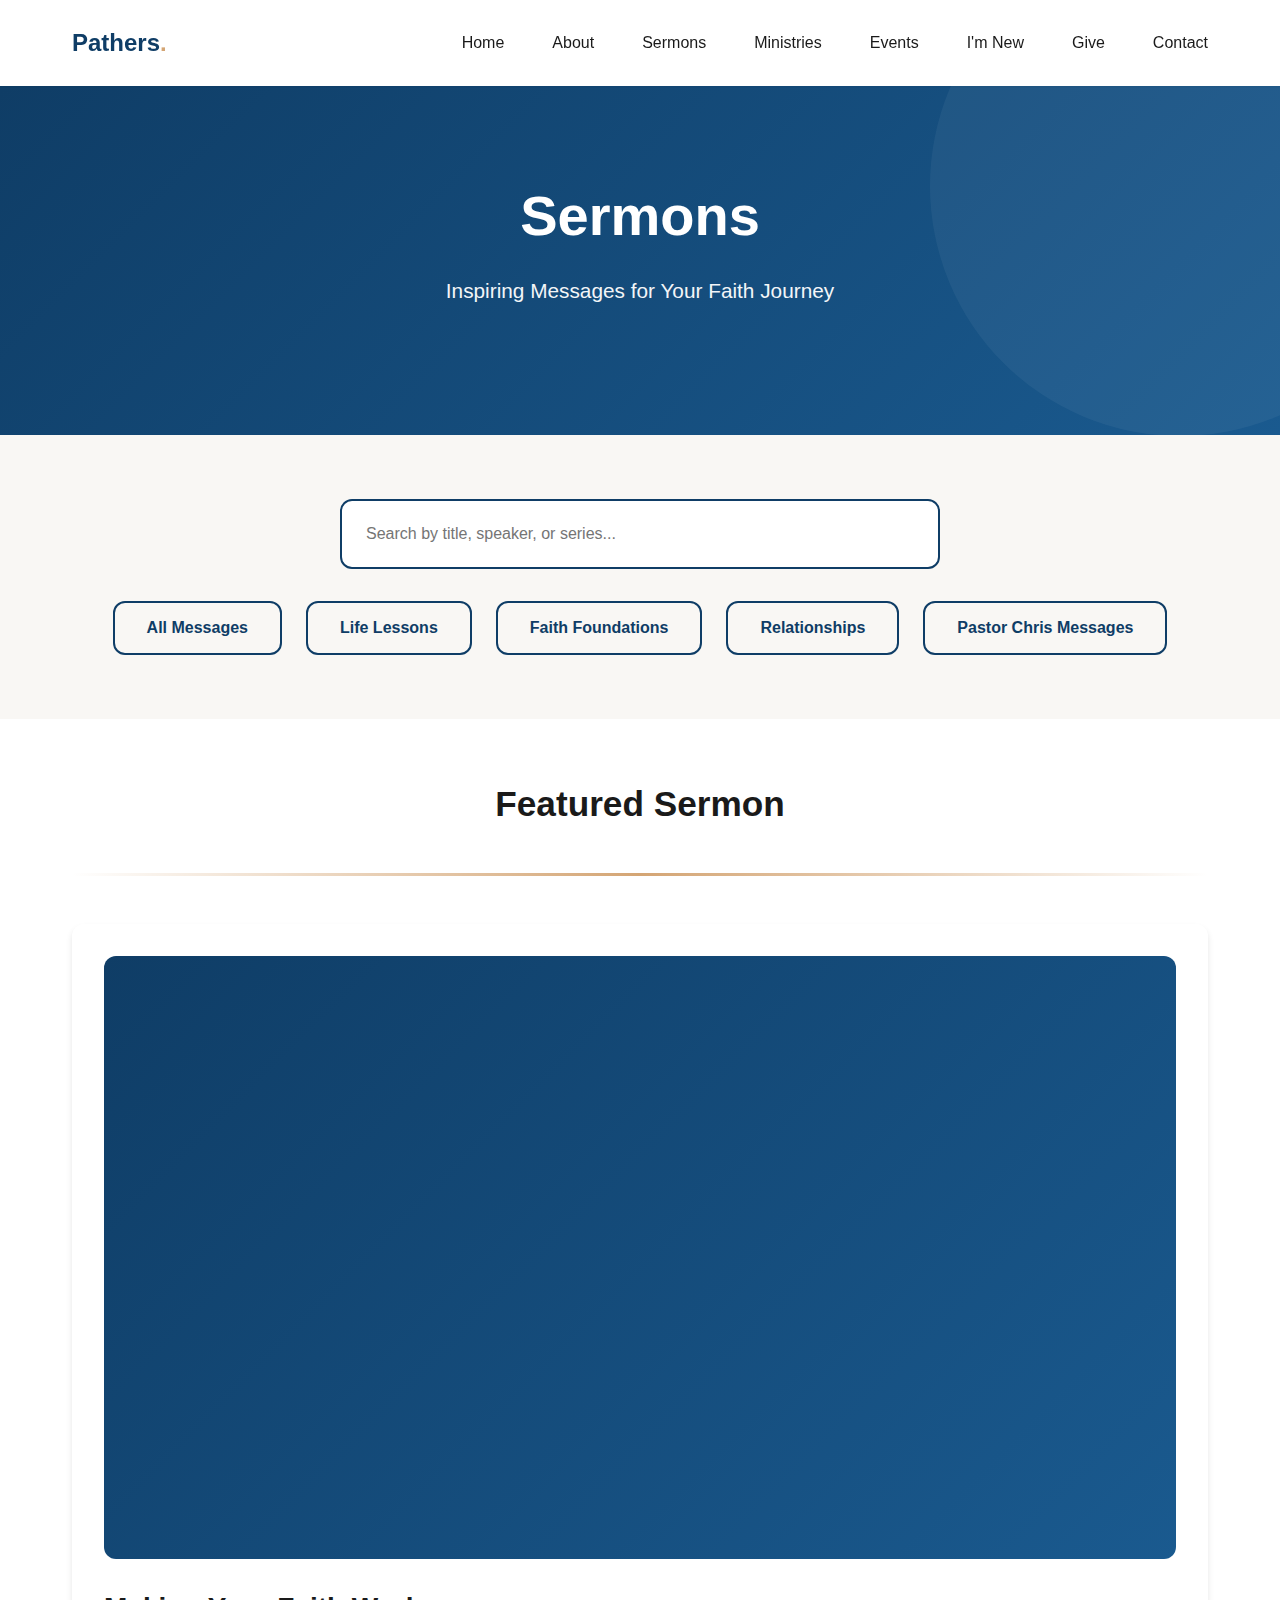
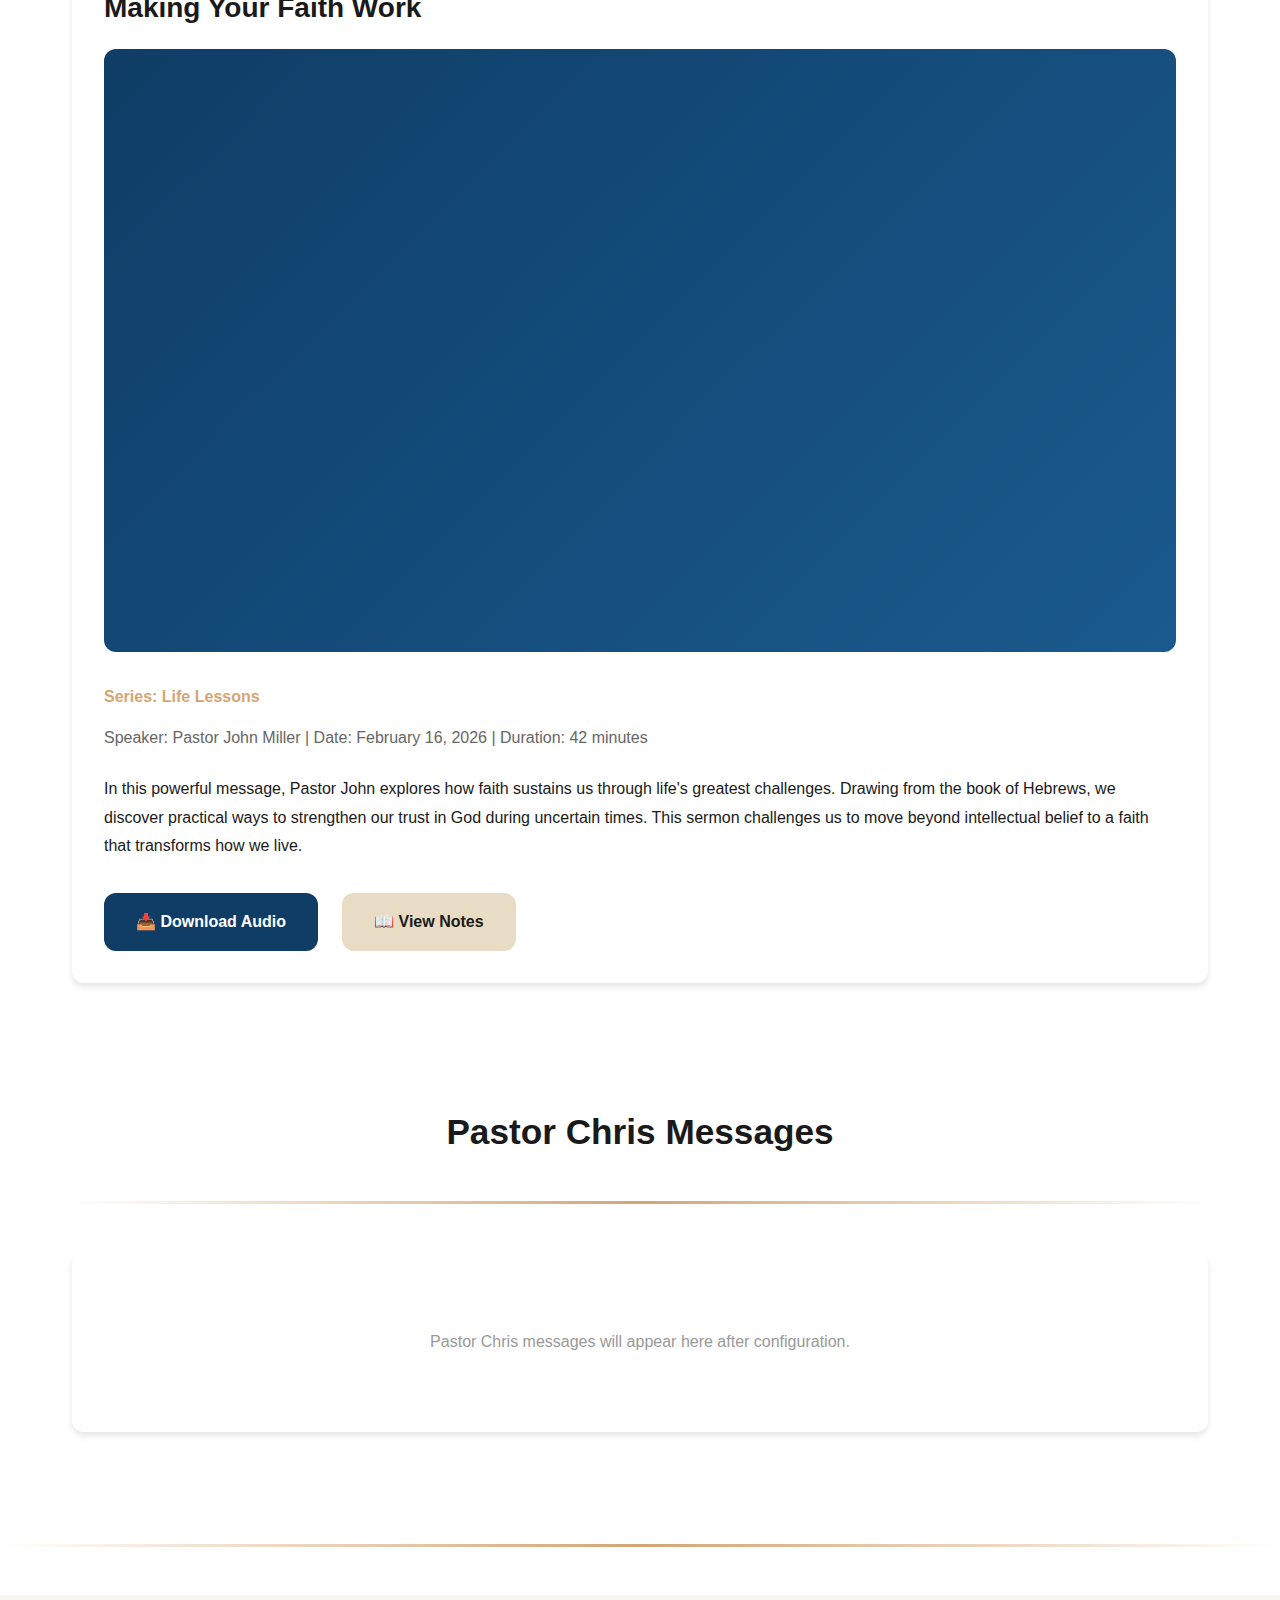
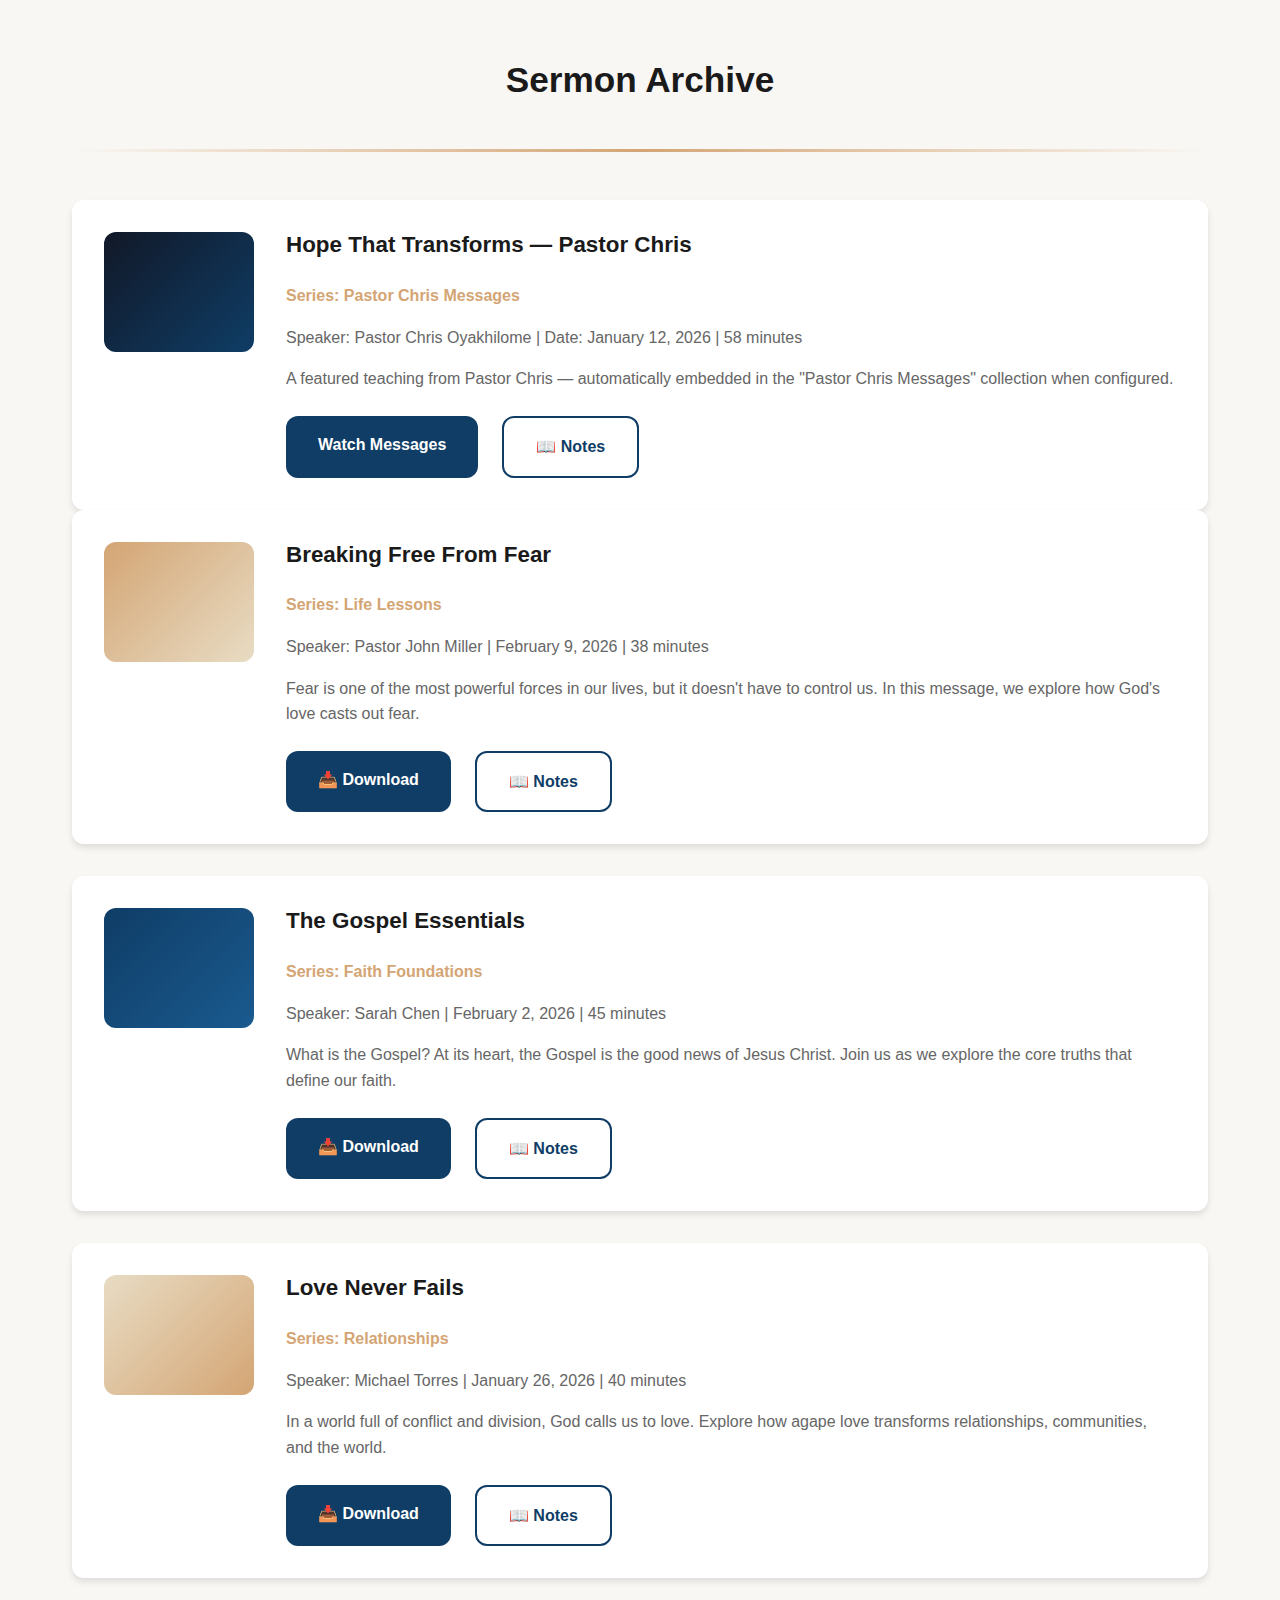
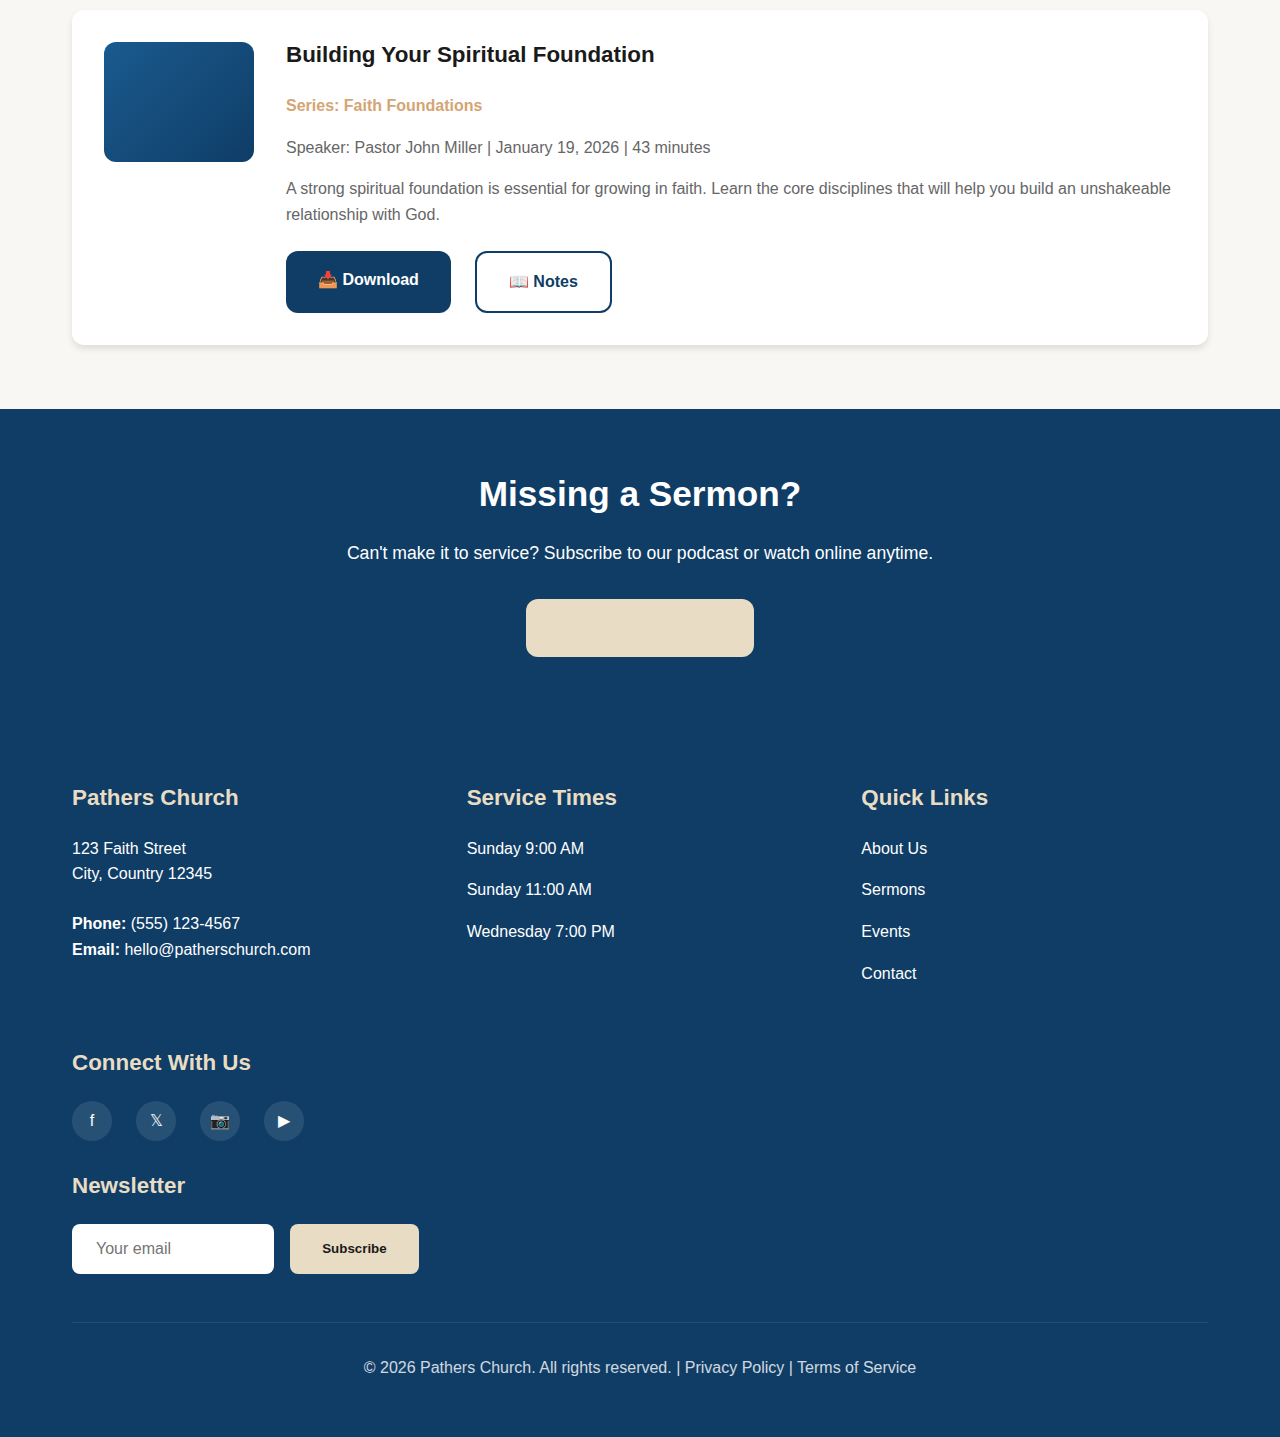
<file: sermons.html>
<!DOCTYPE html>
<html lang="en">

<head>
    <meta charset="UTF-8">
    <meta name="viewport" content="width=device-width, initial-scale=1.0">
    <meta name="description" content="Browse Pathers Church sermons. Search by topic, series, and date. Listen to inspiring messages and download audio.">
    <meta name="keywords" content="sermons, messages, audio, preaching, Bible study">
    <title>Sermons | Pathers Church - Inspiring Messages</title>
    <link rel="stylesheet" href="css/style.css">
</head>

<body>
    <!-- Header & Navigation -->
    <header>
        <div class="container">
            <div class="header-container">
                <a href="/" class="logo">Pathers<span>.</span></a>
                <nav>
                    <ul>
                        <li><a href="index.html">Home</a></li>
                        <li><a href="about.html">About</a></li>
                        <li><a href="sermons.html">Sermons</a></li>
                        <li><a href="ministries.html">Ministries</a></li>
                        <li><a href="events.html">Events</a></li>
                        <li><a href="im-new.html">I'm New</a></li>
                        <li><a href="give.html">Give</a></li>
                        <li><a href="contact.html">Contact</a></li>
                    </ul>
                </nav>
                <button class="mobile-menu-toggle">☰</button>
            </div>
        </div>
    </header>

    <!-- Hero Section -->
    <section class="hero">
        <div class="hero-content">
            <h1>Sermons</h1>
            <p class="hero-tagline">Inspiring Messages for Your Faith Journey</p>
        </div>
    </section>

    <!-- Search & Filter Section -->
    <section class="light-bg">
        <div class="container">
            <div style="max-width: 600px; margin: 0 auto;">
                <input type="text" id="sermon-search" placeholder="Search by title, speaker, or series..." style="width: 100%; padding: var(--spacing-md); border: 2px solid var(--primary-color); border-radius: var(--radius-lg); font-size: 1rem;">
            </div>

            <div style="margin-top: var(--spacing-lg); display: flex; gap: var(--spacing-md); justify-content: center; flex-wrap: wrap;">
                <button class="btn btn-outline event-filter-btn active" data-category="all">All Messages</button>
                <button class="btn btn-outline event-filter-btn" data-category="life-lessons">Life Lessons</button>
                <button class="btn btn-outline event-filter-btn" data-category="faith-foundations">Faith Foundations</button>
                <button class="btn btn-outline event-filter-btn" data-category="relationships">Relationships</button>
                <button class="btn btn-outline event-filter-btn" data-category="pastor-chris">Pastor Chris Messages</button>
            </div>
        </div>
    </section>

    <!-- Featured Sermon -->
    <section>
        <div class="container">
            <h2 class="text-center fade-on-scroll">Featured Sermon</h2>
            <div class="section-divider"></div>

            <div class="card fade-on-scroll">
                <div style="background: linear-gradient(135deg, #0f3d66, #1a5a8f); width: 100%; padding-bottom: 56.25%; position: relative; border-radius: 12px; overflow: hidden; margin-bottom: var(--spacing-lg);">
                    <iframe width="100%" height="100%" style="position: absolute; top: 0; left: 0;" src="https://www.youtube-nocookie.com/embed/a1B2c3D4e5F?autoplay=1&rel=0&modestbranding=1&playsinline=1" frameborder="0" allow="accelerometer; autoplay; clipboard-write; encrypted-media; gyroscope; picture-in-picture"
                        allowfullscreen></iframe>
                </div>

                <h3 class="sermon-title">Making Your Faith Work</h3>
                <div style="background: linear-gradient(135deg, #0f3d66, #1a5a8f); width: 100%; padding-bottom: 56.25%; position: relative; border-radius: 12px; overflow: hidden; margin-bottom: var(--spacing-lg);">
                    <iframe width="100%" height="100%" style="position: absolute; top: 0; left: 0;" src="https://www.youtube-nocookie.com/embed/f6G7h8I9j0K?autoplay=1&rel=0&modestbranding=1&playsinline=1" frameborder="0" allow="accelerometer; autoplay; clipboard-write; encrypted-media; gyroscope; picture-in-picture"
                        allowfullscreen></iframe>
                </div>
                <p class="sermon-series" style="color: var(--accent-color); font-weight: 600; margin-bottom: var(--spacing-sm);">Series: Life Lessons</p>
                <p style="color: #666; font-weight: 500; margin-bottom: var(--spacing-md);">Speaker: Pastor John Miller | Date: February 16, 2026 | Duration: 42 minutes</p>

                <p style="margin-bottom: var(--spacing-lg); line-height: 1.8;">In this powerful message, Pastor John explores how faith sustains us through life's greatest challenges. Drawing from the book of Hebrews, we discover practical ways to strengthen our trust in God during uncertain times. This sermon challenges
                    us to move beyond intellectual belief to a faith that transforms how we live.</p>

                <div style="display: flex; gap: var(--spacing-md); flex-wrap: wrap;">
                    <a href="#" class="btn btn-primary">📥 Download Audio</a>
                    <a href="#" class="btn btn-secondary">📖 View Notes</a>
                </div>
            </div>
        </div>
    </section>

    <!-- Pastor Chris Messages (auto-embedded collection) -->
    <section>
        <div class="container">
            <h2 class="text-center fade-on-scroll">Pastor Chris Messages</h2>
            <div class="section-divider"></div>

            <div id="pastor-chris-messages" class="grid grid-3">
                <!-- JS will inject embedded YouTube players here from config.media.youtube.pastorChrisVideoIds or API -->
                <div class="card fade-on-scroll" style="min-height:180px; display:flex; align-items:center; justify-content:center; color:#999;">
                    Pastor Chris messages will appear here after configuration.
                </div>
            </div>
        </div>
    </section>


    <div class="section-divider"></div>

    <!-- Sermon Archive -->
    <section class="light-bg">
        <div class="container">
            <h2 class="text-center">Sermon Archive</h2>
            <div class="section-divider"></div>

            <!-- Sermon 1 -->
            <!-- Pastor Chris (sample placeholder) -->
            <div class="card sermon-item fade-on-scroll" data-category="pastor-chris" style="margin-top: var(--spacing-lg);">
                <div style="display: flex; gap: var(--spacing-lg);">
                    <div style="flex: 0 0 150px; background: linear-gradient(135deg, #111827, #0f3d66); border-radius: 12px; height: 120px;"></div>
                    <div style="flex: 1;">
                        <h4 class="sermon-title">Hope That Transforms — Pastor Chris</h4>
                        <p class="sermon-series" style="color: var(--accent-color); font-weight: 600; margin-bottom: var(--spacing-sm);">Series: Pastor Chris Messages</p>
                        <p style="color: #666; font-weight: 500; margin-bottom: var(--spacing-sm);">Speaker: Pastor Chris Oyakhilome | Date: January 12, 2026 | 58 minutes</p>
                        <p style="color: #666; margin-bottom: var(--spacing-md);">A featured teaching from Pastor Chris — automatically embedded in the "Pastor Chris Messages" collection when configured.</p>
                        <div style="display: flex; gap: var(--spacing-md); flex-wrap: wrap;">
                            <a href="#pastor-chris-messages" class="btn btn-primary">Watch Messages</a>
                            <a href="#" class="btn btn-outline">📖 Notes</a>
                        </div>
                    </div>
                </div>
            </div>

            <div class="card sermon-item fade-on-scroll" data-category="life-lessons">
                <div style="display: flex; gap: var(--spacing-lg);">
                    <div style="flex: 0 0 150px; background: linear-gradient(135deg, #d4a574, #e8dcc4); border-radius: 12px; height: 120px;"></div>
                    <div style="flex: 1;">
                        <h4 class="sermon-title">Breaking Free From Fear</h4>
                        <p class="sermon-series" style="color: var(--accent-color); font-weight: 600; margin-bottom: var(--spacing-sm);">Series: Life Lessons</p>
                        <p style="color: #666; font-weight: 500; margin-bottom: var(--spacing-sm);">Speaker: Pastor John Miller | February 9, 2026 | 38 minutes</p>
                        <p style="color: #666; margin-bottom: var(--spacing-md);">Fear is one of the most powerful forces in our lives, but it doesn't have to control us. In this message, we explore how God's love casts out fear.</p>
                        <div style="display: flex; gap: var(--spacing-md); flex-wrap: wrap;">
                            <a href="#" class="btn btn-primary">📥 Download</a>
                            <a href="#" class="btn btn-outline">📖 Notes</a>
                        </div>
                    </div>
                </div>
            </div>

            <!-- Sermon 2 -->
            <div class="card sermon-item fade-on-scroll" data-category="faith-foundations" style="margin-top: var(--spacing-lg);">
                <div style="display: flex; gap: var(--spacing-lg);">
                    <div style="flex: 0 0 150px; background: linear-gradient(135deg, #0f3d66, #1a5a8f); border-radius: 12px; height: 120px;"></div>
                    <div style="flex: 1;">
                        <h4 class="sermon-title">The Gospel Essentials</h4>
                        <p class="sermon-series" style="color: var(--accent-color); font-weight: 600; margin-bottom: var(--spacing-sm);">Series: Faith Foundations</p>
                        <p style="color: #666; font-weight: 500; margin-bottom: var(--spacing-sm);">Speaker: Sarah Chen | February 2, 2026 | 45 minutes</p>
                        <p style="color: #666; margin-bottom: var(--spacing-md);">What is the Gospel? At its heart, the Gospel is the good news of Jesus Christ. Join us as we explore the core truths that define our faith.</p>
                        <div style="display: flex; gap: var(--spacing-md); flex-wrap: wrap;">
                            <a href="#" class="btn btn-primary">📥 Download</a>
                            <a href="#" class="btn btn-outline">📖 Notes</a>
                        </div>
                    </div>
                </div>
            </div>

            <!-- Sermon 3 -->
            <div class="card sermon-item fade-on-scroll" data-category="relationships" style="margin-top: var(--spacing-lg);">
                <div style="display: flex; gap: var(--spacing-lg);">
                    <div style="flex: 0 0 150px; background: linear-gradient(135deg, #e8dcc4, #d4a574); border-radius: 12px; height: 120px;"></div>
                    <div style="flex: 1;">
                        <h4 class="sermon-title">Love Never Fails</h4>
                        <p class="sermon-series" style="color: var(--accent-color); font-weight: 600; margin-bottom: var(--spacing-sm);">Series: Relationships</p>
                        <p style="color: #666; font-weight: 500; margin-bottom: var(--spacing-sm);">Speaker: Michael Torres | January 26, 2026 | 40 minutes</p>
                        <p style="color: #666; margin-bottom: var(--spacing-md);">In a world full of conflict and division, God calls us to love. Explore how agape love transforms relationships, communities, and the world.</p>
                        <div style="display: flex; gap: var(--spacing-md); flex-wrap: wrap;">
                            <a href="#" class="btn btn-primary">📥 Download</a>
                            <a href="#" class="btn btn-outline">📖 Notes</a>
                        </div>
                    </div>
                </div>
            </div>

            <!-- Sermon 4 -->
            <div class="card sermon-item fade-on-scroll" data-category="faith-foundations" style="margin-top: var(--spacing-lg);">
                <div style="display: flex; gap: var(--spacing-lg);">
                    <div style="flex: 0 0 150px; background: linear-gradient(135deg, #1a5a8f, #0f3d66); border-radius: 12px; height: 120px;"></div>
                    <div style="flex: 1;">
                        <h4 class="sermon-title">Building Your Spiritual Foundation</h4>
                        <p class="sermon-series" style="color: var(--accent-color); font-weight: 600; margin-bottom: var(--spacing-sm);">Series: Faith Foundations</p>
                        <p style="color: #666; font-weight: 500; margin-bottom: var(--spacing-sm);">Speaker: Pastor John Miller | January 19, 2026 | 43 minutes</p>
                        <p style="color: #666; margin-bottom: var(--spacing-md);">A strong spiritual foundation is essential for growing in faith. Learn the core disciplines that will help you build an unshakeable relationship with God.</p>
                        <div style="display: flex; gap: var(--spacing-md); flex-wrap: wrap;">
                            <a href="#" class="btn btn-primary">📥 Download</a>
                            <a href="#" class="btn btn-outline">📖 Notes</a>
                        </div>
                    </div>
                </div>
            </div>
        </div>
    </section>

    <!-- CTA -->
    <section class="dark-bg">
        <div class="container-sm text-center fade-on-scroll">
            <h2>Missing a Sermon?</h2>
            <p style="font-size: 1.1rem; margin-bottom: var(--spacing-lg);">Can't make it to service? Subscribe to our podcast or watch online anytime.</p>
            <a href="index.html" class="btn btn-secondary">Subscribe to Podcast</a>
        </div>
    </section>

    <!-- Footer -->
    <footer>
        <div class="container">
            <div class="footer-content">
                <div class="footer-section">
                    <h4>Pathers Church</h4>
                    <p>123 Faith Street<br>City, Country 12345</p>
                    <p><strong>Phone:</strong> (555) 123-4567<br><strong>Email:</strong> hello@patherschurch.com</p>
                </div>

                <div class="footer-section">
                    <h4>Service Times</h4>
                    <ul>
                        <li>Sunday 9:00 AM</li>
                        <li>Sunday 11:00 AM</li>
                        <li>Wednesday 7:00 PM</li>
                    </ul>
                </div>

                <div class="footer-section">
                    <h4>Quick Links</h4>
                    <ul>
                        <li><a href="about.html">About Us</a></li>
                        <li><a href="sermons.html">Sermons</a></li>
                        <li><a href="events.html">Events</a></li>
                        <li><a href="contact.html">Contact</a></li>
                    </ul>
                </div>

                <div class="footer-section">
                    <h4>Connect With Us</h4>
                    <div class="social-links">
                        <a href="https://facebook.com" title="Facebook" target="_blank">f</a>
                        <a href="https://twitter.com" title="Twitter" target="_blank">𝕏</a>
                        <a href="https://instagram.com" title="Instagram" target="_blank">📷</a>
                        <a href="https://youtube.com" title="YouTube" target="_blank">▶</a>
                    </div>
                    <h4 style="margin-top: var(--spacing-lg);">Newsletter</h4>
                    <form class="newsletter-form">
                        <input type="email" placeholder="Your email" required>
                        <button type="submit">Subscribe</button>
                    </form>
                </div>
            </div>

            <div class="footer-bottom">
                <p>&copy; 2026 Pathers Church. All rights reserved. | <a href="#" style="color: inherit;">Privacy Policy</a> | <a href="#" style="color: inherit;">Terms of Service</a></p>
            </div>
        </div>
    </footer>

    <script src="js/main.js"></script>
</body>

</html>
</file>
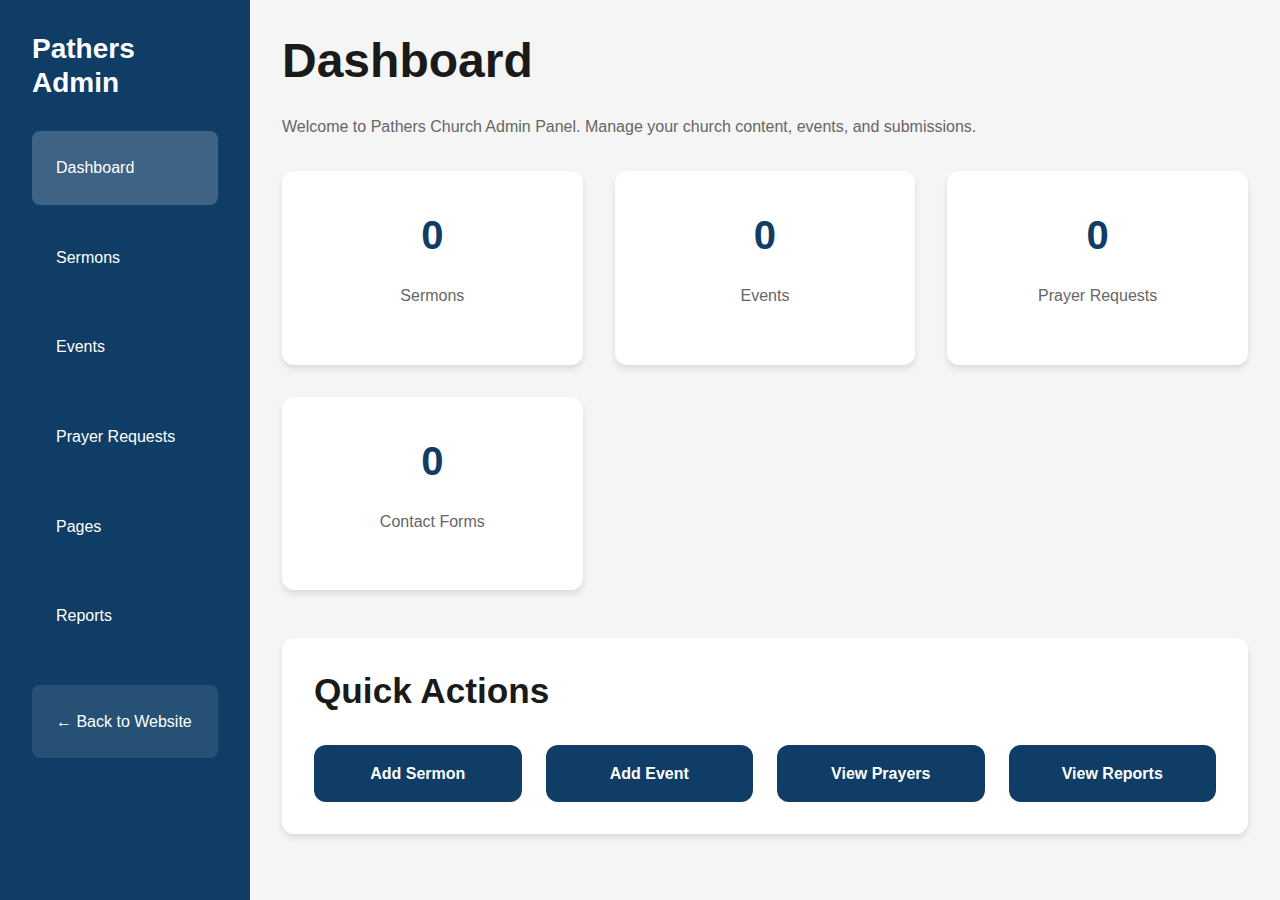
<file: admin/dashboard.html>
<!DOCTYPE html>
<html lang="en">

<head>
    <meta charset="UTF-8">
    <meta name="viewport" content="width=device-width, initial-scale=1.0">
    <meta name="description" content="Pathers Church Admin Dashboard - Manage sermons, events, and prayer requests.">
    <title>Admin Dashboard | Pathers Church</title>
    <link rel="stylesheet" href="../css/style.css">
    <style>
        .admin-page {
            background-color: #f5f5f5;
        }
        
        .admin-sidebar {
            background-color: var(--primary-color);
            color: white;
            padding: var(--spacing-lg);
            min-height: 100vh;
            position: sticky;
            top: 0;
        }
        
        .admin-sidebar h3 {
            color: white;
            margin-bottom: var(--spacing-lg);
        }
        
        .admin-sidebar a {
            display: block;
            color: white;
            padding: var(--spacing-md);
            margin-bottom: var(--spacing-sm);
            border-radius: var(--radius-md);
            transition: background var(--transition-fast);
        }
        
        .admin-sidebar a:hover,
        .admin-sidebar a.active {
            background-color: rgba(255, 255, 255, 0.2);
        }
        
        .admin-container {
            display: grid;
            grid-template-columns: 250px 1fr;
            min-height: 100vh;
        }
        
        .admin-main {
            padding: var(--spacing-lg);
        }
        
        .admin-card {
            background: white;
            padding: var(--spacing-lg);
            border-radius: var(--radius-lg);
            box-shadow: var(--shadow-md);
            margin-bottom: var(--spacing-lg);
        }
        
        .admin-item {
            background: white;
            padding: var(--spacing-md);
            border-radius: var(--radius-md);
            margin-bottom: var(--spacing-md);
            border-left: 4px solid var(--accent-color);
        }
        
        .admin-item h4 {
            color: var(--primary-color);
            margin-bottom: var(--spacing-sm);
        }
        
        .admin-item button {
            margin-top: var(--spacing-sm);
        }
        
        .tab-content {
            display: none;
        }
        
        .tab-content.active {
            display: block;
        }
        
        .dashboard-grid {
            display: grid;
            grid-template-columns: repeat(auto-fit, minmax(250px, 1fr));
            gap: var(--spacing-lg);
            margin-bottom: var(--spacing-xl);
        }
        
        .stat-card {
            background: white;
            padding: var(--spacing-lg);
            border-radius: var(--radius-lg);
            box-shadow: var(--shadow-md);
            text-align: center;
        }
        
        .stat-number {
            font-size: 2.5rem;
            font-weight: 700;
            color: var(--primary-color);
            margin-bottom: var(--spacing-sm);
        }
        
        @media (max-width: 768px) {
            .admin-container {
                grid-template-columns: 1fr;
            }
            .admin-sidebar {
                position: relative;
                min-height: auto;
            }
        }
    </style>
</head>

<body class="admin-page">
    <div class="admin-container">
        <!-- Sidebar -->
        <div class="admin-sidebar">
            <h3>Pathers Admin</h3>
            <a href="#dashboard" class="sidebar-link active" onclick="showTab('dashboard')">Dashboard</a>
            <a href="#sermons" class="sidebar-link" onclick="showTab('sermons')">Sermons</a>
            <a href="#events" class="sidebar-link" onclick="showTab('events')">Events</a>
            <a href="#prayers" class="sidebar-link" onclick="showTab('prayers')">Prayer Requests</a>
            <a href="#pages" class="sidebar-link" onclick="showTab('pages')">Pages</a>
            <a href="#reports" class="sidebar-link" onclick="showTab('reports')">Reports</a>
            <a href="/" style="margin-top: var(--spacing-lg); background: rgba(255, 255, 255, 0.1);">← Back to Website</a>
        </div>

        <!-- Main Content -->
        <div class="admin-main">
            <!-- Dashboard Tab -->
            <div id="dashboard" class="tab-content active">
                <h1>Dashboard</h1>
                <p style="color: #666; margin-bottom: var(--spacing-lg);">Welcome to Pathers Church Admin Panel. Manage your church content, events, and submissions.</p>

                <div class="dashboard-grid">
                    <div class="stat-card">
                        <div class="stat-number" id="sermon-count">4</div>
                        <p style="color: #666;">Sermons</p>
                    </div>
                    <div class="stat-card">
                        <div class="stat-number" id="event-count">6</div>
                        <p style="color: #666;">Events</p>
                    </div>
                    <div class="stat-card">
                        <div class="stat-number" id="prayer-count">0</div>
                        <p style="color: #666;">Prayer Requests</p>
                    </div>
                    <div class="stat-card">
                        <div class="stat-number" id="contact-count">0</div>
                        <p style="color: #666;">Contact Forms</p>
                    </div>
                </div>

                <div class="admin-card">
                    <h2>Quick Actions</h2>
                    <div style="display: grid; grid-template-columns: repeat(auto-fit, minmax(200px, 1fr)); gap: var(--spacing-md); margin-top: var(--spacing-lg);">
                        <a href="#sermons" onclick="showTab('sermons')" class="btn btn-primary">Add Sermon</a>
                        <a href="#events" onclick="showTab('events')" class="btn btn-primary">Add Event</a>
                        <a href="#prayers" onclick="showTab('prayers')" class="btn btn-primary">View Prayers</a>
                        <a href="#reports" onclick="showTab('reports')" class="btn btn-primary">View Reports</a>
                    </div>
                </div>
            </div>

            <!-- Sermons Tab -->
            <div id="sermons" class="tab-content">
                <h1>Manage Sermons</h1>

                <div class="admin-card">
                    <h2>Add New Sermon</h2>
                    <form style="margin-top: var(--spacing-lg);">
                        <div class="form-group">
                            <label>Sermon Title</label>
                            <input type="text" placeholder="Enter sermon title">
                        </div>
                        <div class="form-group">
                            <label>Speaker</label>
                            <input type="text" placeholder="Pastor name">
                        </div>
                        <div class="form-group">
                            <label>Series</label>
                            <input type="text" placeholder="Series name">
                        </div>
                        <div class="form-group">
                            <label>Date</label>
                            <input type="date">
                        </div>
                        <div class="form-group">
                            <label>Description</label>
                            <textarea rows="4" placeholder="Sermon description"></textarea>
                        </div>
                        <div class="form-group">
                            <label>Video URL</label>
                            <input type="url" placeholder="YouTube or Vimeo URL">
                        </div>
                        <div class="form-group">
                            <label>Audio URL</label>
                            <input type="url" placeholder="Audio download link">
                        </div>
                        <button type="submit" class="btn btn-primary">Add Sermon</button>
                    </form>
                </div>

                <h2>Existing Sermons</h2>
                <div id="sermon-list">
                    <p style="color: #999;">Loading sermons...</p>
                </div>
            </div>

            <!-- Events Tab -->
            <div id="events" class="tab-content">
                <h1>Manage Events</h1>

                <div class="admin-card">
                    <h2>Add New Event</h2>
                    <form style="margin-top: var(--spacing-lg);">
                        <div class="form-group">
                            <label>Event Title</label>
                            <input type="text" placeholder="Enter event title">
                        </div>
                        <div class="form-group">
                            <label>Date</label>
                            <input type="date">
                        </div>
                        <div class="form-group">
                            <label>Time</label>
                            <input type="time">
                        </div>
                        <div class="form-group">
                            <label>Location</label>
                            <input type="text" placeholder="Event location">
                        </div>
                        <div class="form-group">
                            <label>Category</label>
                            <select>
                                <option>worship</option>
                                <option>outreach</option>
                                <option>social</option>
                                <option>study</option>
                            </select>
                        </div>
                        <div class="form-group">
                            <label>Description</label>
                            <textarea rows="4" placeholder="Event description"></textarea>
                        </div>
                        <button type="submit" class="btn btn-primary">Add Event</button>
                    </form>
                </div>

                <h2>Existing Events</h2>
                <div id="event-list">
                    <p style="color: #999;">Loading events...</p>
                </div>
            </div>

            <!-- Prayer Requests Tab -->
            <div id="prayers" class="tab-content">
                <h1>Prayer Requests</h1>
                <p style="color: #666; margin-bottom: var(--spacing-lg);">Manage prayer requests submitted through the website.</p>

                <div id="prayer-list">
                    <p style="color: #999;">No prayer requests yet.</p>
                </div>
            </div>

            <!-- Pages Tab -->
            <div id="pages" class="tab-content">
                <h1>Manage Pages</h1>

                <div style="display: grid; grid-template-columns: repeat(auto-fit, minmax(200px, 1fr)); gap: var(--spacing-lg);">
                    <div class="admin-card">
                        <h3>Home Page</h3>
                        <p style="color: #666; margin-bottom: var(--spacing-md);">Edit hero section, welcome message, and featured content</p>
                        <button class="btn btn-primary" style="width: 100%;">Edit</button>
                    </div>

                    <div class="admin-card">
                        <h3>About Page</h3>
                        <p style="color: #666; margin-bottom: var(--spacing-md);">Update church story, mission, vision, and leadership</p>
                        <button class="btn btn-primary" style="width: 100%;">Edit</button>
                    </div>

                    <div class="admin-card">
                        <h3>Contact Info</h3>
                        <p style="color: #666; margin-bottom: var(--spacing-md);">Update address, phone numbers, and office hours</p>
                        <button class="btn btn-primary" style="width: 100%;">Edit</button>
                    </div>

                    <div class="admin-card">
                        <h3>Service Times</h3>
                        <p style="color: #666; margin-bottom: var(--spacing-md);">Manage Sunday and Wednesday service schedules</p>
                        <button class="btn btn-primary" style="width: 100%;">Edit</button>
                    </div>
                </div>
            </div>

            <!-- Reports Tab -->
            <div id="reports" class="tab-content">
                <h1>Reports & Analytics</h1>

                <div class="admin-card">
                    <h2>Form Submissions</h2>
                    <div style="display: grid; gap: var(--spacing-md);">
                        <div style="padding: var(--spacing-md); background: #f9f7f4; border-radius: var(--radius-md);">
                            <p><strong>Contact Forms:</strong> <span id="contact-total">0</span></p>
                        </div>
                        <div style="padding: var(--spacing-md); background: #f9f7f4; border-radius: var(--radius-md);">
                            <p><strong>Prayer Requests:</strong> <span id="prayer-total">0</span></p>
                        </div>
                        <div style="padding: var(--spacing-md); background: #f9f7f4; border-radius: var(--radius-md);">
                            <p><strong>Newsletter Signups:</strong> <span id="newsletter-total">0</span></p>
                        </div>
                    </div>
                </div>

                <div class="admin-card">
                    <h2>Export Data</h2>
                    <p style="color: #666; margin-bottom: var(--spacing-lg);">Export submissions and analytics for reporting.</p>
                    <div style="display: grid; grid-template-columns: repeat(auto-fit, minmax(150px, 1fr)); gap: var(--spacing-md);">
                        <button class="btn btn-primary">Export Prayers</button>
                        <button class="btn btn-primary">Export Contacts</button>
                        <button class="btn btn-primary">Export Events</button>
                    </div>
                </div>
            </div>
        </div>
    </div>

    <script>
        // Tab switching
        function showTab(tabName) {
            // Hide all tabs
            document.querySelectorAll('.tab-content').forEach(tab => {
                tab.classList.remove('active');
            });

            // Remove active class from all sidebar links
            document.querySelectorAll('.sidebar-link').forEach(link => {
                link.classList.remove('active');
            });

            // Show selected tab
            const tab = document.getElementById(tabName);
            if (tab) {
                tab.classList.add('active');

                // Add active class to clicked link
                event.target.classList.add('active');

                // Load data for specific tabs
                if (tabName === 'sermons') {
                    loadSermons();
                } else if (tabName === 'events') {
                    loadEvents();
                } else if (tabName === 'prayers') {
                    loadPrayers();
                }
            }
        }

        // Load sermons from localStorage
        function loadSermons() {
            const sermons = JSON.parse(localStorage.getItem('sermons') || '[]');
            const list = document.getElementById('sermon-list');

            if (sermons.length === 0) {
                list.innerHTML = '<p style="color: #999;">No sermons added yet.</p>';
            } else {
                list.innerHTML = sermons.map(sermon => `
                    <div class="admin-item">
                        <h4>${sermon.title}</h4>
                        <p style="color: #666; margin-bottom: var(--spacing-sm);">
                            Speaker: ${sermon.speaker || 'N/A'}<br>
                            Series: ${sermon.series || 'N/A'}<br>
                            Date: ${sermon.date || 'N/A'}
                        </p>
                        <button class="btn btn-outline" style="margin-right: var(--spacing-sm);">Edit</button>
                        <button class="btn btn-outline" style="background: #fee; color: #e74c3c;" onclick="deleteSermon(${sermon.id})">Delete</button>
                    </div>
                `).join('');
            }
        }

        // Load events from localStorage
        function loadEvents() {
            const events = JSON.parse(localStorage.getItem('events') || '[]');
            const list = document.getElementById('event-list');

            if (events.length === 0) {
                list.innerHTML = '<p style="color: #999;">No events added yet.</p>';
            } else {
                list.innerHTML = events.map(event => `
                    <div class="admin-item">
                        <h4>${event.title}</h4>
                        <p style="color: #666; margin-bottom: var(--spacing-sm);">
                            Date: ${event.date || 'N/A'}<br>
                            Time: ${event.time || 'N/A'}<br>
                            Location: ${event.location || 'N/A'}
                        </p>
                        <button class="btn btn-outline" style="margin-right: var(--spacing-sm);">Edit</button>
                        <button class="btn btn-outline" style="background: #fee; color: #e74c3c;" onclick="deleteEvent(${event.id})">Delete</button>
                    </div>
                `).join('');
            }
        }

        // Load prayer requests
        function loadPrayers() {
            const prayers = JSON.parse(localStorage.getItem('prayer_submissions') || '[]');
            const list = document.getElementById('prayer-list');

            if (prayers.length === 0) {
                list.innerHTML = '<p style="color: #999;">No prayer requests yet.</p>';
            } else {
                list.innerHTML = prayers.map((prayer, idx) => `
                    <div class="admin-item">
                        <h4>${prayer.name}</h4>
                        <p style="color: #666; margin-bottom: var(--spacing-sm);">
                            Category: ${prayer.category || 'N/A'}<br>
                            Privacy: ${prayer.privacy || 'Private'}<br>
                            Submitted: ${new Date(prayer.timestamp).toLocaleDateString()}
                        </p>
                        <p style="color: #666; font-style: italic;">"${prayer.request}"</p>
                    </div>
                `).join('');
            }
        }

        // Delete sermon
        function deleteSermon(id) {
            if (confirm('Are you sure you want to delete this sermon?')) {
                const sermons = JSON.parse(localStorage.getItem('sermons') || '[]');
                const filtered = sermons.filter(s => s.id != id);
                localStorage.setItem('sermons', JSON.stringify(filtered));
                loadSermons();
            }
        }

        // Delete event
        function deleteEvent(id) {
            if (confirm('Are you sure you want to delete this event?')) {
                const events = JSON.parse(localStorage.getItem('events') || '[]');
                const filtered = events.filter(e => e.id != id);
                localStorage.setItem('events', JSON.stringify(filtered));
                loadEvents();
            }
        }

        // Update statistics on page load
        function updateStats() {
            const sermons = JSON.parse(localStorage.getItem('sermons') || '[]');
            const events = JSON.parse(localStorage.getItem('events') || '[]');
            const prayers = JSON.parse(localStorage.getItem('prayer_submissions') || '[]');
            const contacts = JSON.parse(localStorage.getItem('contact_submissions') || '[]');

            document.getElementById('sermon-count').textContent = sermons.length;
            document.getElementById('event-count').textContent = events.length;
            document.getElementById('prayer-count').textContent = prayers.length;
            document.getElementById('contact-count').textContent = contacts.length;
            document.getElementById('prayer-total').textContent = prayers.length;
            document.getElementById('contact-total').textContent = contacts.length;
        }

        // Initialize on load
        window.addEventListener('load', updateStats);
    </script>
</body>

</html>
</file>
<file: css/style.css>
/* ===========================
   PATHERS CHURCH WEBSITE
   Design System & Global Styles
   =========================== */

:root {
  /* Color Palette */
  --primary-color: #0f3d66;
  --secondary-color: #e8dcc4;
  --accent-color: #d4a574;
  --text-dark: #1a1a1a;
  --text-light: #f8f8f8;
  --border-light: #e0e0e0;
  --success-color: #27ae60;
  --error-color: #e74c3c;
  
  /* Typography */
  --font-heading: 'Inter', 'Segoe UI', sans-serif;
  --font-body: 'Inter', 'Segoe UI', sans-serif;
  
  /* Spacing */
  --spacing-xs: 0.5rem;
  --spacing-sm: 1rem;
  --spacing-md: 1.5rem;
  --spacing-lg: 2rem;
  --spacing-xl: 3rem;
  --spacing-2xl: 4rem;
  
  /* Border Radius */
  --radius-sm: 4px;
  --radius-md: 8px;
  --radius-lg: 12px;
  --radius-xl: 16px;
  
  /* Shadows */
  --shadow-sm: 0 1px 2px rgba(0, 0, 0, 0.05);
  --shadow-md: 0 4px 6px rgba(0, 0, 0, 0.1);
  --shadow-lg: 0 10px 25px rgba(0, 0, 0, 0.1);
  
  /* Transitions */
  --transition-fast: 150ms ease-in-out;
  --transition-base: 300ms ease-in-out;
}

* {
  margin: 0;
  padding: 0;
  box-sizing: border-box;
}

html {
  scroll-behavior: smooth;
}

body {
  font-family: var(--font-body);
  color: var(--text-dark);
  background-color: #ffffff;
  line-height: 1.6;
  font-size: 16px;
}

/* ===========================
   TYPOGRAPHY
   =========================== */

h1, h2, h3, h4, h5, h6 {
  font-family: var(--font-heading);
  font-weight: 700;
  line-height: 1.2;
  margin-bottom: var(--spacing-md);
}

h1 {
  font-size: 3rem;
}

h2 {
  font-size: 2.2rem;
}

h3 {
  font-size: 1.75rem;
}

h4 {
  font-size: 1.4rem;
}

h5 {
  font-size: 1.1rem;
}

p {
  margin-bottom: var(--spacing-md);
  font-size: 1rem;
}

a {
  color: var(--primary-color);
  text-decoration: none;
  transition: color var(--transition-fast);
}

a:hover {
  color: var(--accent-color);
}

/* ===========================
   BUTTONS & FORMS
   =========================== */

.btn {
  display: inline-block;
  padding: var(--spacing-sm) var(--spacing-lg);
  border: none;
  border-radius: var(--radius-lg);
  font-size: 1rem;
  font-weight: 600;
  cursor: pointer;
  transition: all var(--transition-base);
  text-align: center;
  text-decoration: none;
  font-family: var(--font-heading);
}

.btn-primary {
  background-color: var(--primary-color);
  color: white;
}

.btn-primary:hover {
  background-color: #062a4a;
  transform: translateY(-2px);
  box-shadow: var(--shadow-lg);
}

.btn-secondary {
  background-color: var(--secondary-color);
  color: var(--text-dark);
}

.btn-secondary:hover {
  background-color: #dcc99f;
  transform: translateY(-2px);
  box-shadow: var(--shadow-lg);
}

.btn-accent {
  background-color: var(--accent-color);
  color: white;
}

.btn-accent:hover {
  background-color: #c2945f;
  transform: translateY(-2px);
  box-shadow: var(--shadow-lg);
}

.btn-outline {
  background-color: transparent;
  color: var(--primary-color);
  border: 2px solid var(--primary-color);
}

.btn-outline:hover {
  background-color: var(--primary-color);
  color: white;
}

/* Form Elements */
input, textarea, select {
  width: 100%;
  padding: var(--spacing-sm) var(--spacing-md);
  border: 1px solid var(--border-light);
  border-radius: var(--radius-md);
  font-family: var(--font-body);
  font-size: 1rem;
  transition: border-color var(--transition-fast);
}

input:focus, textarea:focus, select:focus {
  outline: none;
  border-color: var(--primary-color);
  box-shadow: 0 0 0 3px rgba(15, 61, 102, 0.1);
}

label {
  display: block;
  margin-bottom: var(--spacing-xs);
  font-weight: 600;
  color: var(--text-dark);
}

.form-group {
  margin-bottom: var(--spacing-lg);
}

/* ===========================
   LAYOUT & CONTAINERS
   =========================== */

.container {
  max-width: 1200px;
  margin: 0 auto;
  padding: 0 var(--spacing-lg);
}

.container-sm {
  max-width: 800px;
  margin: 0 auto;
  padding: 0 var(--spacing-lg);
}

section {
  padding: var(--spacing-2xl) 0;
}

section.light-bg {
  background-color: #f9f7f4;
}

section.dark-bg {
  background-color: var(--primary-color);
  color: white;
}

section.dark-bg h2,
section.dark-bg h3 {
  color: white;
}

section.dark-bg a {
  color: var(--secondary-color);
}

/* ===========================
   HEADER & NAVIGATION
   =========================== */

header {
  background-color: white;
  box-shadow: var(--shadow-sm);
  position: sticky;
  top: 0;
  z-index: 1000;
}

.header-container {
  display: flex;
  justify-content: space-between;
  align-items: center;
  padding: var(--spacing-md) 0;
}

.logo {
  font-size: 1.5rem;
  font-weight: 700;
  color: var(--primary-color);
  text-decoration: none;
}

.logo span {
  color: var(--accent-color);
}

nav ul {
  display: flex;
  list-style: none;
  gap: var(--spacing-xl);
  align-items: center;
}

nav a {
  color: var(--text-dark);
  font-weight: 500;
  transition: color var(--transition-fast);
  position: relative;
}

nav a:after {
  content: '';
  position: absolute;
  bottom: -5px;
  left: 0;
  width: 0;
  height: 2px;
  background-color: var(--accent-color);
  transition: width var(--transition-fast);
}

nav a:hover:after {
  width: 100%;
}

.mobile-menu-toggle {
  display: none;
  background: none;
  border: none;
  font-size: 1.5rem;
  cursor: pointer;
  color: var(--primary-color);
}

/* ===========================
   HERO SECTION
   =========================== */

.hero {
  background: linear-gradient(135deg, var(--primary-color) 0%, #1a5a8f 100%);
  color: white;
  padding: 6rem var(--spacing-lg);
  text-align: center;
  position: relative;
  overflow: hidden;
}

.hero::before {
  content: '';
  position: absolute;
  top: 0;
  right: 0;
  width: 500px;
  height: 500px;
  background: rgba(255, 255, 255, 0.05);
  border-radius: 50%;
  transform: translate(30%, -30%);
}

.hero-content {
  position: relative;
  z-index: 2;
}

.hero h1 {
  font-size: 3.5rem;
  margin-bottom: var(--spacing-md);
}

.hero-tagline {
  font-size: 1.3rem;
  margin-bottom: var(--spacing-lg);
  opacity: 0.95;
}

.service-times {
  background: rgba(255, 255, 255, 0.1);
  padding: var(--spacing-lg);
  border-radius: var(--radius-lg);
  margin: var(--spacing-lg) 0;
  backdrop-filter: blur(10px);
}

.service-times h3 {
  color: white;
  margin-bottom: var(--spacing-md);
}

.service-time {
  margin-bottom: var(--spacing-sm);
  font-size: 1.1rem;
}

.hero-buttons {
  display: flex;
  gap: var(--spacing-md);
  justify-content: center;
  flex-wrap: wrap;
  margin-top: var(--spacing-lg);
}

/* ===========================
   CARDS
   =========================== */

.card {
  background: white;
  border-radius: var(--radius-lg);
  padding: var(--spacing-lg);
  box-shadow: var(--shadow-md);
  transition: all var(--transition-base);
}

.card:hover {
  transform: translateY(-5px);
  box-shadow: var(--shadow-lg);
}

.card-image {
  width: 100%;
  height: 250px;
  background: linear-gradient(135deg, #e8dcc4 0%, #d4a574 100%);
  border-radius: var(--radius-lg);
  margin-bottom: var(--spacing-md);
  object-fit: cover;
}

.card-title {
  font-size: 1.3rem;
  margin-bottom: var(--spacing-sm);
}

.card-text {
  color: #666;
  font-size: 0.95rem;
}

/* ===========================
   GRID SYSTEMS
   =========================== */

.grid {
  display: grid;
  gap: var(--spacing-lg);
}

.grid-2 {
  grid-template-columns: repeat(auto-fit, minmax(300px, 1fr));
}

.grid-3 {
  grid-template-columns: repeat(auto-fit, minmax(300px, 1fr));
}

.grid-4 {
  grid-template-columns: repeat(auto-fit, minmax(250px, 1fr));
}

/* ===========================
   FOOTER
   =========================== */

footer {
  background-color: var(--primary-color);
  color: white;
  padding: var(--spacing-2xl) 0 var(--spacing-lg);
}

footer h4 {
  color: var(--secondary-color);
}

footer a {
  color: white;
}

footer a:hover {
  color: var(--secondary-color);
}

.footer-content {
  display: grid;
  grid-template-columns: repeat(auto-fit, minmax(250px, 1fr));
  gap: var(--spacing-xl);
  margin-bottom: var(--spacing-xl);
}

.footer-section h4 {
  margin-bottom: var(--spacing-md);
}

.footer-section ul {
  list-style: none;
}

.footer-section li {
  margin-bottom: var(--spacing-sm);
}

.social-links {
  display: flex;
  gap: var(--spacing-md);
  margin: var(--spacing-md) 0;
}

.social-links a {
  display: inline-flex;
  align-items: center;
  justify-content: center;
  width: 40px;
  height: 40px;
  background: rgba(255, 255, 255, 0.1);
  border-radius: 50%;
  transition: background var(--transition-fast);
}

.social-links a:hover {
  background: var(--secondary-color);
  color: var(--primary-color);
}

.newsletter-form {
  display: flex;
  gap: var(--spacing-sm);
  margin-top: var(--spacing-md);
}

.newsletter-form input {
  flex: 1;
  padding: var(--spacing-sm) var(--spacing-md);
  border: none;
  border-radius: var(--radius-md);
}

.newsletter-form button {
  padding: var(--spacing-sm) var(--spacing-lg);
  background-color: var(--secondary-color);
  color: var(--text-dark);
  border: none;
  border-radius: var(--radius-md);
  cursor: pointer;
  font-weight: 600;
  transition: background var(--transition-fast);
}

.newsletter-form button:hover {
  background-color: var(--accent-color);
  color: white;
}

.footer-bottom {
  border-top: 1px solid rgba(255, 255, 255, 0.1);
  padding-top: var(--spacing-lg);
  text-align: center;
  font-size: 0.9rem;
  opacity: 0.8;
}

/* ===========================
   UTILITIES
   =========================== */

.text-center {
  text-align: center;
}

.text-white {
  color: white;
}

.mb-sm {
  margin-bottom: var(--spacing-sm);
}

.mb-md {
  margin-bottom: var(--spacing-md);
}

.mb-lg {
  margin-bottom: var(--spacing-lg);
}

.mt-lg {
  margin-top: var(--spacing-lg);
}

.mt-xl {
  margin-top: var(--spacing-xl);
}

.hidden {
  display: none;
}

.flex {
  display: flex;
}

.flex-center {
  display: flex;
  align-items: center;
  justify-content: center;
}

.flex-between {
  display: flex;
  justify-content: space-between;
  align-items: center;
}

.gap-md {
  gap: var(--spacing-md);
}

.section-divider {
  height: 3px;
  background: linear-gradient(to right, transparent, var(--accent-color), transparent);
  margin: var(--spacing-xl) 0;
}

/* ===========================
   RESPONSIVE DESIGN
   =========================== */

@media (max-width: 768px) {
  h1 {
    font-size: 2rem;
  }
  
  h2 {
    font-size: 1.5rem;
  }
  
  .hero {
    padding: 3rem var(--spacing-md);
  }
  
  .hero h1 {
    font-size: 2rem;
  }
  
  .hero-tagline {
    font-size: 1.1rem;
  }
  
  .hero-buttons {
    flex-direction: column;
  }
  
  .hero-buttons .btn {
    width: 100%;
  }
  
  nav ul {
    display: none;
    position: absolute;
    top: 100%;
    left: 0;
    right: 0;
    background: white;
    flex-direction: column;
    gap: 0;
    padding: var(--spacing-lg);
    box-shadow: var(--shadow-lg);
  }
  
  nav ul.active {
    display: flex;
  }
  
  nav ul li {
    width: 100%;
    padding: var(--spacing-md) 0;
    border-bottom: 1px solid var(--border-light);
  }
  
  nav ul li:last-child {
    border-bottom: none;
  }
  
  .mobile-menu-toggle {
    display: block;
  }
  
  .grid-2,
  .grid-3,
  .grid-4 {
    grid-template-columns: 1fr;
  }
  
  .footer-content {
    grid-template-columns: 1fr;
  }
}

@media (max-width: 480px) {
  :root {
    font-size: 14px;
  }
  
  h1 {
    font-size: 1.5rem;
  }
  
  h2 {
    font-size: 1.3rem;
  }
  
  h3 {
    font-size: 1.1rem;
  }
  
  .container,
  .container-sm {
    padding: 0 var(--spacing-md);
  }
  
  section {
    padding: var(--spacing-xl) 0;
  }
  
  .hero-buttons {
    gap: var(--spacing-sm);
  }
  
  .btn {
    padding: var(--spacing-xs) var(--spacing-md);
    font-size: 0.95rem;
  }
}

/* ===========================
   ANIMATIONS
   =========================== */

@keyframes fadeInUp {
  from {
    opacity: 0;
    transform: translateY(30px);
  }
  to {
    opacity: 1;
    transform: translateY(0);
  }
}

.fade-in-up {
  animation: fadeInUp 0.6s ease-out;
}

@keyframes slideInRight {
  from {
    opacity: 0;
    transform: translateX(-30px);
  }
  to {
    opacity: 1;
    transform: translateX(0);
  }
}

.slide-in-right {
  animation: slideInRight 0.6s ease-out;
}

/* ===========================
   MODALS & OVERLAYS
   =========================== */

.modal-overlay {
  display: none;
  position: fixed;
  top: 0;
  left: 0;
  right: 0;
  bottom: 0;
  background: rgba(0, 0, 0, 0.5);
  z-index: 2000;
  align-items: center;
  justify-content: center;
}

.modal-overlay.active {
  display: flex;
}

.modal {
  background: white;
  border-radius: var(--radius-lg);
  padding: var(--spacing-xl);
  max-width: 600px;
  width: 90%;
  position: relative;
}

.modal-close {
  position: absolute;
  top: var(--spacing-md);
  right: var(--spacing-md);
  background: none;
  border: none;
  font-size: 1.5rem;
  cursor: pointer;
  color: var(--text-dark);
}

/* ===========================
   ALERTS & MESSAGES
   =========================== */

.alert {
  padding: var(--spacing-md) var(--spacing-lg);
  border-radius: var(--radius-md);
  margin-bottom: var(--spacing-md);
}

.alert-success {
  background-color: #d4edda;
  color: #155724;
  border: 1px solid #c3e6cb;
}

.alert-error {
  background-color: #f8d7da;
  color: #721c24;
  border: 1px solid #f5c6cb;
}

.alert-info {
  background-color: #d1ecf1;
  color: #0c5460;
  border: 1px solid #bee5eb;
}
</file>
